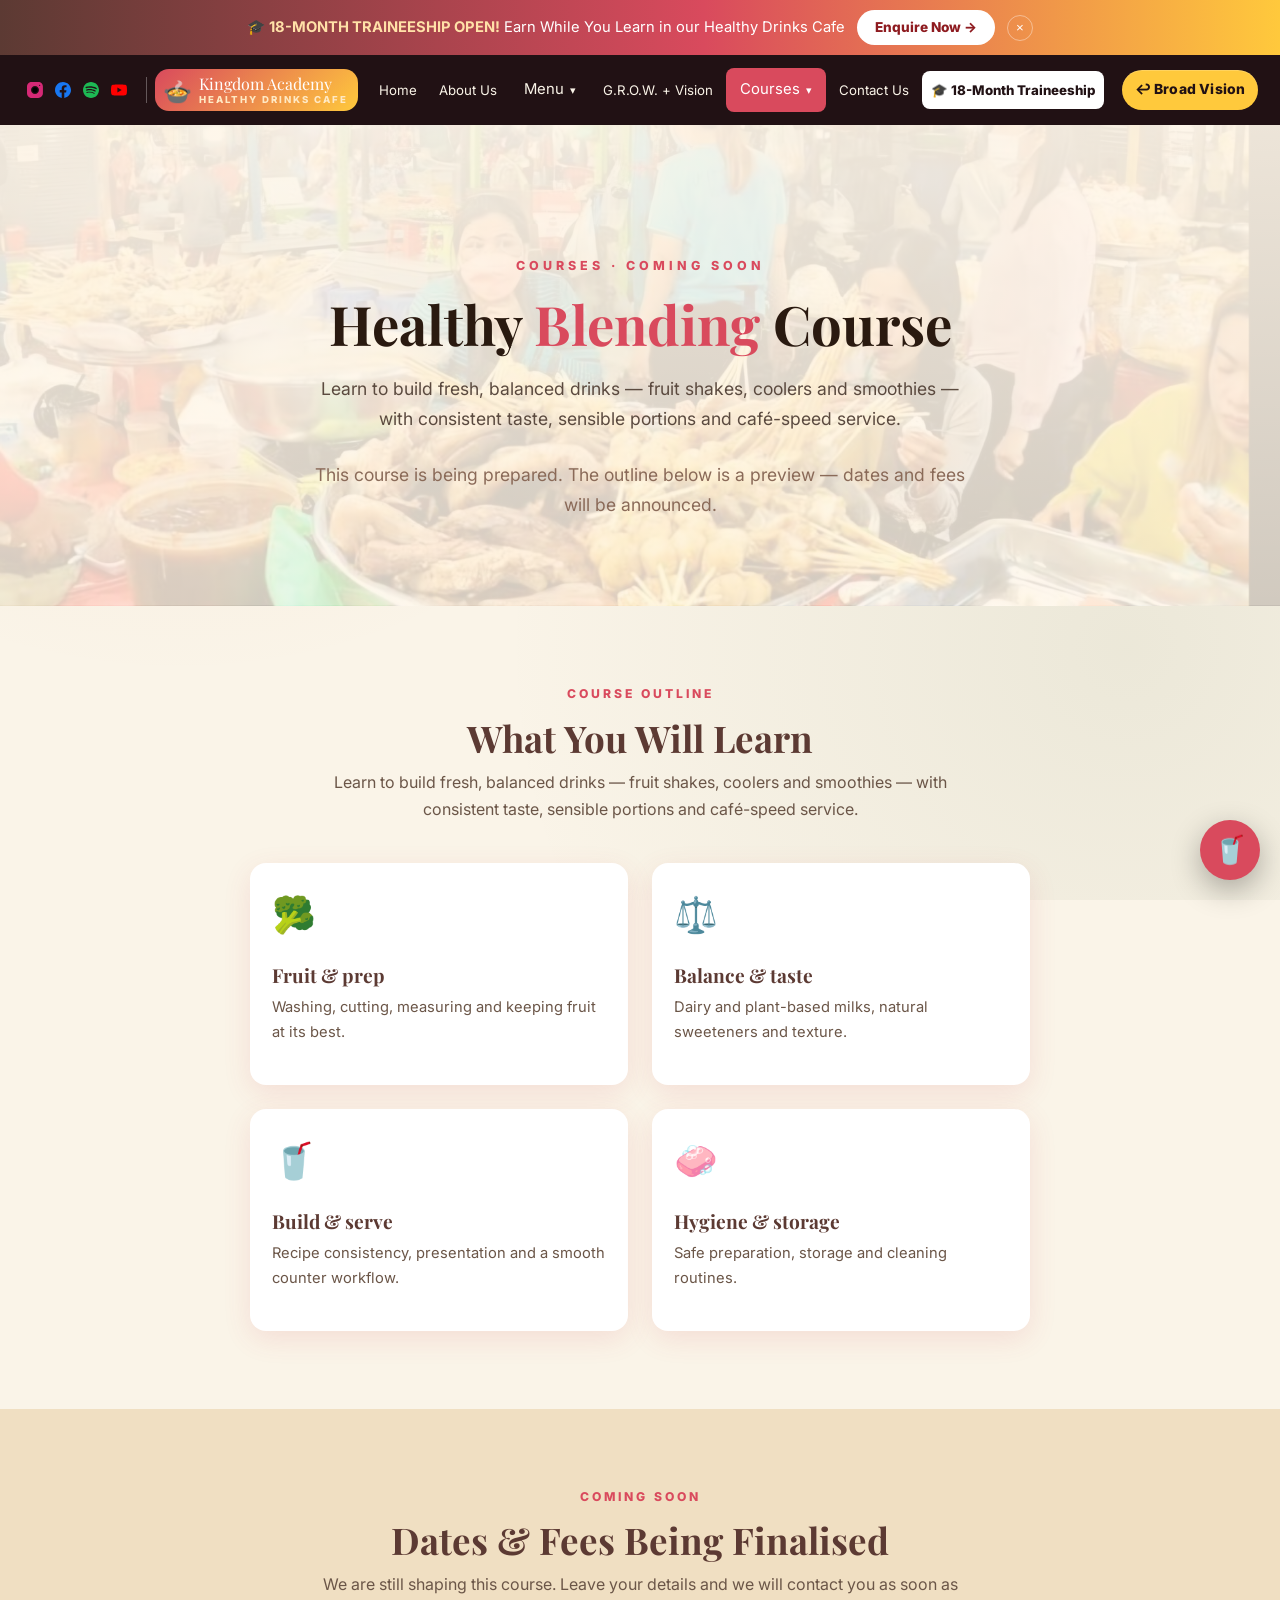
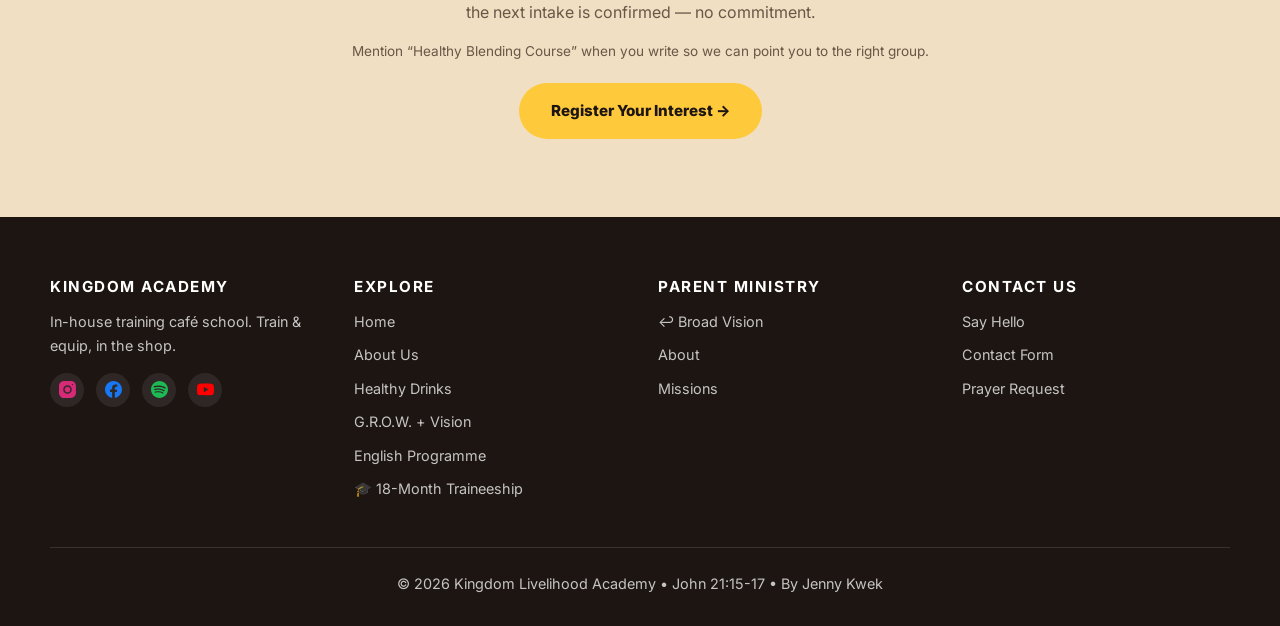
<file: course-blending.html>
﻿<!DOCTYPE html>
<html lang="en">
<head>
  <meta charset="UTF-8" />
  <meta name="viewport" content="width=device-width, initial-scale=1.0" />
  <title>Healthy Blending Course — Coming Soon | Kingdom Academy In-House Training Café School</title>
  <meta name="description" content="Learn to build fresh, balanced drinks — fruit shakes, coolers and smoothies — with consistent taste, sensible portions and café-speed service. A short practical course from Kingdom Academy. Full outline, dates and fees coming soon." />
  <link rel="preconnect" href="https://fonts.googleapis.com" />
  <link rel="preconnect" href="https://fonts.gstatic.com" crossorigin />
  <link href="https://fonts.googleapis.com/css2?family=Inter:wght@400;600;700;800&family=Playfair+Display:wght@600;700;800&display=swap" rel="stylesheet" />
  <link rel="stylesheet" href="style.css?v=72" />
  <link rel="icon" href="data:image/svg+xml,<svg xmlns='http://www.w3.org/2000/svg' viewBox='0 0 100 100'><text y='.9em' font-size='90'>🥤</text></svg>" />
</head>
<body>
  <div class="recruit-banner" id="recruitBanner">
    <span id="bannerMsg">🎓 <strong>18-MONTH TRAINEESHIP OPEN!</strong> Earn While You Learn in our Healthy Drinks Cafe</span>
    <a class="cta" id="bannerCta" href="interns.html">Enquire Now →</a>
    <button class="close-banner" onclick="document.getElementById('recruitBanner').classList.add('hide')">×</button>
  </div>

  <nav class="navbar">
    <div class="nav-inner">
      <div class="nav-socials">
        <a href="https://www.instagram.com/spiritualwalk333" target="_blank" rel="noopener" aria-label="Instagram"><svg viewBox="0 0 20 20" width="16" height="16" aria-hidden="true"><circle cx="10" cy="10" r="3.3"/><path fill="currentColor" d="M14.2,0H5.8C2.6,0,0,2.6,0,5.8v8.3C0,17.4,2.6,20,5.8,20h8.3c3.2,0,5.8-2.6,5.8-5.8V5.8C20,2.6,17.4,0,14.2,0zM10,15c-2.8,0-5-2.2-5-5s2.2-5,5-5s5,2.2,5,5S12.8,15,10,15z M15.8,5C15.4,5,15,4.6,15,4.2s0.4-0.8,0.8-0.8s0.8,0.4,0.8,0.8S16.3,5,15.8,5z"/></svg></a>
        <a href="https://www.facebook.com/share/17rr8SM1SV" target="_blank" rel="noopener" aria-label="Facebook"><svg viewBox="0 0 20 20" width="16" height="16" aria-hidden="true"><path fill="currentColor" d="M20,10.1c0-5.5-4.5-10-10-10S0,4.5,0,10.1c0,5,3.7,9.1,8.4,9.9v-7H5.9v-2.9h2.5V7.9C8.4,5.4,9.9,4,12.2,4c1.1,0,2.2,0.2,2.2,0.2v2.5h-1.3c-1.2,0-1.6,0.8-1.6,1.6v1.9h2.8L13.9,13h-2.3v7C16.3,19.2,20,15.1,20,10.1z"/></svg></a>
        <a href="https://open.spotify.com/show/0a6FLmbbuEbCT5A371Neod?si=fbc7a15857954547" target="_blank" rel="noopener" aria-label="Spotify"><svg viewBox="0 0 24 24" width="16" height="16" aria-hidden="true"><path fill="currentColor" d="M12 0C5.4 0 0 5.4 0 12s5.4 12 12 12 12-5.4 12-12S18.66 0 12 0zm5.521 17.34c-.24.359-.66.48-1.021.24-2.82-1.74-6.36-2.101-10.561-1.141-.418.122-.779-.179-.899-.539-.12-.421.18-.78.54-.9 4.56-1.021 8.52-.6 11.64 1.32.42.18.479.659.301 1.02zm1.44-3.3c-.301.42-.841.6-1.262.3-3.239-1.98-8.159-2.58-11.939-1.38-.479.12-1.02-.12-1.14-.6-.12-.48.12-1.021.6-1.141C9.6 9.9 15 10.561 18.72 12.84c.361.181.54.78.241 1.2zm.12-3.36C15.24 8.4 8.82 8.16 5.16 9.301c-.6.179-1.2-.181-1.38-.721-.18-.601.18-1.2.72-1.381 4.26-1.26 11.28-1.02 15.721 1.621.539.3.719 1.02.419 1.56-.299.421-1.02.599-1.559.3z"/></svg></a>
        <a href="https://www.youtube.com/@DailyDevotions-Chr1st" target="_blank" rel="noopener" aria-label="YouTube"><svg viewBox="0 0 20 20" width="16" height="16" aria-hidden="true"><path fill="currentColor" d="M19.6,5.2c-0.2-0.9-0.8-1.6-1.7-1.8C16.3,3,10,3,10,3S3.7,3,2.1,3.4C1.2,3.6,0.6,4.3,0.4,5.2C0,6.8,0,10,0,10s0,3.2,0.4,4.8c0.2,0.9,0.8,1.6,1.7,1.8C3.7,17,10,17,10,17s6.3,0,7.9-0.4c0.9-0.2,1.5-0.9,1.7-1.8C20,13.2,20,10,20,10S20,6.8,19.6,5.2z M8,13.2V6.8l5.4,3.2L8,13.2z"/></svg></a>
      </div>
      <a href="index.html" class="nav-logo"><span class="logo-box"><span class="logo-icon">🍲</span><span class="logo-words">Kingdom Academy<small>Healthy Drinks Cafe</small></span></span></a>
      <button class="hamburger" aria-label="Menu"><span></span><span></span><span></span></button>
      <ul class="nav-links">
        <li><a href="index.html">Home</a></li>
<li><a href="message.html">About Us</a></li>
                <li class="nav-drop">
          <button type="button" class="nav-drop-btn" aria-expanded="false" aria-haspopup="true">Menu <span class="caret" aria-hidden="true">▾</span></button>
          <ul class="nav-drop-menu">
            <li><a href="menu.html">Healthy Drinks</a></li>
          </ul>
        </li>
        <li><a href="about.html">G.R.O.W. + Vision</a></li>
                        <li class="nav-drop is-current">
          <button type="button" class="nav-drop-btn" aria-expanded="false" aria-haspopup="true">Courses <span class="caret" aria-hidden="true">▾</span></button>
          <ul class="nav-drop-menu">
            <li><a href="english.html">English Programme</a></li>
            <li><a href="course-blending.html" class="is-soon active">Healthy Blending Course <span class="soon-tag">Soon</span></a></li>
            <li><a href="course-soup-noodles.html" class="is-soon">Soup Noodle Course (short) <span class="soon-tag">Soon</span></a></li>
            <li><a href="course-computer.html" class="is-soon">Computer Course (short) <span class="soon-tag">Soon</span></a></li>
            <li><a href="course-business-writing.html" class="is-soon">Email Writing &amp; Other Business Writings <span class="soon-tag">Soon</span></a></li>
          </ul>
        </li>
                <li><a href="contact.html">Contact Us</a></li>
        <li><a href="interns.html" class="hire">🎓 18-Month Traineeship</a></li>
        <li><a target="_blank" rel="noopener" href="https://isaac3780.github.io/echofromabove/charity-site/index.html" class="back">↩ Broad Vision</a></li>
        <li class="nav-soc">
          <div class="nav-soc-icons">
            <a href="https://www.instagram.com/spiritualwalk333" target="_blank" rel="noopener" aria-label="Instagram"><svg viewBox="0 0 20 20" width="20" height="20" aria-hidden="true"><circle cx="10" cy="10" r="3.3"/><path fill="currentColor" d="M14.2,0H5.8C2.6,0,0,2.6,0,5.8v8.3C0,17.4,2.6,20,5.8,20h8.3c3.2,0,5.8-2.6,5.8-5.8V5.8C20,2.6,17.4,0,14.2,0zM10,15c-2.8,0-5-2.2-5-5s2.2-5,5-5s5,2.2,5,5S12.8,15,10,15z M15.8,5C15.4,5,15,4.6,15,4.2s0.4-0.8,0.8-0.8s0.8,0.4,0.8,0.8S16.3,5,15.8,5z"/></svg></a>
            <a href="https://www.facebook.com/share/17rr8SM1SV" target="_blank" rel="noopener" aria-label="Facebook"><svg viewBox="0 0 20 20" width="20" height="20" aria-hidden="true"><path fill="currentColor" d="M20,10.1c0-5.5-4.5-10-10-10S0,4.5,0,10.1c0,5,3.7,9.1,8.4,9.9v-7H5.9v-2.9h2.5V7.9C8.4,5.4,9.9,4,12.2,4c1.1,0,2.2,0.2,2.2,0.2v2.5h-1.3c-1.2,0-1.6,0.8-1.6,1.6v1.9h2.8L13.9,13h-2.3v7C16.3,19.2,20,15.1,20,10.1z"/></svg></a>
            <a href="https://open.spotify.com/show/0a6FLmbbuEbCT5A371Neod?si=fbc7a15857954547" target="_blank" rel="noopener" aria-label="Spotify"><svg viewBox="0 0 24 24" width="20" height="20" aria-hidden="true"><path fill="currentColor" d="M12 0C5.4 0 0 5.4 0 12s5.4 12 12 12 12-5.4 12-12S18.66 0 12 0zm5.521 17.34c-.24.359-.66.48-1.021.24-2.82-1.74-6.36-2.101-10.561-1.141-.418.122-.779-.179-.899-.539-.12-.421.18-.78.54-.9 4.56-1.021 8.52-.6 11.64 1.32.42.18.479.659.301 1.02zm1.44-3.3c-.301.42-.841.6-1.262.3-3.239-1.98-8.159-2.58-11.939-1.38-.479.12-1.02-.12-1.14-.6-.12-.48.12-1.021.6-1.141C9.6 9.9 15 10.561 18.72 12.84c.361.181.54.78.241 1.2zm.12-3.36C15.24 8.4 8.82 8.16 5.16 9.301c-.6.179-1.2-.181-1.38-.721-.18-.601.18-1.2.72-1.381 4.26-1.26 11.28-1.02 15.721 1.621.539.3.719 1.02.419 1.56-.299.421-1.02.599-1.559.3z"/></svg></a>
            <a href="https://www.youtube.com/@DailyDevotions-Chr1st" target="_blank" rel="noopener" aria-label="YouTube"><svg viewBox="0 0 20 20" width="20" height="20" aria-hidden="true"><path fill="currentColor" d="M19.6,5.2c-0.2-0.9-0.8-1.6-1.7-1.8C16.3,3,10,3,10,3S3.7,3,2.1,3.4C1.2,3.6,0.6,4.3,0.4,5.2C0,6.8,0,10,0,10s0,3.2,0.4,4.8c0.2,0.9,0.8,1.6,1.7,1.8C3.7,17,10,17,10,17s6.3,0,7.9-0.4c0.9-0.2,1.5-0.9,1.7-1.8C20,13.2,20,10,20,10S20,6.8,19.6,5.2z M8,13.2V6.8l5.4,3.2L8,13.2z"/></svg></a>
          </div>
        </li>
      </ul>
    </div>
  </nav>

  <header class="hero hero-small" style="--hero-photo:url('photos/hero-02.jpeg')">
    <div class="hero-content">
      <div class="hero-kicker">Courses · Coming Soon</div>
      <h1>Healthy <em>Blending</em> Course</h1>
      <p>Learn to build fresh, balanced drinks — fruit shakes, coolers and smoothies — with consistent taste, sensible portions and café-speed service.</p>
      <p class="note" style="color:#8a6a58;">This course is being prepared. The outline below is a preview — dates and fees will be announced.</p>
    </div>
  </header>

  <section class="section">
    <div class="wrap">
      <div class="section-title">
        <div class="kicker">Course Outline</div>
        <h2>What You Will Learn</h2>
        <p>Learn to build fresh, balanced drinks — fruit shakes, coolers and smoothies — with consistent taste, sensible portions and café-speed service.</p>
      </div>
      <div class="cards cards-2">
        <div class="card"><div class="icon">🥦</div><div class="card-body"><h3>Fruit &amp; prep</h3><p>Washing, cutting, measuring and keeping fruit at its best.</p></div></div>
        <div class="card"><div class="icon">⚖️</div><div class="card-body"><h3>Balance &amp; taste</h3><p>Dairy and plant-based milks, natural sweeteners and texture.</p></div></div>
        <div class="card"><div class="icon">🥤</div><div class="card-body"><h3>Build &amp; serve</h3><p>Recipe consistency, presentation and a smooth counter workflow.</p></div></div>
        <div class="card"><div class="icon">🧼</div><div class="card-body"><h3>Hygiene &amp; storage</h3><p>Safe preparation, storage and cleaning routines.</p></div></div>
      </div>
    </div>
  </section>

  <section class="section section-alt">
    <div class="wrap">
      <div class="section-title">
        <div class="kicker">Coming Soon</div>
        <h2>Dates &amp; Fees Being Finalised</h2>
        <p>We are still shaping this course. Leave your details and we will contact you as soon as the next intake is confirmed — no commitment.</p>
      </div>
      <p class="note" style="text-align:center;">Mention “Healthy Blending Course” when you write so we can point you to the right group.</p>
      <p style="text-align:center;margin-top:20px;"><a class="btn btn-broth" href="contact.html">Register Your Interest →</a></p>
    </div>
  </section>

<footer>
    <div class="footer-grid">
      <div><h4>Kingdom Academy</h4><p style="max-width:280px;">In-house training café school. Train &amp; equip, in the shop.</p><div class="footer-socials">
          <a href="https://www.instagram.com/spiritualwalk333" target="_blank" rel="noopener" aria-label="Instagram"><svg viewBox="0 0 20 20" width="17" height="17" aria-hidden="true"><circle cx="10" cy="10" r="3.3"/><path fill="currentColor" d="M14.2,0H5.8C2.6,0,0,2.6,0,5.8v8.3C0,17.4,2.6,20,5.8,20h8.3c3.2,0,5.8-2.6,5.8-5.8V5.8C20,2.6,17.4,0,14.2,0zM10,15c-2.8,0-5-2.2-5-5s2.2-5,5-5s5,2.2,5,5S12.8,15,10,15z M15.8,5C15.4,5,15,4.6,15,4.2s0.4-0.8,0.8-0.8s0.8,0.4,0.8,0.8S16.3,5,15.8,5z"/></svg></a>
          <a href="https://www.facebook.com/share/17rr8SM1SV" target="_blank" rel="noopener" aria-label="Facebook"><svg viewBox="0 0 20 20" width="17" height="17" aria-hidden="true"><path fill="currentColor" d="M20,10.1c0-5.5-4.5-10-10-10S0,4.5,0,10.1c0,5,3.7,9.1,8.4,9.9v-7H5.9v-2.9h2.5V7.9C8.4,5.4,9.9,4,12.2,4c1.1,0,2.2,0.2,2.2,0.2v2.5h-1.3c-1.2,0-1.6,0.8-1.6,1.6v1.9h2.8L13.9,13h-2.3v7C16.3,19.2,20,15.1,20,10.1z"/></svg></a>
          <a href="https://open.spotify.com/show/0a6FLmbbuEbCT5A371Neod?si=fbc7a15857954547" target="_blank" rel="noopener" aria-label="Spotify"><svg viewBox="0 0 24 24" width="17" height="17" aria-hidden="true"><path fill="currentColor" d="M12 0C5.4 0 0 5.4 0 12s5.4 12 12 12 12-5.4 12-12S18.66 0 12 0zm5.521 17.34c-.24.359-.66.48-1.021.24-2.82-1.74-6.36-2.101-10.561-1.141-.418.122-.779-.179-.899-.539-.12-.421.18-.78.54-.9 4.56-1.021 8.52-.6 11.64 1.32.42.18.479.659.301 1.02zm1.44-3.3c-.301.42-.841.6-1.262.3-3.239-1.98-8.159-2.58-11.939-1.38-.479.12-1.02-.12-1.14-.6-.12-.48.12-1.021.6-1.141C9.6 9.9 15 10.561 18.72 12.84c.361.181.54.78.241 1.2zm.12-3.36C15.24 8.4 8.82 8.16 5.16 9.301c-.6.179-1.2-.181-1.38-.721-.18-.601.18-1.2.72-1.381 4.26-1.26 11.28-1.02 15.721 1.621.539.3.719 1.02.419 1.56-.299.421-1.02.599-1.559.3z"/></svg></a>
          <a href="https://www.youtube.com/@DailyDevotions-Chr1st" target="_blank" rel="noopener" aria-label="YouTube"><svg viewBox="0 0 20 20" width="17" height="17" aria-hidden="true"><path fill="currentColor" d="M19.6,5.2c-0.2-0.9-0.8-1.6-1.7-1.8C16.3,3,10,3,10,3S3.7,3,2.1,3.4C1.2,3.6,0.6,4.3,0.4,5.2C0,6.8,0,10,0,10s0,3.2,0.4,4.8c0.2,0.9,0.8,1.6,1.7,1.8C3.7,17,10,17,10,17s6.3,0,7.9-0.4c0.9-0.2,1.5-0.9,1.7-1.8C20,13.2,20,10,20,10S20,6.8,19.6,5.2z M8,13.2V6.8l5.4,3.2L8,13.2z"/></svg></a>
        </div></div>
      <div><h4>Explore</h4><ul><li><a href="index.html">Home</a></li><li><a href="message.html">About Us</a></li><li><a href="menu.html">Healthy Drinks</a></li><li><a href="about.html">G.R.O.W. + Vision</a></li><li><a href="english.html">English Programme</a></li><li><a href="interns.html">🎓 18-Month Traineeship</a></li></ul></div>
      <div><h4>Parent Ministry</h4><ul><li><a target="_blank" rel="noopener" href="https://isaac3780.github.io/echofromabove/charity-site/index.html">↩ Broad Vision</a></li><li><a target="_blank" rel="noopener" href="https://isaac3780.github.io/echofromabove/charity-site/about.html">About</a></li><li><a target="_blank" rel="noopener" href="https://isaac3780.github.io/echofromabove/charity-site/mission.html">Missions</a></li></ul></div>
      <div><h4>Contact Us</h4><ul><li><a href="contact.html">Say Hello</a></li><li><a href="https://forms.gle/yKgfLnRqDMRPCcc16" target="_blank" rel="noopener">Contact Form</a></li><li><a href="https://forms.gle/M6q2qT2wRfyZ9fyo7" target="_blank" rel="noopener">Prayer Request</a></li></ul></div>
    </div>
    <div class="footer-bottom">© 2026 Kingdom Livelihood Academy • John 21:15-17 • By Jenny Kwek</div>
  </footer>

  <button class="chat-fab" id="chatFab" aria-label="Chat">🥤</button>
  <div class="chatbox" id="chatbox">
    <header style="background:var(--chili);color:#fff;padding:14px 16px;"><b>Slurpy — Academy Buddy 🤖</b><span style="font-size:.78rem;opacity:.8;">Tap a suggestion or type below</span></header>
    <div class="chatlog" id="chatlog"><div class="msg bot">Hi! I'm Slurpy 🥤 Tap below or ask me anything!</div></div>
    <div class="chatinput"><input id="chatText" placeholder="Type your question..." /><button id="chatSend">➤</button></div>
    <a class="chat-wa" href="https://wa.me/6591014472" target="_blank" rel="noopener" aria-label="Chat on WhatsApp"><svg viewBox="0 0 24 24" width="15" height="15" aria-hidden="true"><path fill="currentColor" d="M17.472 14.382c-.297-.149-1.758-.867-2.03-.967-.273-.099-.471-.148-.67.15-.197.297-.767.966-.94 1.164-.173.199-.347.223-.644.075-.297-.15-1.255-.463-2.39-1.475-.883-.788-1.48-1.761-1.653-2.059-.173-.297-.018-.458.13-.606.134-.133.297-.347.446-.52.149-.174.198-.298.297-.497.1-.198.05-.371-.025-.52-.074-.149-.668-1.612-.916-2.207-.242-.579-.487-.5-.669-.51-.173-.008-.371-.01-.57-.01-.198 0-.52.074-.792.372-.272.297-1.04 1.016-1.04 2.479 0 1.462 1.065 2.875 1.213 3.074.149.198 2.096 3.2 5.077 4.487.709.306 1.262.489 1.694.625.712.227 1.36.195 1.871.118.571-.085 1.758-.719 2.006-1.413.248-.694.248-1.289.173-1.413-.074-.124-.272-.198-.57-.347m-5.421 7.403h-.004a9.87 9.87 0 01-5.031-1.378l-.361-.214-3.741.982.998-3.648-.235-.374a9.86 9.86 0 01-1.51-5.26c.001-5.45 4.436-9.884 9.888-9.884 2.64 0 5.122 1.03 6.988 2.898a9.825 9.825 0 012.893 6.994c-.003 5.45-4.437 9.884-9.885 9.884m8.413-18.297A11.815 11.815 0 0012.05 0C5.495 0 .16 5.335.157 11.892c0 2.096.547 4.142 1.588 5.945L.057 24l6.305-1.654a11.882 11.882 0 005.683 1.448h.005c6.554 0 11.89-5.335 11.893-11.893a11.821 11.821 0 00-3.48-8.413z"/></svg><span>&nbsp;Message us on WhatsApp</span></a>
  </div>
  <div class="overlay" id="overlay"></div>
  <div class="toast" id="toast"></div>
  <script src="script.js"></script>
</body>
</html>
</file>
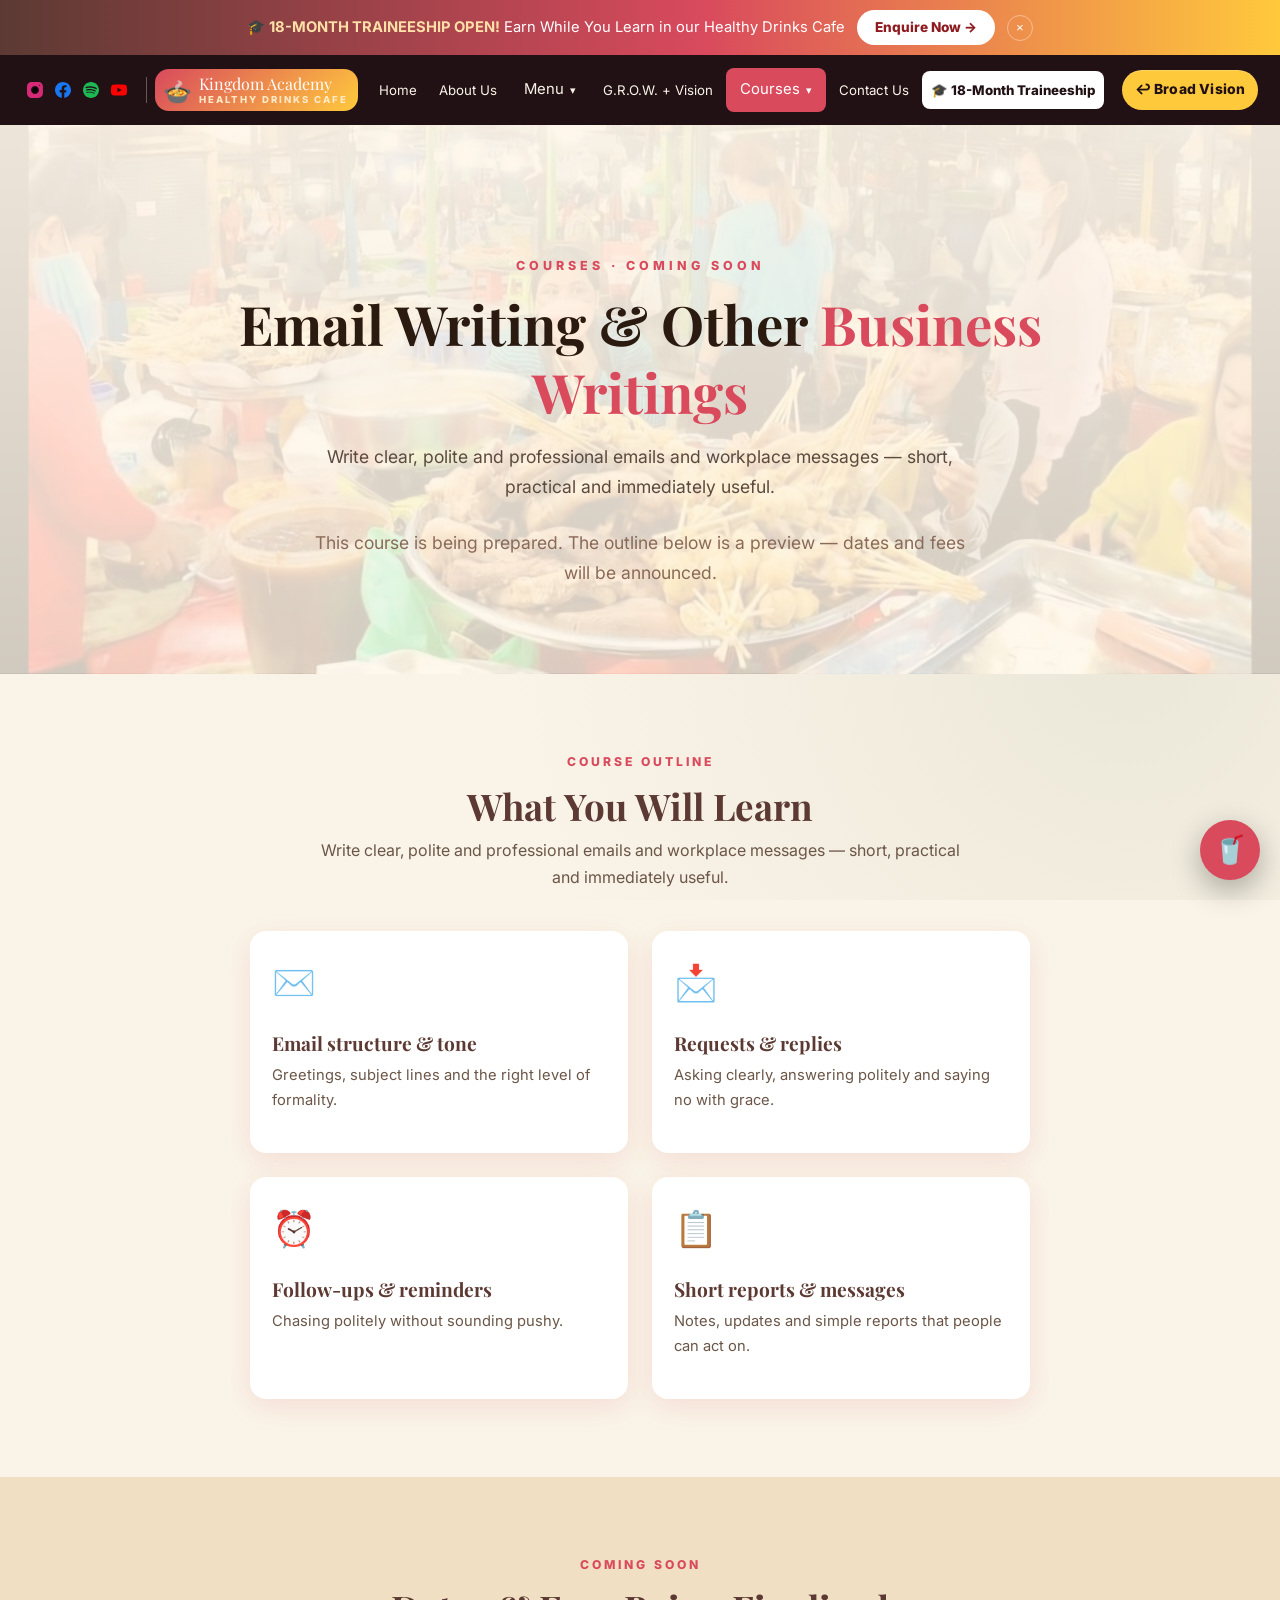
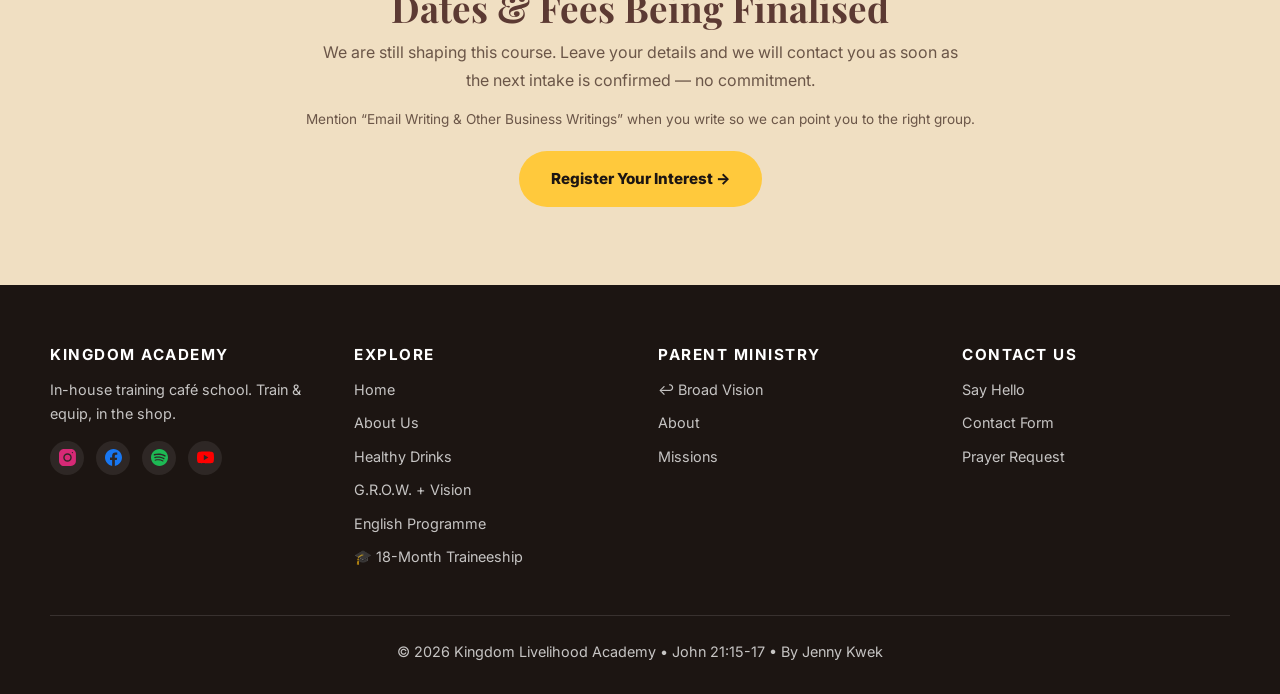
<file: course-business-writing.html>
﻿<!DOCTYPE html>
<html lang="en">
<head>
  <meta charset="UTF-8" />
  <meta name="viewport" content="width=device-width, initial-scale=1.0" />
  <title>Email Writing &amp; Other Business Writings — Coming Soon | Kingdom Academy In-House Training Café School</title>
  <meta name="description" content="Write clear, polite and professional emails and workplace messages — short, practical and immediately useful. A short practical course from Kingdom Academy. Full outline, dates and fees coming soon." />
  <link rel="preconnect" href="https://fonts.googleapis.com" />
  <link rel="preconnect" href="https://fonts.gstatic.com" crossorigin />
  <link href="https://fonts.googleapis.com/css2?family=Inter:wght@400;600;700;800&family=Playfair+Display:wght@600;700;800&display=swap" rel="stylesheet" />
  <link rel="stylesheet" href="style.css?v=72" />
  <link rel="icon" href="data:image/svg+xml,<svg xmlns='http://www.w3.org/2000/svg' viewBox='0 0 100 100'><text y='.9em' font-size='90'>🥤</text></svg>" />
</head>
<body>
  <div class="recruit-banner" id="recruitBanner">
    <span id="bannerMsg">🎓 <strong>18-MONTH TRAINEESHIP OPEN!</strong> Earn While You Learn in our Healthy Drinks Cafe</span>
    <a class="cta" id="bannerCta" href="interns.html">Enquire Now →</a>
    <button class="close-banner" onclick="document.getElementById('recruitBanner').classList.add('hide')">×</button>
  </div>

  <nav class="navbar">
    <div class="nav-inner">
      <div class="nav-socials">
        <a href="https://www.instagram.com/spiritualwalk333" target="_blank" rel="noopener" aria-label="Instagram"><svg viewBox="0 0 20 20" width="16" height="16" aria-hidden="true"><circle cx="10" cy="10" r="3.3"/><path fill="currentColor" d="M14.2,0H5.8C2.6,0,0,2.6,0,5.8v8.3C0,17.4,2.6,20,5.8,20h8.3c3.2,0,5.8-2.6,5.8-5.8V5.8C20,2.6,17.4,0,14.2,0zM10,15c-2.8,0-5-2.2-5-5s2.2-5,5-5s5,2.2,5,5S12.8,15,10,15z M15.8,5C15.4,5,15,4.6,15,4.2s0.4-0.8,0.8-0.8s0.8,0.4,0.8,0.8S16.3,5,15.8,5z"/></svg></a>
        <a href="https://www.facebook.com/share/17rr8SM1SV" target="_blank" rel="noopener" aria-label="Facebook"><svg viewBox="0 0 20 20" width="16" height="16" aria-hidden="true"><path fill="currentColor" d="M20,10.1c0-5.5-4.5-10-10-10S0,4.5,0,10.1c0,5,3.7,9.1,8.4,9.9v-7H5.9v-2.9h2.5V7.9C8.4,5.4,9.9,4,12.2,4c1.1,0,2.2,0.2,2.2,0.2v2.5h-1.3c-1.2,0-1.6,0.8-1.6,1.6v1.9h2.8L13.9,13h-2.3v7C16.3,19.2,20,15.1,20,10.1z"/></svg></a>
        <a href="https://open.spotify.com/show/0a6FLmbbuEbCT5A371Neod?si=fbc7a15857954547" target="_blank" rel="noopener" aria-label="Spotify"><svg viewBox="0 0 24 24" width="16" height="16" aria-hidden="true"><path fill="currentColor" d="M12 0C5.4 0 0 5.4 0 12s5.4 12 12 12 12-5.4 12-12S18.66 0 12 0zm5.521 17.34c-.24.359-.66.48-1.021.24-2.82-1.74-6.36-2.101-10.561-1.141-.418.122-.779-.179-.899-.539-.12-.421.18-.78.54-.9 4.56-1.021 8.52-.6 11.64 1.32.42.18.479.659.301 1.02zm1.44-3.3c-.301.42-.841.6-1.262.3-3.239-1.98-8.159-2.58-11.939-1.38-.479.12-1.02-.12-1.14-.6-.12-.48.12-1.021.6-1.141C9.6 9.9 15 10.561 18.72 12.84c.361.181.54.78.241 1.2zm.12-3.36C15.24 8.4 8.82 8.16 5.16 9.301c-.6.179-1.2-.181-1.38-.721-.18-.601.18-1.2.72-1.381 4.26-1.26 11.28-1.02 15.721 1.621.539.3.719 1.02.419 1.56-.299.421-1.02.599-1.559.3z"/></svg></a>
        <a href="https://www.youtube.com/@DailyDevotions-Chr1st" target="_blank" rel="noopener" aria-label="YouTube"><svg viewBox="0 0 20 20" width="16" height="16" aria-hidden="true"><path fill="currentColor" d="M19.6,5.2c-0.2-0.9-0.8-1.6-1.7-1.8C16.3,3,10,3,10,3S3.7,3,2.1,3.4C1.2,3.6,0.6,4.3,0.4,5.2C0,6.8,0,10,0,10s0,3.2,0.4,4.8c0.2,0.9,0.8,1.6,1.7,1.8C3.7,17,10,17,10,17s6.3,0,7.9-0.4c0.9-0.2,1.5-0.9,1.7-1.8C20,13.2,20,10,20,10S20,6.8,19.6,5.2z M8,13.2V6.8l5.4,3.2L8,13.2z"/></svg></a>
      </div>
      <a href="index.html" class="nav-logo"><span class="logo-box"><span class="logo-icon">🍲</span><span class="logo-words">Kingdom Academy<small>Healthy Drinks Cafe</small></span></span></a>
      <button class="hamburger" aria-label="Menu"><span></span><span></span><span></span></button>
      <ul class="nav-links">
        <li><a href="index.html">Home</a></li>
<li><a href="message.html">About Us</a></li>
                <li class="nav-drop">
          <button type="button" class="nav-drop-btn" aria-expanded="false" aria-haspopup="true">Menu <span class="caret" aria-hidden="true">▾</span></button>
          <ul class="nav-drop-menu">
            <li><a href="menu.html">Healthy Drinks</a></li>
          </ul>
        </li>
        <li><a href="about.html">G.R.O.W. + Vision</a></li>
                        <li class="nav-drop is-current">
          <button type="button" class="nav-drop-btn" aria-expanded="false" aria-haspopup="true">Courses <span class="caret" aria-hidden="true">▾</span></button>
          <ul class="nav-drop-menu">
            <li><a href="english.html">English Programme</a></li>
            <li><a href="course-blending.html" class="is-soon">Healthy Blending Course <span class="soon-tag">Soon</span></a></li>
            <li><a href="course-soup-noodles.html" class="is-soon">Soup Noodle Course (short) <span class="soon-tag">Soon</span></a></li>
            <li><a href="course-computer.html" class="is-soon">Computer Course (short) <span class="soon-tag">Soon</span></a></li>
            <li><a href="course-business-writing.html" class="is-soon active">Email Writing &amp; Other Business Writings <span class="soon-tag">Soon</span></a></li>
          </ul>
        </li>
                <li><a href="contact.html">Contact Us</a></li>
        <li><a href="interns.html" class="hire">🎓 18-Month Traineeship</a></li>
        <li><a target="_blank" rel="noopener" href="https://isaac3780.github.io/echofromabove/charity-site/index.html" class="back">↩ Broad Vision</a></li>
        <li class="nav-soc">
          <div class="nav-soc-icons">
            <a href="https://www.instagram.com/spiritualwalk333" target="_blank" rel="noopener" aria-label="Instagram"><svg viewBox="0 0 20 20" width="20" height="20" aria-hidden="true"><circle cx="10" cy="10" r="3.3"/><path fill="currentColor" d="M14.2,0H5.8C2.6,0,0,2.6,0,5.8v8.3C0,17.4,2.6,20,5.8,20h8.3c3.2,0,5.8-2.6,5.8-5.8V5.8C20,2.6,17.4,0,14.2,0zM10,15c-2.8,0-5-2.2-5-5s2.2-5,5-5s5,2.2,5,5S12.8,15,10,15z M15.8,5C15.4,5,15,4.6,15,4.2s0.4-0.8,0.8-0.8s0.8,0.4,0.8,0.8S16.3,5,15.8,5z"/></svg></a>
            <a href="https://www.facebook.com/share/17rr8SM1SV" target="_blank" rel="noopener" aria-label="Facebook"><svg viewBox="0 0 20 20" width="20" height="20" aria-hidden="true"><path fill="currentColor" d="M20,10.1c0-5.5-4.5-10-10-10S0,4.5,0,10.1c0,5,3.7,9.1,8.4,9.9v-7H5.9v-2.9h2.5V7.9C8.4,5.4,9.9,4,12.2,4c1.1,0,2.2,0.2,2.2,0.2v2.5h-1.3c-1.2,0-1.6,0.8-1.6,1.6v1.9h2.8L13.9,13h-2.3v7C16.3,19.2,20,15.1,20,10.1z"/></svg></a>
            <a href="https://open.spotify.com/show/0a6FLmbbuEbCT5A371Neod?si=fbc7a15857954547" target="_blank" rel="noopener" aria-label="Spotify"><svg viewBox="0 0 24 24" width="20" height="20" aria-hidden="true"><path fill="currentColor" d="M12 0C5.4 0 0 5.4 0 12s5.4 12 12 12 12-5.4 12-12S18.66 0 12 0zm5.521 17.34c-.24.359-.66.48-1.021.24-2.82-1.74-6.36-2.101-10.561-1.141-.418.122-.779-.179-.899-.539-.12-.421.18-.78.54-.9 4.56-1.021 8.52-.6 11.64 1.32.42.18.479.659.301 1.02zm1.44-3.3c-.301.42-.841.6-1.262.3-3.239-1.98-8.159-2.58-11.939-1.38-.479.12-1.02-.12-1.14-.6-.12-.48.12-1.021.6-1.141C9.6 9.9 15 10.561 18.72 12.84c.361.181.54.78.241 1.2zm.12-3.36C15.24 8.4 8.82 8.16 5.16 9.301c-.6.179-1.2-.181-1.38-.721-.18-.601.18-1.2.72-1.381 4.26-1.26 11.28-1.02 15.721 1.621.539.3.719 1.02.419 1.56-.299.421-1.02.599-1.559.3z"/></svg></a>
            <a href="https://www.youtube.com/@DailyDevotions-Chr1st" target="_blank" rel="noopener" aria-label="YouTube"><svg viewBox="0 0 20 20" width="20" height="20" aria-hidden="true"><path fill="currentColor" d="M19.6,5.2c-0.2-0.9-0.8-1.6-1.7-1.8C16.3,3,10,3,10,3S3.7,3,2.1,3.4C1.2,3.6,0.6,4.3,0.4,5.2C0,6.8,0,10,0,10s0,3.2,0.4,4.8c0.2,0.9,0.8,1.6,1.7,1.8C3.7,17,10,17,10,17s6.3,0,7.9-0.4c0.9-0.2,1.5-0.9,1.7-1.8C20,13.2,20,10,20,10S20,6.8,19.6,5.2z M8,13.2V6.8l5.4,3.2L8,13.2z"/></svg></a>
          </div>
        </li>
      </ul>
    </div>
  </nav>

  <header class="hero hero-small" style="--hero-photo:url('photos/hero-03.jpeg')">
    <div class="hero-content">
      <div class="hero-kicker">Courses · Coming Soon</div>
      <h1>Email Writing &amp; Other <em>Business Writings</em></h1>
      <p>Write clear, polite and professional emails and workplace messages — short, practical and immediately useful.</p>
      <p class="note" style="color:#8a6a58;">This course is being prepared. The outline below is a preview — dates and fees will be announced.</p>
    </div>
  </header>

  <section class="section">
    <div class="wrap">
      <div class="section-title">
        <div class="kicker">Course Outline</div>
        <h2>What You Will Learn</h2>
        <p>Write clear, polite and professional emails and workplace messages — short, practical and immediately useful.</p>
      </div>
      <div class="cards cards-2">
        <div class="card"><div class="icon">✉️</div><div class="card-body"><h3>Email structure &amp; tone</h3><p>Greetings, subject lines and the right level of formality.</p></div></div>
        <div class="card"><div class="icon">📩</div><div class="card-body"><h3>Requests &amp; replies</h3><p>Asking clearly, answering politely and saying no with grace.</p></div></div>
        <div class="card"><div class="icon">⏰</div><div class="card-body"><h3>Follow-ups &amp; reminders</h3><p>Chasing politely without sounding pushy.</p></div></div>
        <div class="card"><div class="icon">📋</div><div class="card-body"><h3>Short reports &amp; messages</h3><p>Notes, updates and simple reports that people can act on.</p></div></div>
      </div>
    </div>
  </section>

  <section class="section section-alt">
    <div class="wrap">
      <div class="section-title">
        <div class="kicker">Coming Soon</div>
        <h2>Dates &amp; Fees Being Finalised</h2>
        <p>We are still shaping this course. Leave your details and we will contact you as soon as the next intake is confirmed — no commitment.</p>
      </div>
      <p class="note" style="text-align:center;">Mention “Email Writing &amp; Other Business Writings” when you write so we can point you to the right group.</p>
      <p style="text-align:center;margin-top:20px;"><a class="btn btn-broth" href="contact.html">Register Your Interest →</a></p>
    </div>
  </section>

<footer>
    <div class="footer-grid">
      <div><h4>Kingdom Academy</h4><p style="max-width:280px;">In-house training café school. Train &amp; equip, in the shop.</p><div class="footer-socials">
          <a href="https://www.instagram.com/spiritualwalk333" target="_blank" rel="noopener" aria-label="Instagram"><svg viewBox="0 0 20 20" width="17" height="17" aria-hidden="true"><circle cx="10" cy="10" r="3.3"/><path fill="currentColor" d="M14.2,0H5.8C2.6,0,0,2.6,0,5.8v8.3C0,17.4,2.6,20,5.8,20h8.3c3.2,0,5.8-2.6,5.8-5.8V5.8C20,2.6,17.4,0,14.2,0zM10,15c-2.8,0-5-2.2-5-5s2.2-5,5-5s5,2.2,5,5S12.8,15,10,15z M15.8,5C15.4,5,15,4.6,15,4.2s0.4-0.8,0.8-0.8s0.8,0.4,0.8,0.8S16.3,5,15.8,5z"/></svg></a>
          <a href="https://www.facebook.com/share/17rr8SM1SV" target="_blank" rel="noopener" aria-label="Facebook"><svg viewBox="0 0 20 20" width="17" height="17" aria-hidden="true"><path fill="currentColor" d="M20,10.1c0-5.5-4.5-10-10-10S0,4.5,0,10.1c0,5,3.7,9.1,8.4,9.9v-7H5.9v-2.9h2.5V7.9C8.4,5.4,9.9,4,12.2,4c1.1,0,2.2,0.2,2.2,0.2v2.5h-1.3c-1.2,0-1.6,0.8-1.6,1.6v1.9h2.8L13.9,13h-2.3v7C16.3,19.2,20,15.1,20,10.1z"/></svg></a>
          <a href="https://open.spotify.com/show/0a6FLmbbuEbCT5A371Neod?si=fbc7a15857954547" target="_blank" rel="noopener" aria-label="Spotify"><svg viewBox="0 0 24 24" width="17" height="17" aria-hidden="true"><path fill="currentColor" d="M12 0C5.4 0 0 5.4 0 12s5.4 12 12 12 12-5.4 12-12S18.66 0 12 0zm5.521 17.34c-.24.359-.66.48-1.021.24-2.82-1.74-6.36-2.101-10.561-1.141-.418.122-.779-.179-.899-.539-.12-.421.18-.78.54-.9 4.56-1.021 8.52-.6 11.64 1.32.42.18.479.659.301 1.02zm1.44-3.3c-.301.42-.841.6-1.262.3-3.239-1.98-8.159-2.58-11.939-1.38-.479.12-1.02-.12-1.14-.6-.12-.48.12-1.021.6-1.141C9.6 9.9 15 10.561 18.72 12.84c.361.181.54.78.241 1.2zm.12-3.36C15.24 8.4 8.82 8.16 5.16 9.301c-.6.179-1.2-.181-1.38-.721-.18-.601.18-1.2.72-1.381 4.26-1.26 11.28-1.02 15.721 1.621.539.3.719 1.02.419 1.56-.299.421-1.02.599-1.559.3z"/></svg></a>
          <a href="https://www.youtube.com/@DailyDevotions-Chr1st" target="_blank" rel="noopener" aria-label="YouTube"><svg viewBox="0 0 20 20" width="17" height="17" aria-hidden="true"><path fill="currentColor" d="M19.6,5.2c-0.2-0.9-0.8-1.6-1.7-1.8C16.3,3,10,3,10,3S3.7,3,2.1,3.4C1.2,3.6,0.6,4.3,0.4,5.2C0,6.8,0,10,0,10s0,3.2,0.4,4.8c0.2,0.9,0.8,1.6,1.7,1.8C3.7,17,10,17,10,17s6.3,0,7.9-0.4c0.9-0.2,1.5-0.9,1.7-1.8C20,13.2,20,10,20,10S20,6.8,19.6,5.2z M8,13.2V6.8l5.4,3.2L8,13.2z"/></svg></a>
        </div></div>
      <div><h4>Explore</h4><ul><li><a href="index.html">Home</a></li><li><a href="message.html">About Us</a></li><li><a href="menu.html">Healthy Drinks</a></li><li><a href="about.html">G.R.O.W. + Vision</a></li><li><a href="english.html">English Programme</a></li><li><a href="interns.html">🎓 18-Month Traineeship</a></li></ul></div>
      <div><h4>Parent Ministry</h4><ul><li><a target="_blank" rel="noopener" href="https://isaac3780.github.io/echofromabove/charity-site/index.html">↩ Broad Vision</a></li><li><a target="_blank" rel="noopener" href="https://isaac3780.github.io/echofromabove/charity-site/about.html">About</a></li><li><a target="_blank" rel="noopener" href="https://isaac3780.github.io/echofromabove/charity-site/mission.html">Missions</a></li></ul></div>
      <div><h4>Contact Us</h4><ul><li><a href="contact.html">Say Hello</a></li><li><a href="https://forms.gle/yKgfLnRqDMRPCcc16" target="_blank" rel="noopener">Contact Form</a></li><li><a href="https://forms.gle/M6q2qT2wRfyZ9fyo7" target="_blank" rel="noopener">Prayer Request</a></li></ul></div>
    </div>
    <div class="footer-bottom">© 2026 Kingdom Livelihood Academy • John 21:15-17 • By Jenny Kwek</div>
  </footer>

  <button class="chat-fab" id="chatFab" aria-label="Chat">🥤</button>
  <div class="chatbox" id="chatbox">
    <header style="background:var(--chili);color:#fff;padding:14px 16px;"><b>Slurpy — Academy Buddy 🤖</b><span style="font-size:.78rem;opacity:.8;">Tap a suggestion or type below</span></header>
    <div class="chatlog" id="chatlog"><div class="msg bot">Hi! I'm Slurpy 🥤 Tap below or ask me anything!</div></div>
    <div class="chatinput"><input id="chatText" placeholder="Type your question..." /><button id="chatSend">➤</button></div>
    <a class="chat-wa" href="https://wa.me/6591014472" target="_blank" rel="noopener" aria-label="Chat on WhatsApp"><svg viewBox="0 0 24 24" width="15" height="15" aria-hidden="true"><path fill="currentColor" d="M17.472 14.382c-.297-.149-1.758-.867-2.03-.967-.273-.099-.471-.148-.67.15-.197.297-.767.966-.94 1.164-.173.199-.347.223-.644.075-.297-.15-1.255-.463-2.39-1.475-.883-.788-1.48-1.761-1.653-2.059-.173-.297-.018-.458.13-.606.134-.133.297-.347.446-.52.149-.174.198-.298.297-.497.1-.198.05-.371-.025-.52-.074-.149-.668-1.612-.916-2.207-.242-.579-.487-.5-.669-.51-.173-.008-.371-.01-.57-.01-.198 0-.52.074-.792.372-.272.297-1.04 1.016-1.04 2.479 0 1.462 1.065 2.875 1.213 3.074.149.198 2.096 3.2 5.077 4.487.709.306 1.262.489 1.694.625.712.227 1.36.195 1.871.118.571-.085 1.758-.719 2.006-1.413.248-.694.248-1.289.173-1.413-.074-.124-.272-.198-.57-.347m-5.421 7.403h-.004a9.87 9.87 0 01-5.031-1.378l-.361-.214-3.741.982.998-3.648-.235-.374a9.86 9.86 0 01-1.51-5.26c.001-5.45 4.436-9.884 9.888-9.884 2.64 0 5.122 1.03 6.988 2.898a9.825 9.825 0 012.893 6.994c-.003 5.45-4.437 9.884-9.885 9.884m8.413-18.297A11.815 11.815 0 0012.05 0C5.495 0 .16 5.335.157 11.892c0 2.096.547 4.142 1.588 5.945L.057 24l6.305-1.654a11.882 11.882 0 005.683 1.448h.005c6.554 0 11.89-5.335 11.893-11.893a11.821 11.821 0 00-3.48-8.413z"/></svg><span>&nbsp;Message us on WhatsApp</span></a>
  </div>
  <div class="overlay" id="overlay"></div>
  <div class="toast" id="toast"></div>
  <script src="script.js"></script>
</body>
</html>
</file>
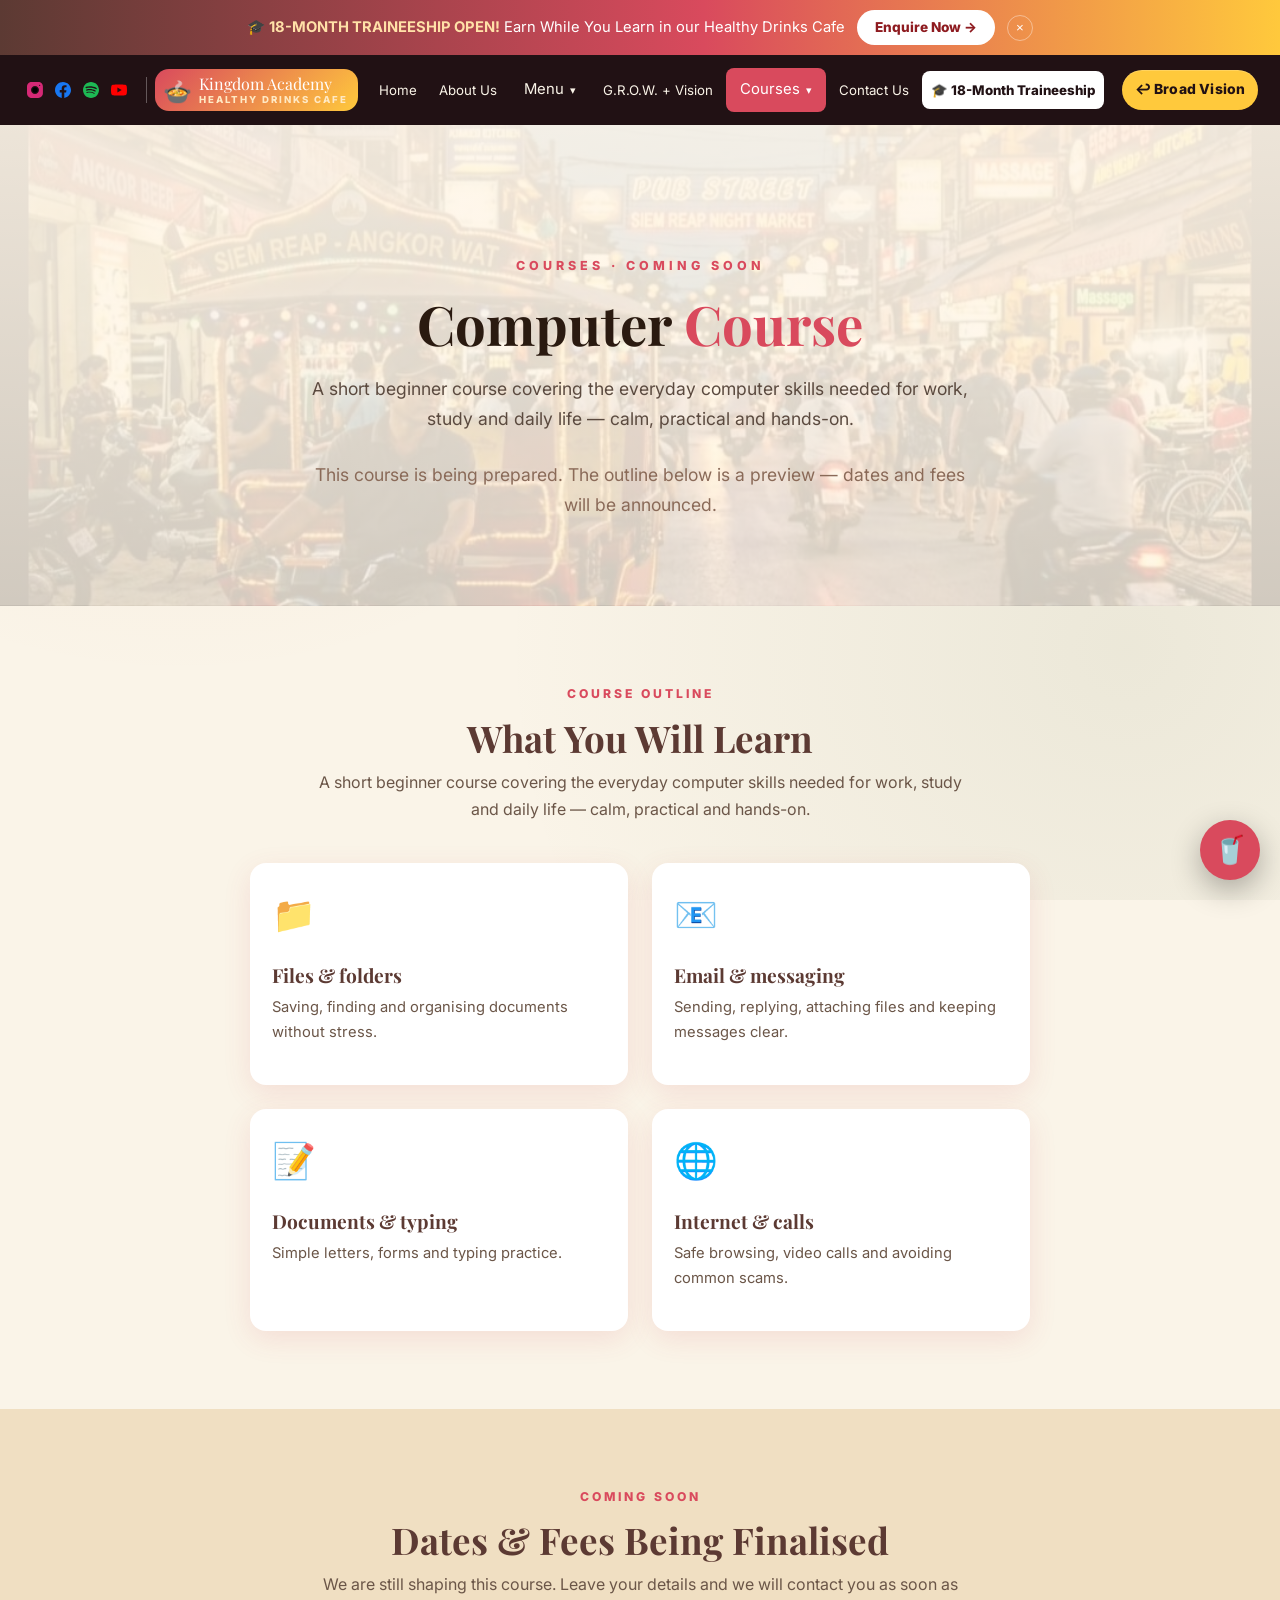
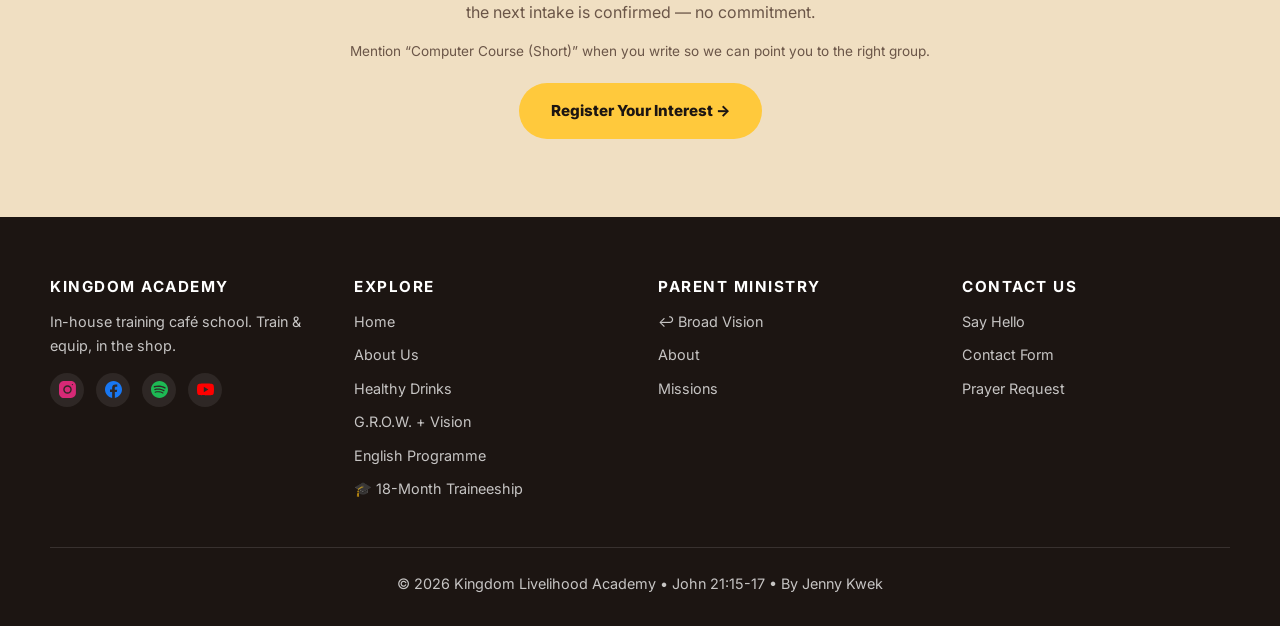
<file: course-computer.html>
﻿<!DOCTYPE html>
<html lang="en">
<head>
  <meta charset="UTF-8" />
  <meta name="viewport" content="width=device-width, initial-scale=1.0" />
  <title>Computer Course (Short) — Coming Soon | Kingdom Academy In-House Training Café School</title>
  <meta name="description" content="A short beginner course covering the everyday computer skills needed for work, study and daily life — calm, practical and hands-on. A short practical course from Kingdom Academy. Full outline, dates and fees coming soon." />
  <link rel="preconnect" href="https://fonts.googleapis.com" />
  <link rel="preconnect" href="https://fonts.gstatic.com" crossorigin />
  <link href="https://fonts.googleapis.com/css2?family=Inter:wght@400;600;700;800&family=Playfair+Display:wght@600;700;800&display=swap" rel="stylesheet" />
  <link rel="stylesheet" href="style.css?v=72" />
  <link rel="icon" href="data:image/svg+xml,<svg xmlns='http://www.w3.org/2000/svg' viewBox='0 0 100 100'><text y='.9em' font-size='90'>🥤</text></svg>" />
</head>
<body>
  <div class="recruit-banner" id="recruitBanner">
    <span id="bannerMsg">🎓 <strong>18-MONTH TRAINEESHIP OPEN!</strong> Earn While You Learn in our Healthy Drinks Cafe</span>
    <a class="cta" id="bannerCta" href="interns.html">Enquire Now →</a>
    <button class="close-banner" onclick="document.getElementById('recruitBanner').classList.add('hide')">×</button>
  </div>

  <nav class="navbar">
    <div class="nav-inner">
      <div class="nav-socials">
        <a href="https://www.instagram.com/spiritualwalk333" target="_blank" rel="noopener" aria-label="Instagram"><svg viewBox="0 0 20 20" width="16" height="16" aria-hidden="true"><circle cx="10" cy="10" r="3.3"/><path fill="currentColor" d="M14.2,0H5.8C2.6,0,0,2.6,0,5.8v8.3C0,17.4,2.6,20,5.8,20h8.3c3.2,0,5.8-2.6,5.8-5.8V5.8C20,2.6,17.4,0,14.2,0zM10,15c-2.8,0-5-2.2-5-5s2.2-5,5-5s5,2.2,5,5S12.8,15,10,15z M15.8,5C15.4,5,15,4.6,15,4.2s0.4-0.8,0.8-0.8s0.8,0.4,0.8,0.8S16.3,5,15.8,5z"/></svg></a>
        <a href="https://www.facebook.com/share/17rr8SM1SV" target="_blank" rel="noopener" aria-label="Facebook"><svg viewBox="0 0 20 20" width="16" height="16" aria-hidden="true"><path fill="currentColor" d="M20,10.1c0-5.5-4.5-10-10-10S0,4.5,0,10.1c0,5,3.7,9.1,8.4,9.9v-7H5.9v-2.9h2.5V7.9C8.4,5.4,9.9,4,12.2,4c1.1,0,2.2,0.2,2.2,0.2v2.5h-1.3c-1.2,0-1.6,0.8-1.6,1.6v1.9h2.8L13.9,13h-2.3v7C16.3,19.2,20,15.1,20,10.1z"/></svg></a>
        <a href="https://open.spotify.com/show/0a6FLmbbuEbCT5A371Neod?si=fbc7a15857954547" target="_blank" rel="noopener" aria-label="Spotify"><svg viewBox="0 0 24 24" width="16" height="16" aria-hidden="true"><path fill="currentColor" d="M12 0C5.4 0 0 5.4 0 12s5.4 12 12 12 12-5.4 12-12S18.66 0 12 0zm5.521 17.34c-.24.359-.66.48-1.021.24-2.82-1.74-6.36-2.101-10.561-1.141-.418.122-.779-.179-.899-.539-.12-.421.18-.78.54-.9 4.56-1.021 8.52-.6 11.64 1.32.42.18.479.659.301 1.02zm1.44-3.3c-.301.42-.841.6-1.262.3-3.239-1.98-8.159-2.58-11.939-1.38-.479.12-1.02-.12-1.14-.6-.12-.48.12-1.021.6-1.141C9.6 9.9 15 10.561 18.72 12.84c.361.181.54.78.241 1.2zm.12-3.36C15.24 8.4 8.82 8.16 5.16 9.301c-.6.179-1.2-.181-1.38-.721-.18-.601.18-1.2.72-1.381 4.26-1.26 11.28-1.02 15.721 1.621.539.3.719 1.02.419 1.56-.299.421-1.02.599-1.559.3z"/></svg></a>
        <a href="https://www.youtube.com/@DailyDevotions-Chr1st" target="_blank" rel="noopener" aria-label="YouTube"><svg viewBox="0 0 20 20" width="16" height="16" aria-hidden="true"><path fill="currentColor" d="M19.6,5.2c-0.2-0.9-0.8-1.6-1.7-1.8C16.3,3,10,3,10,3S3.7,3,2.1,3.4C1.2,3.6,0.6,4.3,0.4,5.2C0,6.8,0,10,0,10s0,3.2,0.4,4.8c0.2,0.9,0.8,1.6,1.7,1.8C3.7,17,10,17,10,17s6.3,0,7.9-0.4c0.9-0.2,1.5-0.9,1.7-1.8C20,13.2,20,10,20,10S20,6.8,19.6,5.2z M8,13.2V6.8l5.4,3.2L8,13.2z"/></svg></a>
      </div>
      <a href="index.html" class="nav-logo"><span class="logo-box"><span class="logo-icon">🍲</span><span class="logo-words">Kingdom Academy<small>Healthy Drinks Cafe</small></span></span></a>
      <button class="hamburger" aria-label="Menu"><span></span><span></span><span></span></button>
      <ul class="nav-links">
        <li><a href="index.html">Home</a></li>
<li><a href="message.html">About Us</a></li>
                <li class="nav-drop">
          <button type="button" class="nav-drop-btn" aria-expanded="false" aria-haspopup="true">Menu <span class="caret" aria-hidden="true">▾</span></button>
          <ul class="nav-drop-menu">
            <li><a href="menu.html">Healthy Drinks</a></li>
          </ul>
        </li>
        <li><a href="about.html">G.R.O.W. + Vision</a></li>
                        <li class="nav-drop is-current">
          <button type="button" class="nav-drop-btn" aria-expanded="false" aria-haspopup="true">Courses <span class="caret" aria-hidden="true">▾</span></button>
          <ul class="nav-drop-menu">
            <li><a href="english.html">English Programme</a></li>
            <li><a href="course-blending.html" class="is-soon">Healthy Blending Course <span class="soon-tag">Soon</span></a></li>
            <li><a href="course-soup-noodles.html" class="is-soon">Soup Noodle Course (short) <span class="soon-tag">Soon</span></a></li>
            <li><a href="course-computer.html" class="is-soon active">Computer Course (short) <span class="soon-tag">Soon</span></a></li>
            <li><a href="course-business-writing.html" class="is-soon">Email Writing &amp; Other Business Writings <span class="soon-tag">Soon</span></a></li>
          </ul>
        </li>
                <li><a href="contact.html">Contact Us</a></li>
        <li><a href="interns.html" class="hire">🎓 18-Month Traineeship</a></li>
        <li><a target="_blank" rel="noopener" href="https://isaac3780.github.io/echofromabove/charity-site/index.html" class="back">↩ Broad Vision</a></li>
        <li class="nav-soc">
          <div class="nav-soc-icons">
            <a href="https://www.instagram.com/spiritualwalk333" target="_blank" rel="noopener" aria-label="Instagram"><svg viewBox="0 0 20 20" width="20" height="20" aria-hidden="true"><circle cx="10" cy="10" r="3.3"/><path fill="currentColor" d="M14.2,0H5.8C2.6,0,0,2.6,0,5.8v8.3C0,17.4,2.6,20,5.8,20h8.3c3.2,0,5.8-2.6,5.8-5.8V5.8C20,2.6,17.4,0,14.2,0zM10,15c-2.8,0-5-2.2-5-5s2.2-5,5-5s5,2.2,5,5S12.8,15,10,15z M15.8,5C15.4,5,15,4.6,15,4.2s0.4-0.8,0.8-0.8s0.8,0.4,0.8,0.8S16.3,5,15.8,5z"/></svg></a>
            <a href="https://www.facebook.com/share/17rr8SM1SV" target="_blank" rel="noopener" aria-label="Facebook"><svg viewBox="0 0 20 20" width="20" height="20" aria-hidden="true"><path fill="currentColor" d="M20,10.1c0-5.5-4.5-10-10-10S0,4.5,0,10.1c0,5,3.7,9.1,8.4,9.9v-7H5.9v-2.9h2.5V7.9C8.4,5.4,9.9,4,12.2,4c1.1,0,2.2,0.2,2.2,0.2v2.5h-1.3c-1.2,0-1.6,0.8-1.6,1.6v1.9h2.8L13.9,13h-2.3v7C16.3,19.2,20,15.1,20,10.1z"/></svg></a>
            <a href="https://open.spotify.com/show/0a6FLmbbuEbCT5A371Neod?si=fbc7a15857954547" target="_blank" rel="noopener" aria-label="Spotify"><svg viewBox="0 0 24 24" width="20" height="20" aria-hidden="true"><path fill="currentColor" d="M12 0C5.4 0 0 5.4 0 12s5.4 12 12 12 12-5.4 12-12S18.66 0 12 0zm5.521 17.34c-.24.359-.66.48-1.021.24-2.82-1.74-6.36-2.101-10.561-1.141-.418.122-.779-.179-.899-.539-.12-.421.18-.78.54-.9 4.56-1.021 8.52-.6 11.64 1.32.42.18.479.659.301 1.02zm1.44-3.3c-.301.42-.841.6-1.262.3-3.239-1.98-8.159-2.58-11.939-1.38-.479.12-1.02-.12-1.14-.6-.12-.48.12-1.021.6-1.141C9.6 9.9 15 10.561 18.72 12.84c.361.181.54.78.241 1.2zm.12-3.36C15.24 8.4 8.82 8.16 5.16 9.301c-.6.179-1.2-.181-1.38-.721-.18-.601.18-1.2.72-1.381 4.26-1.26 11.28-1.02 15.721 1.621.539.3.719 1.02.419 1.56-.299.421-1.02.599-1.559.3z"/></svg></a>
            <a href="https://www.youtube.com/@DailyDevotions-Chr1st" target="_blank" rel="noopener" aria-label="YouTube"><svg viewBox="0 0 20 20" width="20" height="20" aria-hidden="true"><path fill="currentColor" d="M19.6,5.2c-0.2-0.9-0.8-1.6-1.7-1.8C16.3,3,10,3,10,3S3.7,3,2.1,3.4C1.2,3.6,0.6,4.3,0.4,5.2C0,6.8,0,10,0,10s0,3.2,0.4,4.8c0.2,0.9,0.8,1.6,1.7,1.8C3.7,17,10,17,10,17s6.3,0,7.9-0.4c0.9-0.2,1.5-0.9,1.7-1.8C20,13.2,20,10,20,10S20,6.8,19.6,5.2z M8,13.2V6.8l5.4,3.2L8,13.2z"/></svg></a>
          </div>
        </li>
      </ul>
    </div>
  </nav>

  <header class="hero hero-small" style="--hero-photo:url('photos/hero-01.jpeg')">
    <div class="hero-content">
      <div class="hero-kicker">Courses · Coming Soon</div>
      <h1>Computer <em>Course</em></h1>
      <p>A short beginner course covering the everyday computer skills needed for work, study and daily life — calm, practical and hands-on.</p>
      <p class="note" style="color:#8a6a58;">This course is being prepared. The outline below is a preview — dates and fees will be announced.</p>
    </div>
  </header>

  <section class="section">
    <div class="wrap">
      <div class="section-title">
        <div class="kicker">Course Outline</div>
        <h2>What You Will Learn</h2>
        <p>A short beginner course covering the everyday computer skills needed for work, study and daily life — calm, practical and hands-on.</p>
      </div>
      <div class="cards cards-2">
        <div class="card"><div class="icon">📁</div><div class="card-body"><h3>Files &amp; folders</h3><p>Saving, finding and organising documents without stress.</p></div></div>
        <div class="card"><div class="icon">📧</div><div class="card-body"><h3>Email &amp; messaging</h3><p>Sending, replying, attaching files and keeping messages clear.</p></div></div>
        <div class="card"><div class="icon">📝</div><div class="card-body"><h3>Documents &amp; typing</h3><p>Simple letters, forms and typing practice.</p></div></div>
        <div class="card"><div class="icon">🌐</div><div class="card-body"><h3>Internet &amp; calls</h3><p>Safe browsing, video calls and avoiding common scams.</p></div></div>
      </div>
    </div>
  </section>

  <section class="section section-alt">
    <div class="wrap">
      <div class="section-title">
        <div class="kicker">Coming Soon</div>
        <h2>Dates &amp; Fees Being Finalised</h2>
        <p>We are still shaping this course. Leave your details and we will contact you as soon as the next intake is confirmed — no commitment.</p>
      </div>
      <p class="note" style="text-align:center;">Mention “Computer Course (Short)” when you write so we can point you to the right group.</p>
      <p style="text-align:center;margin-top:20px;"><a class="btn btn-broth" href="contact.html">Register Your Interest →</a></p>
    </div>
  </section>

<footer>
    <div class="footer-grid">
      <div><h4>Kingdom Academy</h4><p style="max-width:280px;">In-house training café school. Train &amp; equip, in the shop.</p><div class="footer-socials">
          <a href="https://www.instagram.com/spiritualwalk333" target="_blank" rel="noopener" aria-label="Instagram"><svg viewBox="0 0 20 20" width="17" height="17" aria-hidden="true"><circle cx="10" cy="10" r="3.3"/><path fill="currentColor" d="M14.2,0H5.8C2.6,0,0,2.6,0,5.8v8.3C0,17.4,2.6,20,5.8,20h8.3c3.2,0,5.8-2.6,5.8-5.8V5.8C20,2.6,17.4,0,14.2,0zM10,15c-2.8,0-5-2.2-5-5s2.2-5,5-5s5,2.2,5,5S12.8,15,10,15z M15.8,5C15.4,5,15,4.6,15,4.2s0.4-0.8,0.8-0.8s0.8,0.4,0.8,0.8S16.3,5,15.8,5z"/></svg></a>
          <a href="https://www.facebook.com/share/17rr8SM1SV" target="_blank" rel="noopener" aria-label="Facebook"><svg viewBox="0 0 20 20" width="17" height="17" aria-hidden="true"><path fill="currentColor" d="M20,10.1c0-5.5-4.5-10-10-10S0,4.5,0,10.1c0,5,3.7,9.1,8.4,9.9v-7H5.9v-2.9h2.5V7.9C8.4,5.4,9.9,4,12.2,4c1.1,0,2.2,0.2,2.2,0.2v2.5h-1.3c-1.2,0-1.6,0.8-1.6,1.6v1.9h2.8L13.9,13h-2.3v7C16.3,19.2,20,15.1,20,10.1z"/></svg></a>
          <a href="https://open.spotify.com/show/0a6FLmbbuEbCT5A371Neod?si=fbc7a15857954547" target="_blank" rel="noopener" aria-label="Spotify"><svg viewBox="0 0 24 24" width="17" height="17" aria-hidden="true"><path fill="currentColor" d="M12 0C5.4 0 0 5.4 0 12s5.4 12 12 12 12-5.4 12-12S18.66 0 12 0zm5.521 17.34c-.24.359-.66.48-1.021.24-2.82-1.74-6.36-2.101-10.561-1.141-.418.122-.779-.179-.899-.539-.12-.421.18-.78.54-.9 4.56-1.021 8.52-.6 11.64 1.32.42.18.479.659.301 1.02zm1.44-3.3c-.301.42-.841.6-1.262.3-3.239-1.98-8.159-2.58-11.939-1.38-.479.12-1.02-.12-1.14-.6-.12-.48.12-1.021.6-1.141C9.6 9.9 15 10.561 18.72 12.84c.361.181.54.78.241 1.2zm.12-3.36C15.24 8.4 8.82 8.16 5.16 9.301c-.6.179-1.2-.181-1.38-.721-.18-.601.18-1.2.72-1.381 4.26-1.26 11.28-1.02 15.721 1.621.539.3.719 1.02.419 1.56-.299.421-1.02.599-1.559.3z"/></svg></a>
          <a href="https://www.youtube.com/@DailyDevotions-Chr1st" target="_blank" rel="noopener" aria-label="YouTube"><svg viewBox="0 0 20 20" width="17" height="17" aria-hidden="true"><path fill="currentColor" d="M19.6,5.2c-0.2-0.9-0.8-1.6-1.7-1.8C16.3,3,10,3,10,3S3.7,3,2.1,3.4C1.2,3.6,0.6,4.3,0.4,5.2C0,6.8,0,10,0,10s0,3.2,0.4,4.8c0.2,0.9,0.8,1.6,1.7,1.8C3.7,17,10,17,10,17s6.3,0,7.9-0.4c0.9-0.2,1.5-0.9,1.7-1.8C20,13.2,20,10,20,10S20,6.8,19.6,5.2z M8,13.2V6.8l5.4,3.2L8,13.2z"/></svg></a>
        </div></div>
      <div><h4>Explore</h4><ul><li><a href="index.html">Home</a></li><li><a href="message.html">About Us</a></li><li><a href="menu.html">Healthy Drinks</a></li><li><a href="about.html">G.R.O.W. + Vision</a></li><li><a href="english.html">English Programme</a></li><li><a href="interns.html">🎓 18-Month Traineeship</a></li></ul></div>
      <div><h4>Parent Ministry</h4><ul><li><a target="_blank" rel="noopener" href="https://isaac3780.github.io/echofromabove/charity-site/index.html">↩ Broad Vision</a></li><li><a target="_blank" rel="noopener" href="https://isaac3780.github.io/echofromabove/charity-site/about.html">About</a></li><li><a target="_blank" rel="noopener" href="https://isaac3780.github.io/echofromabove/charity-site/mission.html">Missions</a></li></ul></div>
      <div><h4>Contact Us</h4><ul><li><a href="contact.html">Say Hello</a></li><li><a href="https://forms.gle/yKgfLnRqDMRPCcc16" target="_blank" rel="noopener">Contact Form</a></li><li><a href="https://forms.gle/M6q2qT2wRfyZ9fyo7" target="_blank" rel="noopener">Prayer Request</a></li></ul></div>
    </div>
    <div class="footer-bottom">© 2026 Kingdom Livelihood Academy • John 21:15-17 • By Jenny Kwek</div>
  </footer>

  <button class="chat-fab" id="chatFab" aria-label="Chat">🥤</button>
  <div class="chatbox" id="chatbox">
    <header style="background:var(--chili);color:#fff;padding:14px 16px;"><b>Slurpy — Academy Buddy 🤖</b><span style="font-size:.78rem;opacity:.8;">Tap a suggestion or type below</span></header>
    <div class="chatlog" id="chatlog"><div class="msg bot">Hi! I'm Slurpy 🥤 Tap below or ask me anything!</div></div>
    <div class="chatinput"><input id="chatText" placeholder="Type your question..." /><button id="chatSend">➤</button></div>
    <a class="chat-wa" href="https://wa.me/6591014472" target="_blank" rel="noopener" aria-label="Chat on WhatsApp"><svg viewBox="0 0 24 24" width="15" height="15" aria-hidden="true"><path fill="currentColor" d="M17.472 14.382c-.297-.149-1.758-.867-2.03-.967-.273-.099-.471-.148-.67.15-.197.297-.767.966-.94 1.164-.173.199-.347.223-.644.075-.297-.15-1.255-.463-2.39-1.475-.883-.788-1.48-1.761-1.653-2.059-.173-.297-.018-.458.13-.606.134-.133.297-.347.446-.52.149-.174.198-.298.297-.497.1-.198.05-.371-.025-.52-.074-.149-.668-1.612-.916-2.207-.242-.579-.487-.5-.669-.51-.173-.008-.371-.01-.57-.01-.198 0-.52.074-.792.372-.272.297-1.04 1.016-1.04 2.479 0 1.462 1.065 2.875 1.213 3.074.149.198 2.096 3.2 5.077 4.487.709.306 1.262.489 1.694.625.712.227 1.36.195 1.871.118.571-.085 1.758-.719 2.006-1.413.248-.694.248-1.289.173-1.413-.074-.124-.272-.198-.57-.347m-5.421 7.403h-.004a9.87 9.87 0 01-5.031-1.378l-.361-.214-3.741.982.998-3.648-.235-.374a9.86 9.86 0 01-1.51-5.26c.001-5.45 4.436-9.884 9.888-9.884 2.64 0 5.122 1.03 6.988 2.898a9.825 9.825 0 012.893 6.994c-.003 5.45-4.437 9.884-9.885 9.884m8.413-18.297A11.815 11.815 0 0012.05 0C5.495 0 .16 5.335.157 11.892c0 2.096.547 4.142 1.588 5.945L.057 24l6.305-1.654a11.882 11.882 0 005.683 1.448h.005c6.554 0 11.89-5.335 11.893-11.893a11.821 11.821 0 00-3.48-8.413z"/></svg><span>&nbsp;Message us on WhatsApp</span></a>
  </div>
  <div class="overlay" id="overlay"></div>
  <div class="toast" id="toast"></div>
  <script src="script.js"></script>
</body>
</html>
</file>
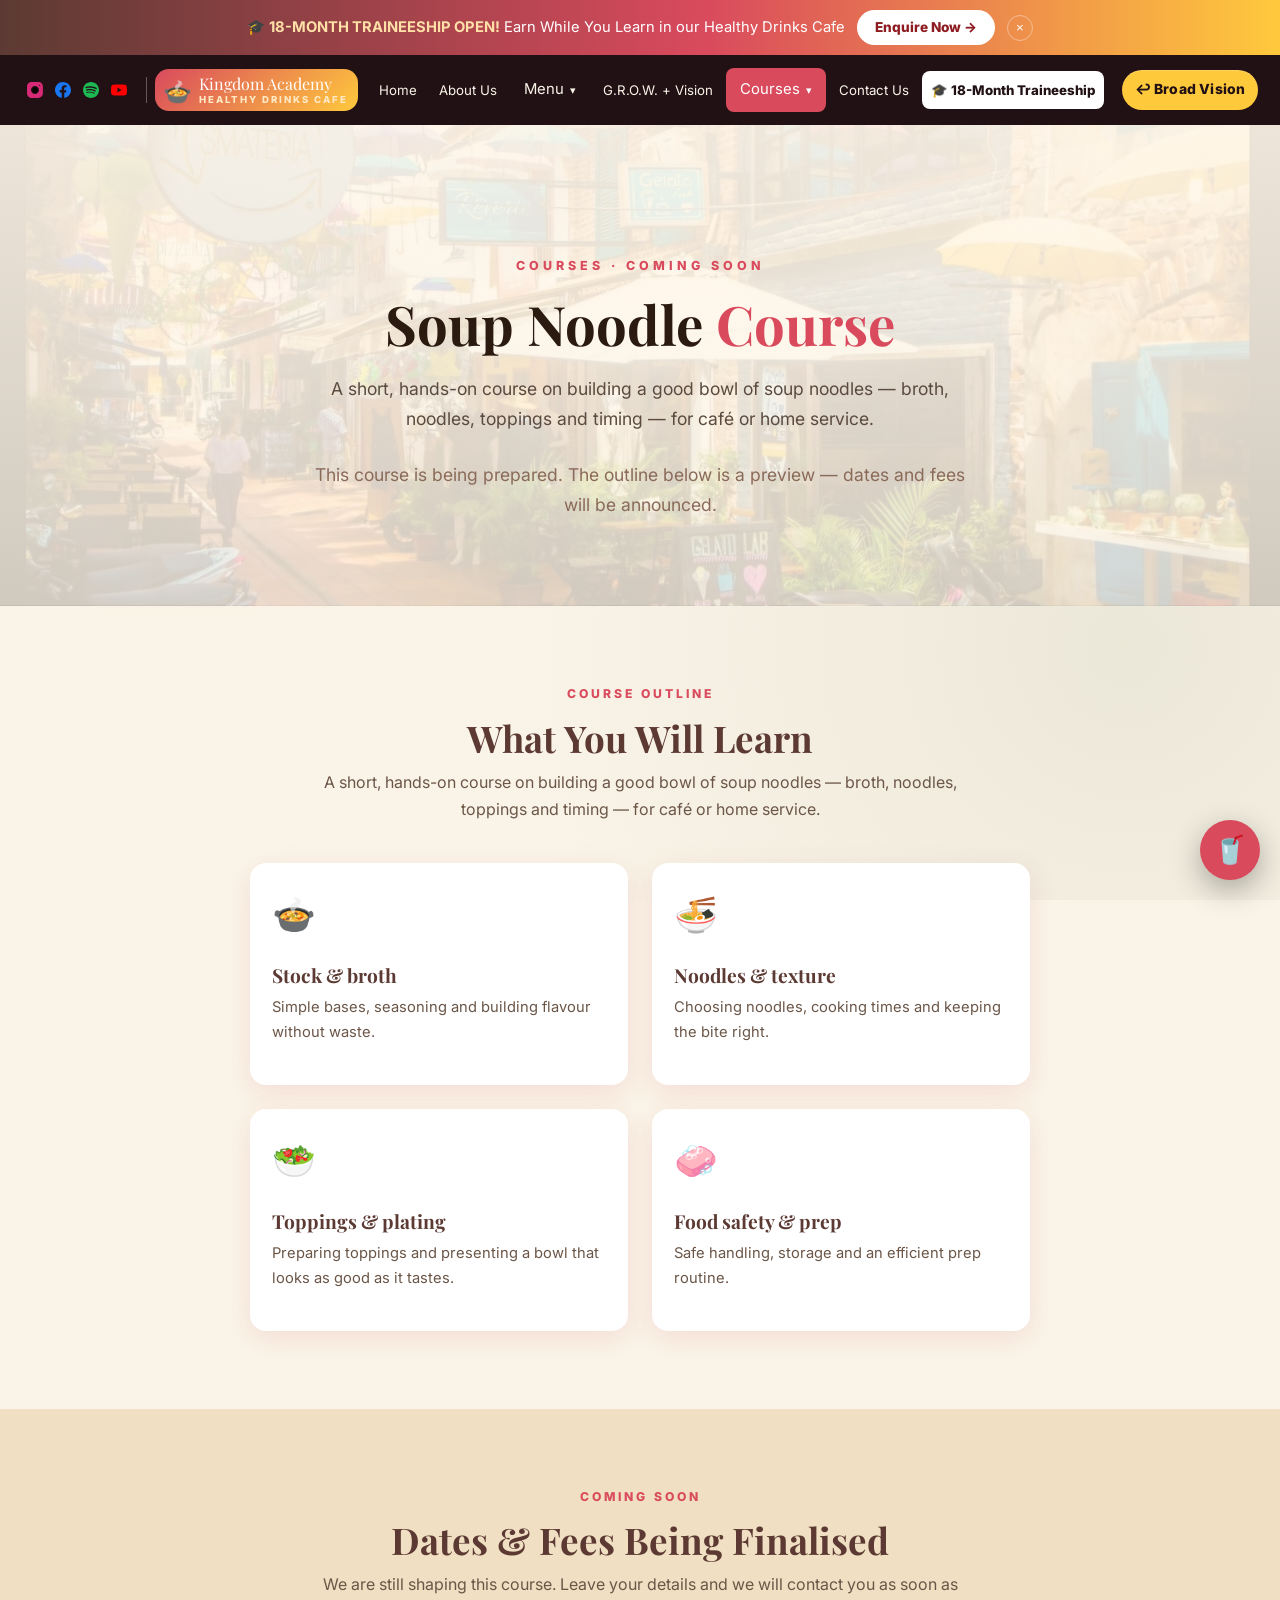
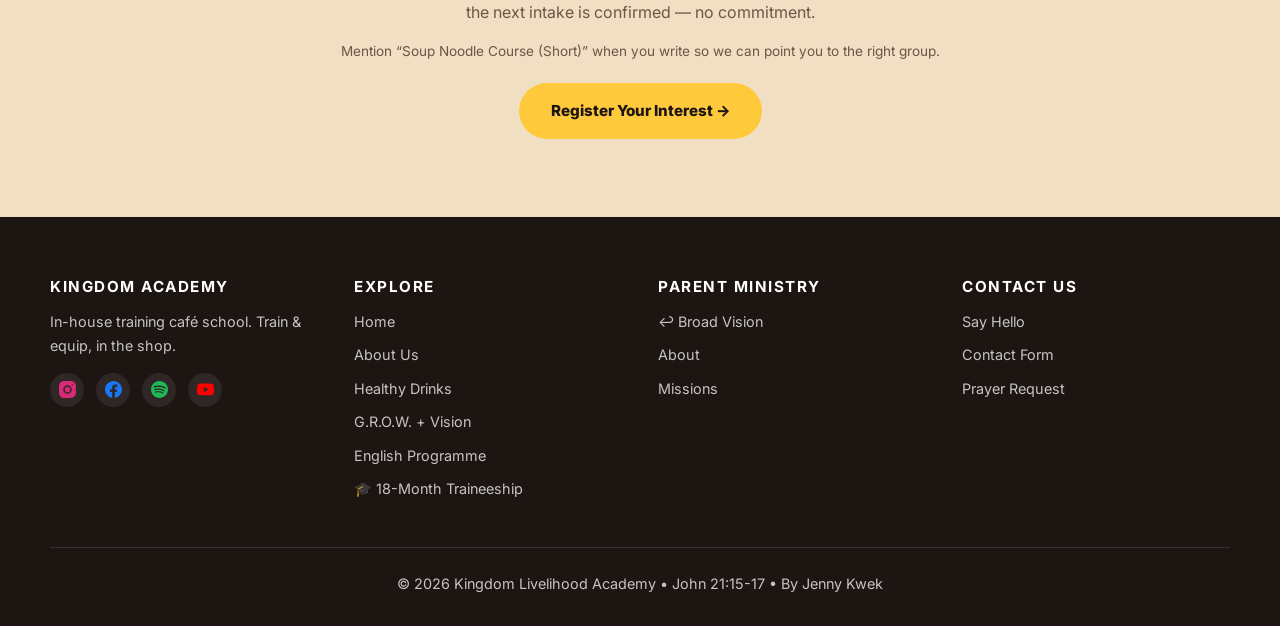
<file: course-soup-noodles.html>
﻿<!DOCTYPE html>
<html lang="en">
<head>
  <meta charset="UTF-8" />
  <meta name="viewport" content="width=device-width, initial-scale=1.0" />
  <title>Soup Noodle Course (Short) — Coming Soon | Kingdom Academy In-House Training Café School</title>
  <meta name="description" content="A short, hands-on course on building a good bowl of soup noodles — broth, noodles, toppings and timing — for café or home service. A short practical course from Kingdom Academy. Full outline, dates and fees coming soon." />
  <link rel="preconnect" href="https://fonts.googleapis.com" />
  <link rel="preconnect" href="https://fonts.gstatic.com" crossorigin />
  <link href="https://fonts.googleapis.com/css2?family=Inter:wght@400;600;700;800&family=Playfair+Display:wght@600;700;800&display=swap" rel="stylesheet" />
  <link rel="stylesheet" href="style.css?v=72" />
  <link rel="icon" href="data:image/svg+xml,<svg xmlns='http://www.w3.org/2000/svg' viewBox='0 0 100 100'><text y='.9em' font-size='90'>🥤</text></svg>" />
</head>
<body>
  <div class="recruit-banner" id="recruitBanner">
    <span id="bannerMsg">🎓 <strong>18-MONTH TRAINEESHIP OPEN!</strong> Earn While You Learn in our Healthy Drinks Cafe</span>
    <a class="cta" id="bannerCta" href="interns.html">Enquire Now →</a>
    <button class="close-banner" onclick="document.getElementById('recruitBanner').classList.add('hide')">×</button>
  </div>

  <nav class="navbar">
    <div class="nav-inner">
      <div class="nav-socials">
        <a href="https://www.instagram.com/spiritualwalk333" target="_blank" rel="noopener" aria-label="Instagram"><svg viewBox="0 0 20 20" width="16" height="16" aria-hidden="true"><circle cx="10" cy="10" r="3.3"/><path fill="currentColor" d="M14.2,0H5.8C2.6,0,0,2.6,0,5.8v8.3C0,17.4,2.6,20,5.8,20h8.3c3.2,0,5.8-2.6,5.8-5.8V5.8C20,2.6,17.4,0,14.2,0zM10,15c-2.8,0-5-2.2-5-5s2.2-5,5-5s5,2.2,5,5S12.8,15,10,15z M15.8,5C15.4,5,15,4.6,15,4.2s0.4-0.8,0.8-0.8s0.8,0.4,0.8,0.8S16.3,5,15.8,5z"/></svg></a>
        <a href="https://www.facebook.com/share/17rr8SM1SV" target="_blank" rel="noopener" aria-label="Facebook"><svg viewBox="0 0 20 20" width="16" height="16" aria-hidden="true"><path fill="currentColor" d="M20,10.1c0-5.5-4.5-10-10-10S0,4.5,0,10.1c0,5,3.7,9.1,8.4,9.9v-7H5.9v-2.9h2.5V7.9C8.4,5.4,9.9,4,12.2,4c1.1,0,2.2,0.2,2.2,0.2v2.5h-1.3c-1.2,0-1.6,0.8-1.6,1.6v1.9h2.8L13.9,13h-2.3v7C16.3,19.2,20,15.1,20,10.1z"/></svg></a>
        <a href="https://open.spotify.com/show/0a6FLmbbuEbCT5A371Neod?si=fbc7a15857954547" target="_blank" rel="noopener" aria-label="Spotify"><svg viewBox="0 0 24 24" width="16" height="16" aria-hidden="true"><path fill="currentColor" d="M12 0C5.4 0 0 5.4 0 12s5.4 12 12 12 12-5.4 12-12S18.66 0 12 0zm5.521 17.34c-.24.359-.66.48-1.021.24-2.82-1.74-6.36-2.101-10.561-1.141-.418.122-.779-.179-.899-.539-.12-.421.18-.78.54-.9 4.56-1.021 8.52-.6 11.64 1.32.42.18.479.659.301 1.02zm1.44-3.3c-.301.42-.841.6-1.262.3-3.239-1.98-8.159-2.58-11.939-1.38-.479.12-1.02-.12-1.14-.6-.12-.48.12-1.021.6-1.141C9.6 9.9 15 10.561 18.72 12.84c.361.181.54.78.241 1.2zm.12-3.36C15.24 8.4 8.82 8.16 5.16 9.301c-.6.179-1.2-.181-1.38-.721-.18-.601.18-1.2.72-1.381 4.26-1.26 11.28-1.02 15.721 1.621.539.3.719 1.02.419 1.56-.299.421-1.02.599-1.559.3z"/></svg></a>
        <a href="https://www.youtube.com/@DailyDevotions-Chr1st" target="_blank" rel="noopener" aria-label="YouTube"><svg viewBox="0 0 20 20" width="16" height="16" aria-hidden="true"><path fill="currentColor" d="M19.6,5.2c-0.2-0.9-0.8-1.6-1.7-1.8C16.3,3,10,3,10,3S3.7,3,2.1,3.4C1.2,3.6,0.6,4.3,0.4,5.2C0,6.8,0,10,0,10s0,3.2,0.4,4.8c0.2,0.9,0.8,1.6,1.7,1.8C3.7,17,10,17,10,17s6.3,0,7.9-0.4c0.9-0.2,1.5-0.9,1.7-1.8C20,13.2,20,10,20,10S20,6.8,19.6,5.2z M8,13.2V6.8l5.4,3.2L8,13.2z"/></svg></a>
      </div>
      <a href="index.html" class="nav-logo"><span class="logo-box"><span class="logo-icon">🍲</span><span class="logo-words">Kingdom Academy<small>Healthy Drinks Cafe</small></span></span></a>
      <button class="hamburger" aria-label="Menu"><span></span><span></span><span></span></button>
      <ul class="nav-links">
        <li><a href="index.html">Home</a></li>
<li><a href="message.html">About Us</a></li>
                <li class="nav-drop">
          <button type="button" class="nav-drop-btn" aria-expanded="false" aria-haspopup="true">Menu <span class="caret" aria-hidden="true">▾</span></button>
          <ul class="nav-drop-menu">
            <li><a href="menu.html">Healthy Drinks</a></li>
          </ul>
        </li>
        <li><a href="about.html">G.R.O.W. + Vision</a></li>
                        <li class="nav-drop is-current">
          <button type="button" class="nav-drop-btn" aria-expanded="false" aria-haspopup="true">Courses <span class="caret" aria-hidden="true">▾</span></button>
          <ul class="nav-drop-menu">
            <li><a href="english.html">English Programme</a></li>
            <li><a href="course-blending.html" class="is-soon">Healthy Blending Course <span class="soon-tag">Soon</span></a></li>
            <li><a href="course-soup-noodles.html" class="is-soon active">Soup Noodle Course (short) <span class="soon-tag">Soon</span></a></li>
            <li><a href="course-computer.html" class="is-soon">Computer Course (short) <span class="soon-tag">Soon</span></a></li>
            <li><a href="course-business-writing.html" class="is-soon">Email Writing &amp; Other Business Writings <span class="soon-tag">Soon</span></a></li>
          </ul>
        </li>
                <li><a href="contact.html">Contact Us</a></li>
        <li><a href="interns.html" class="hire">🎓 18-Month Traineeship</a></li>
        <li><a target="_blank" rel="noopener" href="https://isaac3780.github.io/echofromabove/charity-site/index.html" class="back">↩ Broad Vision</a></li>
        <li class="nav-soc">
          <div class="nav-soc-icons">
            <a href="https://www.instagram.com/spiritualwalk333" target="_blank" rel="noopener" aria-label="Instagram"><svg viewBox="0 0 20 20" width="20" height="20" aria-hidden="true"><circle cx="10" cy="10" r="3.3"/><path fill="currentColor" d="M14.2,0H5.8C2.6,0,0,2.6,0,5.8v8.3C0,17.4,2.6,20,5.8,20h8.3c3.2,0,5.8-2.6,5.8-5.8V5.8C20,2.6,17.4,0,14.2,0zM10,15c-2.8,0-5-2.2-5-5s2.2-5,5-5s5,2.2,5,5S12.8,15,10,15z M15.8,5C15.4,5,15,4.6,15,4.2s0.4-0.8,0.8-0.8s0.8,0.4,0.8,0.8S16.3,5,15.8,5z"/></svg></a>
            <a href="https://www.facebook.com/share/17rr8SM1SV" target="_blank" rel="noopener" aria-label="Facebook"><svg viewBox="0 0 20 20" width="20" height="20" aria-hidden="true"><path fill="currentColor" d="M20,10.1c0-5.5-4.5-10-10-10S0,4.5,0,10.1c0,5,3.7,9.1,8.4,9.9v-7H5.9v-2.9h2.5V7.9C8.4,5.4,9.9,4,12.2,4c1.1,0,2.2,0.2,2.2,0.2v2.5h-1.3c-1.2,0-1.6,0.8-1.6,1.6v1.9h2.8L13.9,13h-2.3v7C16.3,19.2,20,15.1,20,10.1z"/></svg></a>
            <a href="https://open.spotify.com/show/0a6FLmbbuEbCT5A371Neod?si=fbc7a15857954547" target="_blank" rel="noopener" aria-label="Spotify"><svg viewBox="0 0 24 24" width="20" height="20" aria-hidden="true"><path fill="currentColor" d="M12 0C5.4 0 0 5.4 0 12s5.4 12 12 12 12-5.4 12-12S18.66 0 12 0zm5.521 17.34c-.24.359-.66.48-1.021.24-2.82-1.74-6.36-2.101-10.561-1.141-.418.122-.779-.179-.899-.539-.12-.421.18-.78.54-.9 4.56-1.021 8.52-.6 11.64 1.32.42.18.479.659.301 1.02zm1.44-3.3c-.301.42-.841.6-1.262.3-3.239-1.98-8.159-2.58-11.939-1.38-.479.12-1.02-.12-1.14-.6-.12-.48.12-1.021.6-1.141C9.6 9.9 15 10.561 18.72 12.84c.361.181.54.78.241 1.2zm.12-3.36C15.24 8.4 8.82 8.16 5.16 9.301c-.6.179-1.2-.181-1.38-.721-.18-.601.18-1.2.72-1.381 4.26-1.26 11.28-1.02 15.721 1.621.539.3.719 1.02.419 1.56-.299.421-1.02.599-1.559.3z"/></svg></a>
            <a href="https://www.youtube.com/@DailyDevotions-Chr1st" target="_blank" rel="noopener" aria-label="YouTube"><svg viewBox="0 0 20 20" width="20" height="20" aria-hidden="true"><path fill="currentColor" d="M19.6,5.2c-0.2-0.9-0.8-1.6-1.7-1.8C16.3,3,10,3,10,3S3.7,3,2.1,3.4C1.2,3.6,0.6,4.3,0.4,5.2C0,6.8,0,10,0,10s0,3.2,0.4,4.8c0.2,0.9,0.8,1.6,1.7,1.8C3.7,17,10,17,10,17s6.3,0,7.9-0.4c0.9-0.2,1.5-0.9,1.7-1.8C20,13.2,20,10,20,10S20,6.8,19.6,5.2z M8,13.2V6.8l5.4,3.2L8,13.2z"/></svg></a>
          </div>
        </li>
      </ul>
    </div>
  </nav>

  <header class="hero hero-small" style="--hero-photo:url('photos/hero-04.jpeg')">
    <div class="hero-content">
      <div class="hero-kicker">Courses · Coming Soon</div>
      <h1>Soup Noodle <em>Course</em></h1>
      <p>A short, hands-on course on building a good bowl of soup noodles — broth, noodles, toppings and timing — for café or home service.</p>
      <p class="note" style="color:#8a6a58;">This course is being prepared. The outline below is a preview — dates and fees will be announced.</p>
    </div>
  </header>

  <section class="section">
    <div class="wrap">
      <div class="section-title">
        <div class="kicker">Course Outline</div>
        <h2>What You Will Learn</h2>
        <p>A short, hands-on course on building a good bowl of soup noodles — broth, noodles, toppings and timing — for café or home service.</p>
      </div>
      <div class="cards cards-2">
        <div class="card"><div class="icon">🍲</div><div class="card-body"><h3>Stock &amp; broth</h3><p>Simple bases, seasoning and building flavour without waste.</p></div></div>
        <div class="card"><div class="icon">🍜</div><div class="card-body"><h3>Noodles &amp; texture</h3><p>Choosing noodles, cooking times and keeping the bite right.</p></div></div>
        <div class="card"><div class="icon">🥗</div><div class="card-body"><h3>Toppings &amp; plating</h3><p>Preparing toppings and presenting a bowl that looks as good as it tastes.</p></div></div>
        <div class="card"><div class="icon">🧼</div><div class="card-body"><h3>Food safety &amp; prep</h3><p>Safe handling, storage and an efficient prep routine.</p></div></div>
      </div>
    </div>
  </section>

  <section class="section section-alt">
    <div class="wrap">
      <div class="section-title">
        <div class="kicker">Coming Soon</div>
        <h2>Dates &amp; Fees Being Finalised</h2>
        <p>We are still shaping this course. Leave your details and we will contact you as soon as the next intake is confirmed — no commitment.</p>
      </div>
      <p class="note" style="text-align:center;">Mention “Soup Noodle Course (Short)” when you write so we can point you to the right group.</p>
      <p style="text-align:center;margin-top:20px;"><a class="btn btn-broth" href="contact.html">Register Your Interest →</a></p>
    </div>
  </section>

<footer>
    <div class="footer-grid">
      <div><h4>Kingdom Academy</h4><p style="max-width:280px;">In-house training café school. Train &amp; equip, in the shop.</p><div class="footer-socials">
          <a href="https://www.instagram.com/spiritualwalk333" target="_blank" rel="noopener" aria-label="Instagram"><svg viewBox="0 0 20 20" width="17" height="17" aria-hidden="true"><circle cx="10" cy="10" r="3.3"/><path fill="currentColor" d="M14.2,0H5.8C2.6,0,0,2.6,0,5.8v8.3C0,17.4,2.6,20,5.8,20h8.3c3.2,0,5.8-2.6,5.8-5.8V5.8C20,2.6,17.4,0,14.2,0zM10,15c-2.8,0-5-2.2-5-5s2.2-5,5-5s5,2.2,5,5S12.8,15,10,15z M15.8,5C15.4,5,15,4.6,15,4.2s0.4-0.8,0.8-0.8s0.8,0.4,0.8,0.8S16.3,5,15.8,5z"/></svg></a>
          <a href="https://www.facebook.com/share/17rr8SM1SV" target="_blank" rel="noopener" aria-label="Facebook"><svg viewBox="0 0 20 20" width="17" height="17" aria-hidden="true"><path fill="currentColor" d="M20,10.1c0-5.5-4.5-10-10-10S0,4.5,0,10.1c0,5,3.7,9.1,8.4,9.9v-7H5.9v-2.9h2.5V7.9C8.4,5.4,9.9,4,12.2,4c1.1,0,2.2,0.2,2.2,0.2v2.5h-1.3c-1.2,0-1.6,0.8-1.6,1.6v1.9h2.8L13.9,13h-2.3v7C16.3,19.2,20,15.1,20,10.1z"/></svg></a>
          <a href="https://open.spotify.com/show/0a6FLmbbuEbCT5A371Neod?si=fbc7a15857954547" target="_blank" rel="noopener" aria-label="Spotify"><svg viewBox="0 0 24 24" width="17" height="17" aria-hidden="true"><path fill="currentColor" d="M12 0C5.4 0 0 5.4 0 12s5.4 12 12 12 12-5.4 12-12S18.66 0 12 0zm5.521 17.34c-.24.359-.66.48-1.021.24-2.82-1.74-6.36-2.101-10.561-1.141-.418.122-.779-.179-.899-.539-.12-.421.18-.78.54-.9 4.56-1.021 8.52-.6 11.64 1.32.42.18.479.659.301 1.02zm1.44-3.3c-.301.42-.841.6-1.262.3-3.239-1.98-8.159-2.58-11.939-1.38-.479.12-1.02-.12-1.14-.6-.12-.48.12-1.021.6-1.141C9.6 9.9 15 10.561 18.72 12.84c.361.181.54.78.241 1.2zm.12-3.36C15.24 8.4 8.82 8.16 5.16 9.301c-.6.179-1.2-.181-1.38-.721-.18-.601.18-1.2.72-1.381 4.26-1.26 11.28-1.02 15.721 1.621.539.3.719 1.02.419 1.56-.299.421-1.02.599-1.559.3z"/></svg></a>
          <a href="https://www.youtube.com/@DailyDevotions-Chr1st" target="_blank" rel="noopener" aria-label="YouTube"><svg viewBox="0 0 20 20" width="17" height="17" aria-hidden="true"><path fill="currentColor" d="M19.6,5.2c-0.2-0.9-0.8-1.6-1.7-1.8C16.3,3,10,3,10,3S3.7,3,2.1,3.4C1.2,3.6,0.6,4.3,0.4,5.2C0,6.8,0,10,0,10s0,3.2,0.4,4.8c0.2,0.9,0.8,1.6,1.7,1.8C3.7,17,10,17,10,17s6.3,0,7.9-0.4c0.9-0.2,1.5-0.9,1.7-1.8C20,13.2,20,10,20,10S20,6.8,19.6,5.2z M8,13.2V6.8l5.4,3.2L8,13.2z"/></svg></a>
        </div></div>
      <div><h4>Explore</h4><ul><li><a href="index.html">Home</a></li><li><a href="message.html">About Us</a></li><li><a href="menu.html">Healthy Drinks</a></li><li><a href="about.html">G.R.O.W. + Vision</a></li><li><a href="english.html">English Programme</a></li><li><a href="interns.html">🎓 18-Month Traineeship</a></li></ul></div>
      <div><h4>Parent Ministry</h4><ul><li><a target="_blank" rel="noopener" href="https://isaac3780.github.io/echofromabove/charity-site/index.html">↩ Broad Vision</a></li><li><a target="_blank" rel="noopener" href="https://isaac3780.github.io/echofromabove/charity-site/about.html">About</a></li><li><a target="_blank" rel="noopener" href="https://isaac3780.github.io/echofromabove/charity-site/mission.html">Missions</a></li></ul></div>
      <div><h4>Contact Us</h4><ul><li><a href="contact.html">Say Hello</a></li><li><a href="https://forms.gle/yKgfLnRqDMRPCcc16" target="_blank" rel="noopener">Contact Form</a></li><li><a href="https://forms.gle/M6q2qT2wRfyZ9fyo7" target="_blank" rel="noopener">Prayer Request</a></li></ul></div>
    </div>
    <div class="footer-bottom">© 2026 Kingdom Livelihood Academy • John 21:15-17 • By Jenny Kwek</div>
  </footer>

  <button class="chat-fab" id="chatFab" aria-label="Chat">🥤</button>
  <div class="chatbox" id="chatbox">
    <header style="background:var(--chili);color:#fff;padding:14px 16px;"><b>Slurpy — Academy Buddy 🤖</b><span style="font-size:.78rem;opacity:.8;">Tap a suggestion or type below</span></header>
    <div class="chatlog" id="chatlog"><div class="msg bot">Hi! I'm Slurpy 🥤 Tap below or ask me anything!</div></div>
    <div class="chatinput"><input id="chatText" placeholder="Type your question..." /><button id="chatSend">➤</button></div>
    <a class="chat-wa" href="https://wa.me/6591014472" target="_blank" rel="noopener" aria-label="Chat on WhatsApp"><svg viewBox="0 0 24 24" width="15" height="15" aria-hidden="true"><path fill="currentColor" d="M17.472 14.382c-.297-.149-1.758-.867-2.03-.967-.273-.099-.471-.148-.67.15-.197.297-.767.966-.94 1.164-.173.199-.347.223-.644.075-.297-.15-1.255-.463-2.39-1.475-.883-.788-1.48-1.761-1.653-2.059-.173-.297-.018-.458.13-.606.134-.133.297-.347.446-.52.149-.174.198-.298.297-.497.1-.198.05-.371-.025-.52-.074-.149-.668-1.612-.916-2.207-.242-.579-.487-.5-.669-.51-.173-.008-.371-.01-.57-.01-.198 0-.52.074-.792.372-.272.297-1.04 1.016-1.04 2.479 0 1.462 1.065 2.875 1.213 3.074.149.198 2.096 3.2 5.077 4.487.709.306 1.262.489 1.694.625.712.227 1.36.195 1.871.118.571-.085 1.758-.719 2.006-1.413.248-.694.248-1.289.173-1.413-.074-.124-.272-.198-.57-.347m-5.421 7.403h-.004a9.87 9.87 0 01-5.031-1.378l-.361-.214-3.741.982.998-3.648-.235-.374a9.86 9.86 0 01-1.51-5.26c.001-5.45 4.436-9.884 9.888-9.884 2.64 0 5.122 1.03 6.988 2.898a9.825 9.825 0 012.893 6.994c-.003 5.45-4.437 9.884-9.885 9.884m8.413-18.297A11.815 11.815 0 0012.05 0C5.495 0 .16 5.335.157 11.892c0 2.096.547 4.142 1.588 5.945L.057 24l6.305-1.654a11.882 11.882 0 005.683 1.448h.005c6.554 0 11.89-5.335 11.893-11.893a11.821 11.821 0 00-3.48-8.413z"/></svg><span>&nbsp;Message us on WhatsApp</span></a>
  </div>
  <div class="overlay" id="overlay"></div>
  <div class="toast" id="toast"></div>
  <script src="script.js"></script>
</body>
</html>
</file>
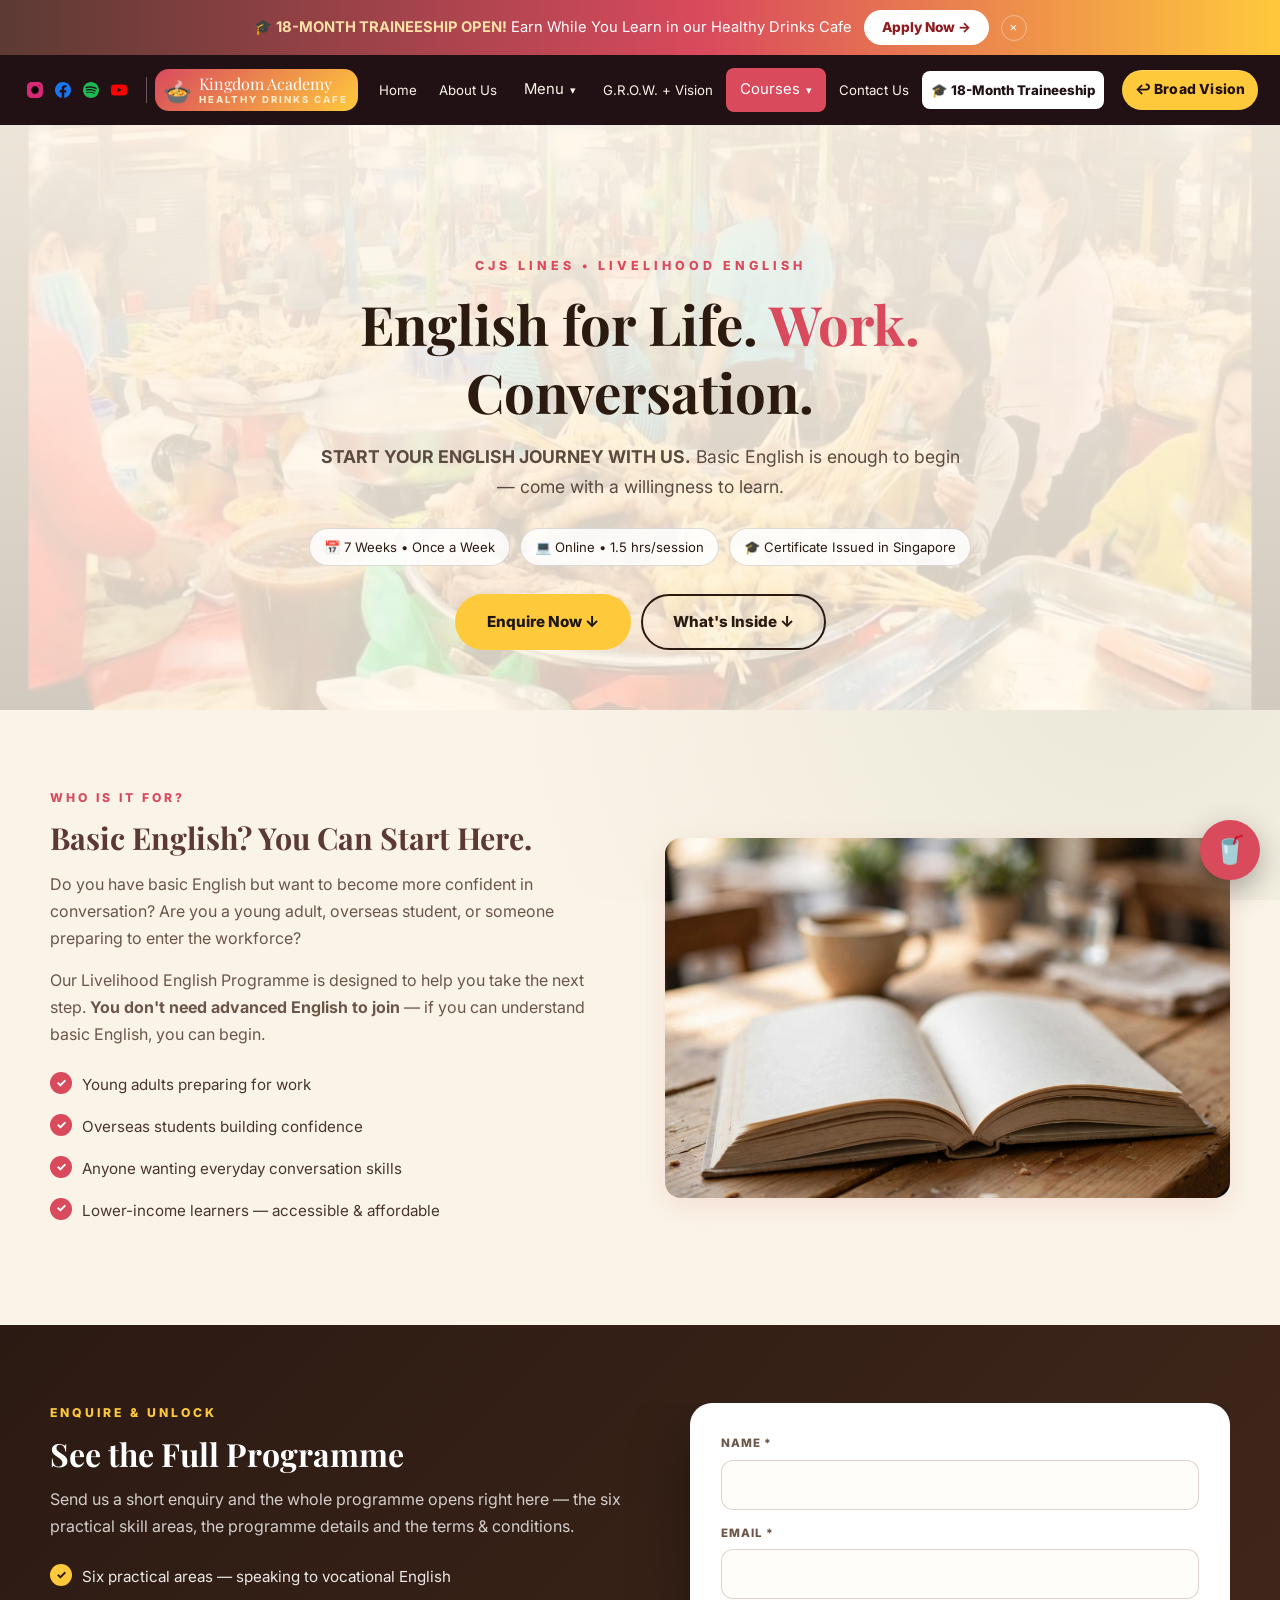
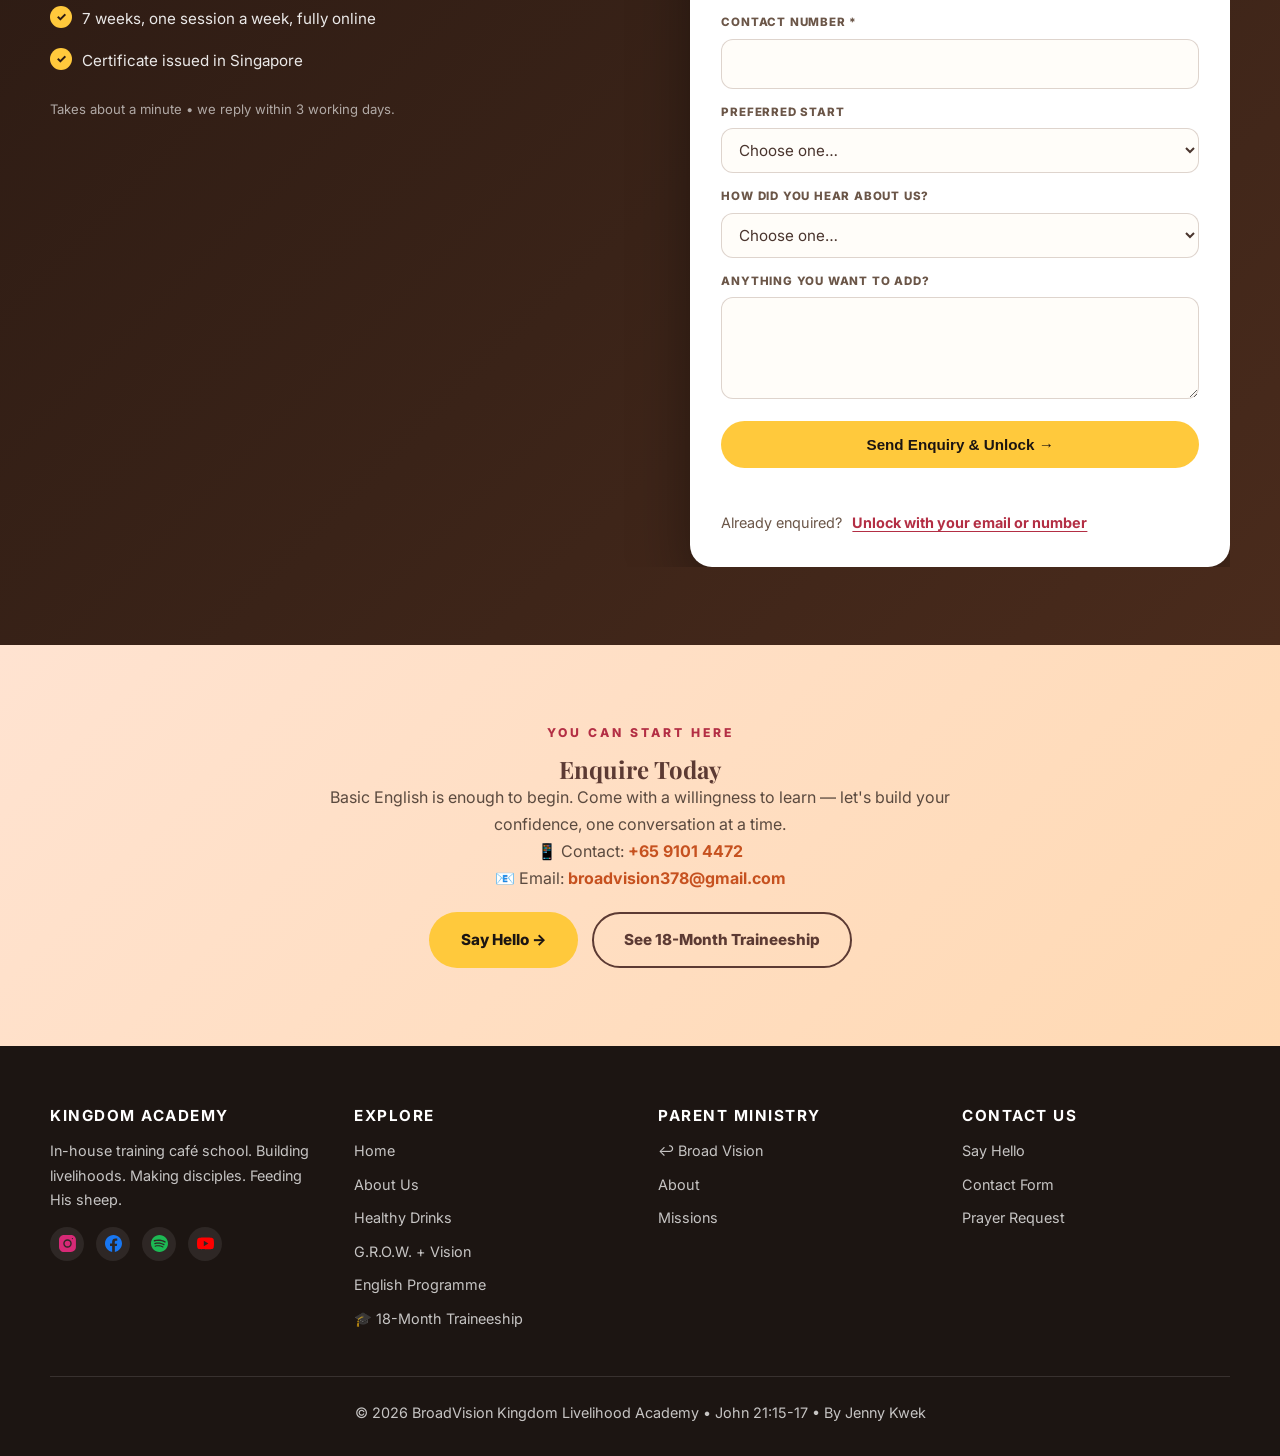
<file: english.html>
<!DOCTYPE html>
<html lang="en">
<head>
  <meta charset="UTF-8" />
  <meta name="viewport" content="width=device-width, initial-scale=1.0" />
  <title>Livelihood English Programme | CJS LINES × Kingdom Academy</title>
  <meta name="description" content="CJS LINES Livelihood English — 7 weeks online, once a week, 1.5 hours. Conversation, listening, reading, vocational English. Certificate issued in Singapore." />
  <link rel="preconnect" href="https://fonts.googleapis.com" />
  <link rel="preconnect" href="https://fonts.gstatic.com" crossorigin />
  <link href="https://fonts.googleapis.com/css2?family=Inter:wght@400;600;700;800&family=Playfair+Display:wght@600;700;800&display=swap" rel="stylesheet" />
  <link rel="stylesheet" href="style.css?v=72" />
  <link rel="icon" href="data:image/svg+xml,<svg xmlns='http://www.w3.org/2000/svg' viewBox='0 0 100 100'><text y='.9em' font-size='90'>📖</text></svg>" />
</head>
<body>
  <div class="recruit-banner" id="recruitBanner">
    <span>🎓 <strong>18-MONTH TRAINEESHIP OPEN!</strong> Earn While You Learn in our Healthy Drinks Cafe</span>
    <a class="cta" id="bannerCta" href="interns.html">Apply Now →</a>
    <button class="close-banner" onclick="document.getElementById('recruitBanner').classList.add('hide')" aria-label="Close">×</button>
  </div>

  <nav class="navbar">
    <div class="nav-inner">
      <div class="nav-socials">
        <a href="https://www.instagram.com/spiritualwalk333" target="_blank" rel="noopener" aria-label="Instagram"><svg viewBox="0 0 20 20" width="16" height="16" aria-hidden="true"><circle cx="10" cy="10" r="3.3"/><path fill="currentColor" d="M14.2,0H5.8C2.6,0,0,2.6,0,5.8v8.3C0,17.4,2.6,20,5.8,20h8.3c3.2,0,5.8-2.6,5.8-5.8V5.8C20,2.6,17.4,0,14.2,0zM10,15c-2.8,0-5-2.2-5-5s2.2-5,5-5s5,2.2,5,5S12.8,15,10,15z M15.8,5C15.4,5,15,4.6,15,4.2s0.4-0.8,0.8-0.8s0.8,0.4,0.8,0.8S16.3,5,15.8,5z"/></svg></a>
        <a href="https://www.facebook.com/share/17rr8SM1SV" target="_blank" rel="noopener" aria-label="Facebook"><svg viewBox="0 0 20 20" width="16" height="16" aria-hidden="true"><path fill="currentColor" d="M20,10.1c0-5.5-4.5-10-10-10S0,4.5,0,10.1c0,5,3.7,9.1,8.4,9.9v-7H5.9v-2.9h2.5V7.9C8.4,5.4,9.9,4,12.2,4c1.1,0,2.2,0.2,2.2,0.2v2.5h-1.3c-1.2,0-1.6,0.8-1.6,1.6v1.9h2.8L13.9,13h-2.3v7C16.3,19.2,20,15.1,20,10.1z"/></svg></a>
        <a href="https://open.spotify.com/show/0a6FLmbbuEbCT5A371Neod?si=fbc7a15857954547" target="_blank" rel="noopener" aria-label="Spotify"><svg viewBox="0 0 24 24" width="16" height="16" aria-hidden="true"><path fill="currentColor" d="M12 0C5.4 0 0 5.4 0 12s5.4 12 12 12 12-5.4 12-12S18.66 0 12 0zm5.521 17.34c-.24.359-.66.48-1.021.24-2.82-1.74-6.36-2.101-10.561-1.141-.418.122-.779-.179-.899-.539-.12-.421.18-.78.54-.9 4.56-1.021 8.52-.6 11.64 1.32.42.18.479.659.301 1.02zm1.44-3.3c-.301.42-.841.6-1.262.3-3.239-1.98-8.159-2.58-11.939-1.38-.479.12-1.02-.12-1.14-.6-.12-.48.12-1.021.6-1.141C9.6 9.9 15 10.561 18.72 12.84c.361.181.54.78.241 1.2zm.12-3.36C15.24 8.4 8.82 8.16 5.16 9.301c-.6.179-1.2-.181-1.38-.721-.18-.601.18-1.2.72-1.381 4.26-1.26 11.28-1.02 15.721 1.621.539.3.719 1.02.419 1.56-.299.421-1.02.599-1.559.3z"/></svg></a>
        <a href="https://www.youtube.com/@DailyDevotions-Chr1st" target="_blank" rel="noopener" aria-label="YouTube"><svg viewBox="0 0 20 20" width="16" height="16" aria-hidden="true"><path fill="currentColor" d="M19.6,5.2c-0.2-0.9-0.8-1.6-1.7-1.8C16.3,3,10,3,10,3S3.7,3,2.1,3.4C1.2,3.6,0.6,4.3,0.4,5.2C0,6.8,0,10,0,10s0,3.2,0.4,4.8c0.2,0.9,0.8,1.6,1.7,1.8C3.7,17,10,17,10,17s6.3,0,7.9-0.4c0.9-0.2,1.5-0.9,1.7-1.8C20,13.2,20,10,20,10S20,6.8,19.6,5.2z M8,13.2V6.8l5.4,3.2L8,13.2z"/></svg></a>
      </div>
      <a href="index.html" class="nav-logo"><span class="logo-box"><span class="logo-icon">🍲</span><span class="logo-words">Kingdom Academy<small>Healthy Drinks Cafe</small></span></span></a>
      <button class="hamburger" aria-label="Menu"><span></span><span></span><span></span></button>
      <ul class="nav-links">
        <li><a href="index.html">Home</a></li>
<li><a href="message.html">About Us</a></li>
                <li class="nav-drop">
          <button type="button" class="nav-drop-btn" aria-expanded="false" aria-haspopup="true">Menu <span class="caret" aria-hidden="true">▾</span></button>
          <ul class="nav-drop-menu">
            <li><a href="menu.html">Healthy Drinks</a></li>
          </ul>
        </li>
        <li><a href="about.html">G.R.O.W. + Vision</a></li>
                        <li class="nav-drop is-current">
          <button type="button" class="nav-drop-btn" aria-expanded="false" aria-haspopup="true">Courses <span class="caret" aria-hidden="true">▾</span></button>
          <ul class="nav-drop-menu">
            <li><a href="english.html" class="active">English Programme</a></li>
            <li><a href="course-blending.html" class="is-soon">Healthy Blending Course <span class="soon-tag">Soon</span></a></li>
            <li><a href="course-soup-noodles.html" class="is-soon">Soup Noodle Course (short) <span class="soon-tag">Soon</span></a></li>
            <li><a href="course-computer.html" class="is-soon">Computer Course (short) <span class="soon-tag">Soon</span></a></li>
            <li><a href="course-business-writing.html" class="is-soon">Email Writing &amp; Other Business Writings <span class="soon-tag">Soon</span></a></li>
          </ul>
        </li>
                <li><a href="contact.html">Contact Us</a></li>
        <li><a href="interns.html" class="hire">🎓 18-Month Traineeship</a></li>
        <li><a target="_blank" rel="noopener" href="https://isaac3780.github.io/echofromabove/charity-site/index.html" class="back">↩ Broad Vision</a></li>
        <li class="nav-soc">
          <div class="nav-soc-icons">
            <a href="https://www.instagram.com/spiritualwalk333" target="_blank" rel="noopener" aria-label="Instagram"><svg viewBox="0 0 20 20" width="20" height="20" aria-hidden="true"><circle cx="10" cy="10" r="3.3"/><path fill="currentColor" d="M14.2,0H5.8C2.6,0,0,2.6,0,5.8v8.3C0,17.4,2.6,20,5.8,20h8.3c3.2,0,5.8-2.6,5.8-5.8V5.8C20,2.6,17.4,0,14.2,0zM10,15c-2.8,0-5-2.2-5-5s2.2-5,5-5s5,2.2,5,5S12.8,15,10,15z M15.8,5C15.4,5,15,4.6,15,4.2s0.4-0.8,0.8-0.8s0.8,0.4,0.8,0.8S16.3,5,15.8,5z"/></svg></a>
            <a href="https://www.facebook.com/share/17rr8SM1SV" target="_blank" rel="noopener" aria-label="Facebook"><svg viewBox="0 0 20 20" width="20" height="20" aria-hidden="true"><path fill="currentColor" d="M20,10.1c0-5.5-4.5-10-10-10S0,4.5,0,10.1c0,5,3.7,9.1,8.4,9.9v-7H5.9v-2.9h2.5V7.9C8.4,5.4,9.9,4,12.2,4c1.1,0,2.2,0.2,2.2,0.2v2.5h-1.3c-1.2,0-1.6,0.8-1.6,1.6v1.9h2.8L13.9,13h-2.3v7C16.3,19.2,20,15.1,20,10.1z"/></svg></a>
            <a href="https://open.spotify.com/show/0a6FLmbbuEbCT5A371Neod?si=fbc7a15857954547" target="_blank" rel="noopener" aria-label="Spotify"><svg viewBox="0 0 24 24" width="20" height="20" aria-hidden="true"><path fill="currentColor" d="M12 0C5.4 0 0 5.4 0 12s5.4 12 12 12 12-5.4 12-12S18.66 0 12 0zm5.521 17.34c-.24.359-.66.48-1.021.24-2.82-1.74-6.36-2.101-10.561-1.141-.418.122-.779-.179-.899-.539-.12-.421.18-.78.54-.9 4.56-1.021 8.52-.6 11.64 1.32.42.18.479.659.301 1.02zm1.44-3.3c-.301.42-.841.6-1.262.3-3.239-1.98-8.159-2.58-11.939-1.38-.479.12-1.02-.12-1.14-.6-.12-.48.12-1.021.6-1.141C9.6 9.9 15 10.561 18.72 12.84c.361.181.54.78.241 1.2zm.12-3.36C15.24 8.4 8.82 8.16 5.16 9.301c-.6.179-1.2-.181-1.38-.721-.18-.601.18-1.2.72-1.381 4.26-1.26 11.28-1.02 15.721 1.621.539.3.719 1.02.419 1.56-.299.421-1.02.599-1.559.3z"/></svg></a>
            <a href="https://www.youtube.com/@DailyDevotions-Chr1st" target="_blank" rel="noopener" aria-label="YouTube"><svg viewBox="0 0 20 20" width="20" height="20" aria-hidden="true"><path fill="currentColor" d="M19.6,5.2c-0.2-0.9-0.8-1.6-1.7-1.8C16.3,3,10,3,10,3S3.7,3,2.1,3.4C1.2,3.6,0.6,4.3,0.4,5.2C0,6.8,0,10,0,10s0,3.2,0.4,4.8c0.2,0.9,0.8,1.6,1.7,1.8C3.7,17,10,17,10,17s6.3,0,7.9-0.4c0.9-0.2,1.5-0.9,1.7-1.8C20,13.2,20,10,20,10S20,6.8,19.6,5.2z M8,13.2V6.8l5.4,3.2L8,13.2z"/></svg></a>
          </div>
        </li>
      </ul>
    </div>
  </nav>

  <header class="hero hero-small" style="--hero-photo:url('photos/hero-03.jpeg')">
    <div class="hero-content">
      <div class="hero-kicker">CJS LINES • Livelihood English</div>
      <h1>English for Life. <em>Work.</em> Conversation.</h1>
      <p><strong>START YOUR ENGLISH JOURNEY WITH US.</strong> Basic English is enough to begin — come with a willingness to learn.</p>
      <div class="hero-badges badges-3">
        <span>📅 7 Weeks • Once a Week</span>
        <span>💻 Online • 1.5 hrs/session</span>
        <span>🎓 Certificate Issued in Singapore</span>
      </div>
      <div class="cta-pair"><a href="#enquireForm" class="btn btn-broth" style="margin-right:10px;" data-scroll>Enquire Now ↓</a><a href="#enquireForm" class="btn btn-outline" data-scroll>What's Inside ↓</a></div>
    </div>
  </header>

  <!-- WHO -->
  <section class="section">
    <div class="wrap feature">
      <div>
        <div class="kicker">Who Is It For?</div>
        <h3>Basic English? You Can Start Here.</h3>
        <p>Do you have basic English but want to become more confident in conversation? Are you a young adult, overseas student, or someone preparing to enter the workforce?</p>
        <p>Our Livelihood English Programme is designed to help you take the next step. <strong>You don't need advanced English to join</strong> — if you can understand basic English, you can begin.</p>
        <ul class="checklist">
          <li>Young adults preparing for work</li>
          <li>Overseas students building confidence</li>
          <li>Anyone wanting everyday conversation skills</li>
          <li>Lower-income learners — accessible &amp; affordable</li>
        </ul>
      </div>
      <div class="imgbox" role="img" aria-label="English programme" style="background-image:url('photos/english-6a.webp?v=62');"></div>
    </div>
  </section>

  <!-- ENQUIRY GATE -->
  <section class="section gate gate-dark" id="enquireForm">
    <div class="wrap">
      <div class="gate-grid">
        <div class="gate-copy">
          <div class="kicker">Enquire &amp; Unlock</div>
          <h2>See the Full Programme</h2>
          <p>Send us a short enquiry and the whole programme opens right here — the six practical skill areas, the programme details and the terms &amp; conditions.</p>
          <ul class="checklist">
            <li>Six practical areas — speaking to vocational English</li>
            <li>7 weeks, one session a week, fully online</li>
            <li>Certificate issued in Singapore</li>
          </ul>
          <p class="teaser-note">Takes about a minute • we reply within 3 working days.</p>
        </div>

        <div class="gate-card" id="gateFormCard" hidden>
          <form id="enquiryFormEl" class="enquiry-form" method="post" action="" data-endpoint="https://script.google.com/macros/s/AKfycbwmD8t0nEvosMEeOzakcJ2CxNFwhoZeaw6b9cd7pZ-pc5CQPmkwoomuJVL6o32vBEmT/exec" data-lookup="1">
            <input type="hidden" name="page" value="english" />
            <div class="field"><label for="ef-name">Name *</label><input id="ef-name" name="name" required autocomplete="name" /></div>
            <div class="field"><label for="ef-email">Email *</label><input id="ef-email" name="email" type="email" required autocomplete="email" /></div>
            <div class="field"><label for="ef-contact">Contact number *</label><input id="ef-contact" name="contact" type="tel" required autocomplete="tel" /></div>
            <div class="field"><label for="ef-start">Preferred start</label>
              <select id="ef-start" name="start">
                <option value="">Choose one…</option>
                <option>As soon as possible</option>
                <option>Within 1–3 months</option>
                <option>3–6 months</option>
                <option>Just exploring</option>
              </select>
            </div>
            <div class="field"><label for="ef-source">How did you hear about us?</label>
              <select id="ef-source" name="source">
                <option value="">Choose one…</option>
                <option>Church</option>
                <option>Friend or family</option>
                <option>Facebook / Instagram</option>
                <option>Walk-in at the café</option>
                <option>Other</option>
              </select>
            </div>
            <div class="field"><label for="ef-message">Anything you want to add?</label><textarea id="ef-message" name="message" rows="3"></textarea></div>
            <input type="text" name="_gotcha" class="hp" tabindex="-1" autocomplete="off" aria-hidden="true" />
            <button type="submit" class="btn btn-broth" id="ef-submit" style="width:100%;">Send Enquiry &amp; Unlock →</button>
            <p class="form-status" id="ef-status" role="status" aria-live="polite"></p>
          </form>

          <div class="gate-alt" id="gateAlt" hidden>
            <span>Already enquired?</span>
            <button type="button" class="linkbtn" id="showLookup">Unlock with your email or number</button>
          </div>

          <form id="lookupFormEl" class="lookup-form" hidden>
            <h4>Welcome back</h4>
            <p class="lookup-lead">Enter the email address or contact number you used in your enquiry and we'll open the programme.</p>
            <div class="field">
              <label for="lf-query">Email or contact number</label>
              <input id="lf-query" name="query" type="text" autocomplete="email" required />
            </div>
            <button type="submit" class="btn btn-broth" id="lf-submit" style="width:100%;">Unlock the Programme →</button>
            <p class="form-status" id="lf-status" role="status" aria-live="polite"></p>
            <p class="gate-alt"><button type="button" class="linkbtn" id="showEnquiry">← Send a new enquiry instead</button></p>
          </form>
        </div>

        <div class="gate-card" id="gateFallback">
          <div class="teaser-lock" aria-hidden="true">🔒</div>
          <h3>Enquire to Unlock</h3>
          <p>Fill in our enquiry form and the programme opens straight away.</p>
          <a class="btn btn-broth" href="https://forms.gle/TSKdKLLRFJAC5b4L7" target="_blank" rel="noopener">Open the Enquiry Form ↗</a>
        </div>
      </div>
    </div>
  </section>
  <iframe name="enquirySink" id="enquirySink" title="Enquiry submission" hidden></iframe>

  <div class="curtain" id="curtain">
    <div class="curtain-inner">

  <!-- SKILLS -->
  <section class="section section-alt">
    <div class="wrap">
      <div class="section-title"><div class="kicker">What You Build</div><h2>Practical Skills, Real Situations</h2><p>Each 1.5-hour session develops confidence through hands-on practice — not just textbooks.</p></div>
      <div class="perks">
        <div class="perk"><div class="e">🗣️</div><h3>Conversation & Speaking</h3><p>Speak up, find your voice, hold everyday conversations with confidence.</p></div>
        <div class="perk"><div class="e">👂</div><h3>Listening Skills</h3><p>Understand real spoken English — at work, in shops, in social settings.</p></div>
        <div class="perk"><div class="e">📖</div><h3>Reading Skills</h3><p>Read forms, messages, notices and simple texts with understanding.</p></div>
        <div class="perk"><div class="e">💡</div><h3>Critical & Creative Thinking</h3><p>Share opinions, solve problems, express ideas clearly.</p></div>
        <div class="perk"><div class="e">💼</div><h3>Vocational English</h3><p>Workplace language — interviews, customers, colleagues, instructions.</p></div>
        <div class="perk"><div class="e">👥</div><h3>Group Discussion</h3><p>Practice in real-life situations with fellow learners.</p></div>
      </div>
    </div>
  </section>

  <!-- DETAILS -->
  <section class="section" id="details">
    <div class="wrap">
      <div class="section-title"><div class="kicker">Programme Details</div><h2>Simple, Affordable, Online</h2><p>Led by lecturers from Singapore — the language arm of our in-house training café school.</p></div>
      <div class="role-grid role-grid-4">
        <div class="role"><h3>📅 Duration</h3><p style="font-size:.9rem;color:var(--muted)">7 weeks, once a week.<br/><strong>1.5 hours</strong> per session.</p></div>
        <div class="role"><h3>💻 Format</h3><p style="font-size:.9rem;color:var(--muted)">Fully <strong>online</strong> — join from anywhere.<br/>Full schedule on enquiry.</p></div>
        <div class="role"><h3>💰 Fee</h3><p style="font-size:.9rem;color:var(--muted)"><strong>SGD $150</strong> per student.<br/>Accessible by design.</p></div>
        <div class="role"><h3>🎓 Certificate</h3><p style="font-size:.9rem;color:var(--muted)">Certificate of Attendance <strong>issued in Singapore</strong> on meeting attendance.</p></div>
      </div>

      <h3 style="margin-top:36px; text-align:center;">Terms & Conditions</h3>
      <table class="schedule">
        <tr><th>#</th><th>Term</th></tr>
        <tr><td>1</td><td>Payment is non-refundable once enrolment and payment have been confirmed.</td></tr>
        <tr><td>2</td><td>Participants who miss 2 lessons will not be eligible for the Certificate of Attendance.</td></tr>
        <tr><td>3</td><td>Participants are encouraged to attend all 7 sessions and complete the required preparation before each lesson.</td></tr>
      </table>
    </div>
  </section>
    </div>
  </div>

  <!-- ENQUIRE -->
  <section class="section section-dark" id="enquire">
    <div class="wrap" style="text-align:center; max-width:640px;">
      <div class="kicker">You Can Start Here</div>
      <h2>Enquire Today</h2>
      <p style="color:#5b4a3f">Basic English is enough to begin. Come with a willingness to learn — let's build your confidence, one conversation at a time.</p>
      <p style="color:#5b4a3f">📱 Contact: <strong style="color:#C6511F"><a href="https://wa.me/6591014472" target="_blank" rel="noopener" style="color:#C6511F">+65 9101 4472</a></strong><br/>📧 Email: <strong style="color:#C6511F"><a href="mailto:broadvision378@gmail.com" style="color:#C6511F">broadvision378@gmail.com</a></strong></p>
      <div class="cta-pair" style="margin-top:20px;">
        <a href="contact.html" class="btn btn-broth" style="margin-right:10px;">Say Hello →</a>
        <a href="interns.html" class="btn btn-outline">See 18-Month Traineeship</a>
      </div>
    </div>
  </section>

  <footer>
    <div class="footer-grid">
      <div><h4>Kingdom Academy</h4><p style="max-width:280px;">In-house training café school. Building livelihoods. Making disciples. Feeding His sheep.</p><div class="footer-socials">
          <a href="https://www.instagram.com/spiritualwalk333" target="_blank" rel="noopener" aria-label="Instagram"><svg viewBox="0 0 20 20" width="17" height="17" aria-hidden="true"><circle cx="10" cy="10" r="3.3"/><path fill="currentColor" d="M14.2,0H5.8C2.6,0,0,2.6,0,5.8v8.3C0,17.4,2.6,20,5.8,20h8.3c3.2,0,5.8-2.6,5.8-5.8V5.8C20,2.6,17.4,0,14.2,0zM10,15c-2.8,0-5-2.2-5-5s2.2-5,5-5s5,2.2,5,5S12.8,15,10,15z M15.8,5C15.4,5,15,4.6,15,4.2s0.4-0.8,0.8-0.8s0.8,0.4,0.8,0.8S16.3,5,15.8,5z"/></svg></a>
          <a href="https://www.facebook.com/share/17rr8SM1SV" target="_blank" rel="noopener" aria-label="Facebook"><svg viewBox="0 0 20 20" width="17" height="17" aria-hidden="true"><path fill="currentColor" d="M20,10.1c0-5.5-4.5-10-10-10S0,4.5,0,10.1c0,5,3.7,9.1,8.4,9.9v-7H5.9v-2.9h2.5V7.9C8.4,5.4,9.9,4,12.2,4c1.1,0,2.2,0.2,2.2,0.2v2.5h-1.3c-1.2,0-1.6,0.8-1.6,1.6v1.9h2.8L13.9,13h-2.3v7C16.3,19.2,20,15.1,20,10.1z"/></svg></a>
          <a href="https://open.spotify.com/show/0a6FLmbbuEbCT5A371Neod?si=fbc7a15857954547" target="_blank" rel="noopener" aria-label="Spotify"><svg viewBox="0 0 24 24" width="17" height="17" aria-hidden="true"><path fill="currentColor" d="M12 0C5.4 0 0 5.4 0 12s5.4 12 12 12 12-5.4 12-12S18.66 0 12 0zm5.521 17.34c-.24.359-.66.48-1.021.24-2.82-1.74-6.36-2.101-10.561-1.141-.418.122-.779-.179-.899-.539-.12-.421.18-.78.54-.9 4.56-1.021 8.52-.6 11.64 1.32.42.18.479.659.301 1.02zm1.44-3.3c-.301.42-.841.6-1.262.3-3.239-1.98-8.159-2.58-11.939-1.38-.479.12-1.02-.12-1.14-.6-.12-.48.12-1.021.6-1.141C9.6 9.9 15 10.561 18.72 12.84c.361.181.54.78.241 1.2zm.12-3.36C15.24 8.4 8.82 8.16 5.16 9.301c-.6.179-1.2-.181-1.38-.721-.18-.601.18-1.2.72-1.381 4.26-1.26 11.28-1.02 15.721 1.621.539.3.719 1.02.419 1.56-.299.421-1.02.599-1.559.3z"/></svg></a>
          <a href="https://www.youtube.com/@DailyDevotions-Chr1st" target="_blank" rel="noopener" aria-label="YouTube"><svg viewBox="0 0 20 20" width="17" height="17" aria-hidden="true"><path fill="currentColor" d="M19.6,5.2c-0.2-0.9-0.8-1.6-1.7-1.8C16.3,3,10,3,10,3S3.7,3,2.1,3.4C1.2,3.6,0.6,4.3,0.4,5.2C0,6.8,0,10,0,10s0,3.2,0.4,4.8c0.2,0.9,0.8,1.6,1.7,1.8C3.7,17,10,17,10,17s6.3,0,7.9-0.4c0.9-0.2,1.5-0.9,1.7-1.8C20,13.2,20,10,20,10S20,6.8,19.6,5.2z M8,13.2V6.8l5.4,3.2L8,13.2z"/></svg></a>
        </div></div>
      <div><h4>Explore</h4><ul><li><a href="index.html">Home</a></li><li><a href="message.html">About Us</a></li><li><a href="menu.html">Healthy Drinks</a></li><li><a href="about.html">G.R.O.W. + Vision</a></li><li><a href="english.html">English Programme</a></li><li><a href="interns.html">🎓 18-Month Traineeship</a></li></ul></div>
      <div><h4>Parent Ministry</h4><ul><li><a target="_blank" rel="noopener" href="https://isaac3780.github.io/echofromabove/charity-site/index.html">↩ Broad Vision</a></li><li><a target="_blank" rel="noopener" href="https://isaac3780.github.io/echofromabove/charity-site/about.html">About</a></li><li><a target="_blank" rel="noopener" href="https://isaac3780.github.io/echofromabove/charity-site/mission.html">Missions</a></li></ul></div>
      <div><h4>Contact Us</h4><ul><li><a href="contact.html">Say Hello</a></li><li><a href="https://forms.gle/yKgfLnRqDMRPCcc16" target="_blank" rel="noopener">Contact Form</a></li><li><a href="https://forms.gle/M6q2qT2wRfyZ9fyo7" target="_blank" rel="noopener">Prayer Request</a></li></ul></div>
    </div>
    <div class="footer-bottom">© 2026 BroadVision Kingdom Livelihood Academy • John 21:15-17 • By Jenny Kwek</div>
  </footer>

  <button class="chat-fab" id="chatFab" aria-label="Chat">🥤</button>
  <div class="chatbox" id="chatbox">
    <header style="background:var(--chili);color:#fff;padding:14px 16px;"><b>Slurpy — Academy Buddy 🤖</b><span style="font-size:.78rem;opacity:.8;">Tap a suggestion or type below</span></header>
    <div class="chatlog" id="chatlog"><div class="msg bot">Hi! Ask about the English programme, 18-Month Traineeship, or healthy drinks! 📖</div></div>
    <div class="chatinput"><input id="chatText" placeholder="Type your question..." /><button id="chatSend">➤</button></div>
  </div>
  <div class="overlay" id="overlay"></div>
  <div class="toast" id="toast"></div>
  <script src="script.js"></script>
</body>
</html>
</file>
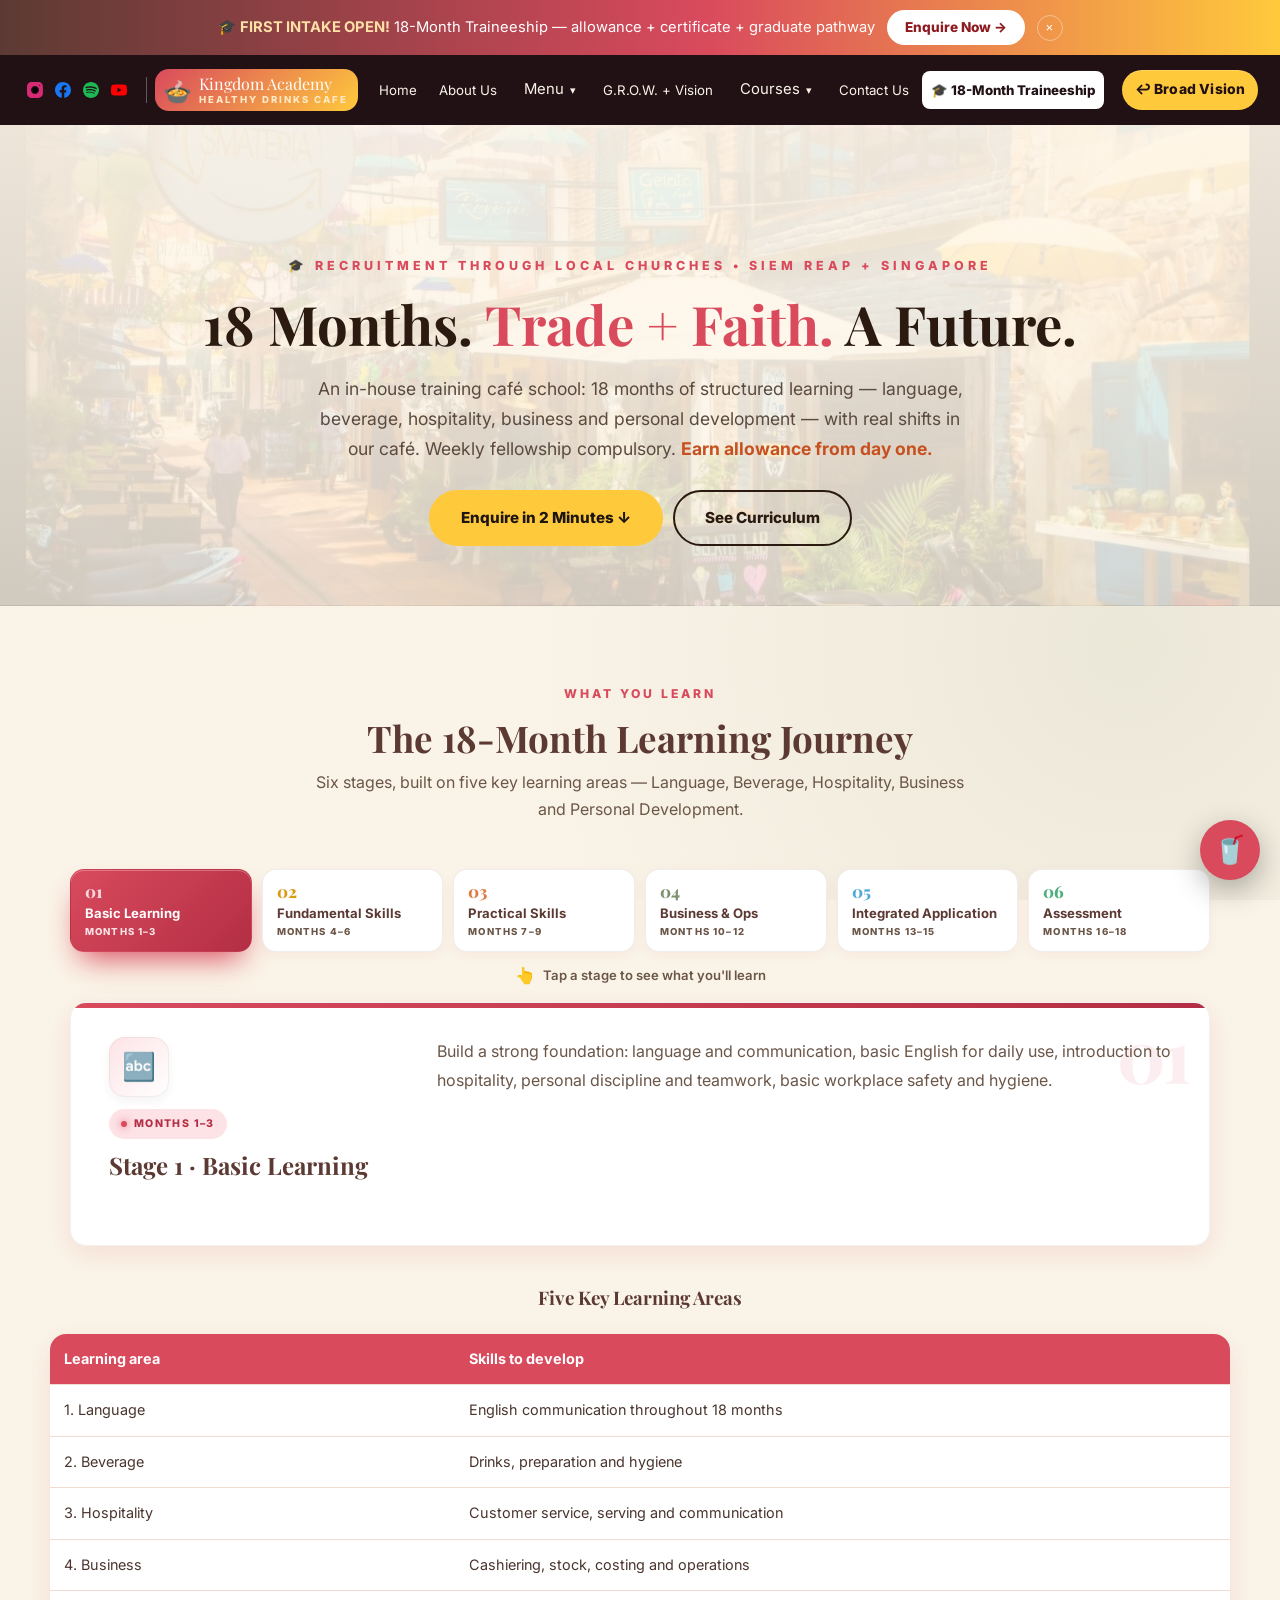
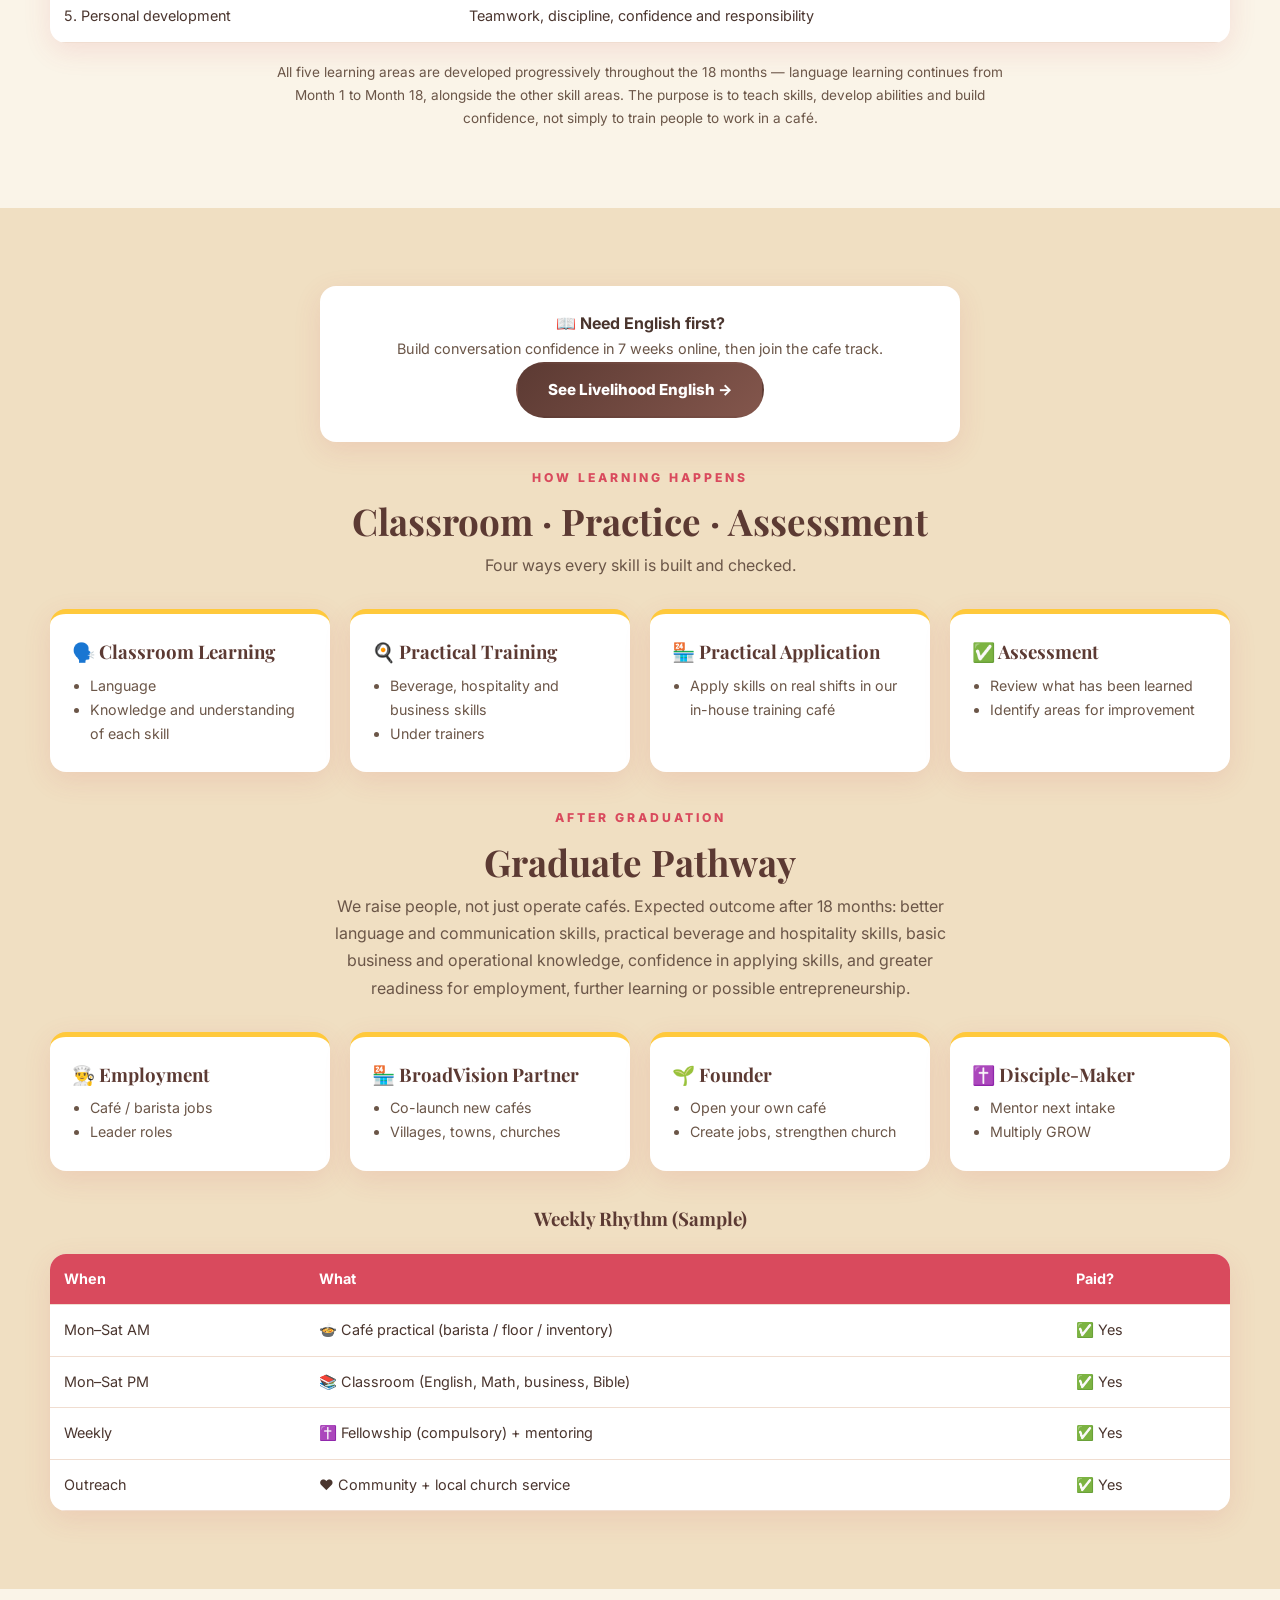
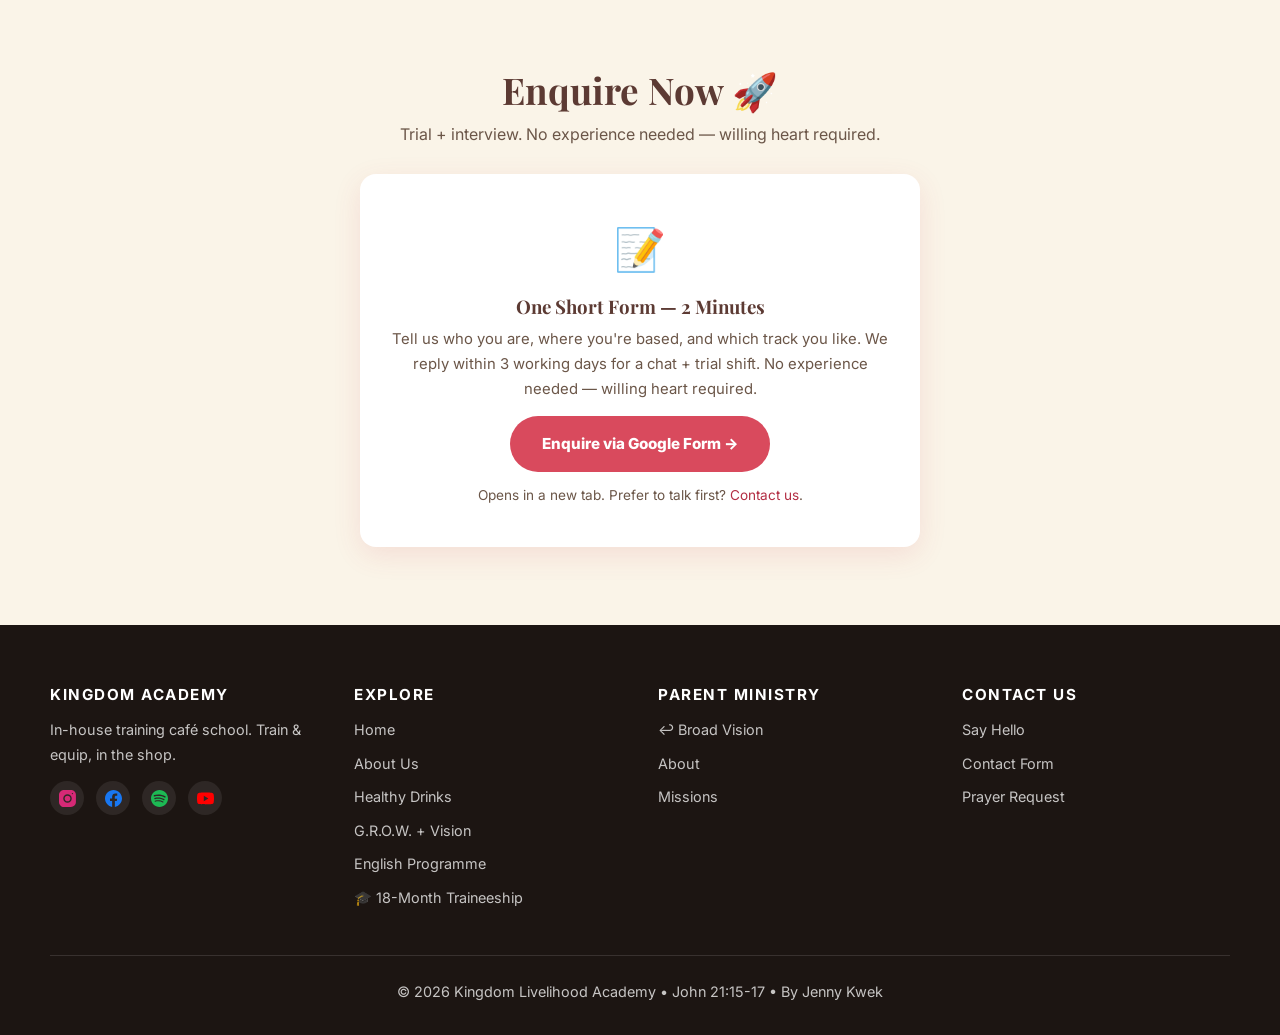
<file: interns.html>
﻿<!DOCTYPE html>
<html lang="en">
<head>
  <meta charset="UTF-8" />
  <meta name="viewport" content="width=device-width, initial-scale=1.0" />
  <title>18-Month Traineeship — Earn While You Learn | Kingdom Academy</title>
  <link href="https://fonts.googleapis.com/css2?family=Inter:wght@400;600;700;800&family=Playfair+Display:wght@600;700;800&display=swap" rel="stylesheet" />
  <link rel="stylesheet" href="style.css?v=72" />
  <link rel="icon" href="data:image/svg+xml,<svg xmlns='http://www.w3.org/2000/svg' viewBox='0 0 100 100'><text y='.9em' font-size='90'>🎓</text></svg>" />
</head>
<body>
  <div class="recruit-banner" id="recruitBanner">
    <span id="bannerMsg">🎓 <strong>FIRST INTAKE OPEN!</strong> 18-Month Traineeship — allowance + certificate + graduate pathway</span>
    <a class="cta" id="bannerCta" href="#apply">Enquire Now →</a>
    <button class="close-banner" onclick="document.getElementById('recruitBanner').classList.add('hide')">×</button>
  </div>
  <nav class="navbar">
    <div class="nav-inner">
      <div class="nav-socials">
        <a href="https://www.instagram.com/spiritualwalk333" target="_blank" rel="noopener" aria-label="Instagram"><svg viewBox="0 0 20 20" width="16" height="16" aria-hidden="true"><circle cx="10" cy="10" r="3.3"/><path fill="currentColor" d="M14.2,0H5.8C2.6,0,0,2.6,0,5.8v8.3C0,17.4,2.6,20,5.8,20h8.3c3.2,0,5.8-2.6,5.8-5.8V5.8C20,2.6,17.4,0,14.2,0zM10,15c-2.8,0-5-2.2-5-5s2.2-5,5-5s5,2.2,5,5S12.8,15,10,15z M15.8,5C15.4,5,15,4.6,15,4.2s0.4-0.8,0.8-0.8s0.8,0.4,0.8,0.8S16.3,5,15.8,5z"/></svg></a>
        <a href="https://www.facebook.com/share/17rr8SM1SV" target="_blank" rel="noopener" aria-label="Facebook"><svg viewBox="0 0 20 20" width="16" height="16" aria-hidden="true"><path fill="currentColor" d="M20,10.1c0-5.5-4.5-10-10-10S0,4.5,0,10.1c0,5,3.7,9.1,8.4,9.9v-7H5.9v-2.9h2.5V7.9C8.4,5.4,9.9,4,12.2,4c1.1,0,2.2,0.2,2.2,0.2v2.5h-1.3c-1.2,0-1.6,0.8-1.6,1.6v1.9h2.8L13.9,13h-2.3v7C16.3,19.2,20,15.1,20,10.1z"/></svg></a>
        <a href="https://open.spotify.com/show/0a6FLmbbuEbCT5A371Neod?si=fbc7a15857954547" target="_blank" rel="noopener" aria-label="Spotify"><svg viewBox="0 0 24 24" width="16" height="16" aria-hidden="true"><path fill="currentColor" d="M12 0C5.4 0 0 5.4 0 12s5.4 12 12 12 12-5.4 12-12S18.66 0 12 0zm5.521 17.34c-.24.359-.66.48-1.021.24-2.82-1.74-6.36-2.101-10.561-1.141-.418.122-.779-.179-.899-.539-.12-.421.18-.78.54-.9 4.56-1.021 8.52-.6 11.64 1.32.42.18.479.659.301 1.02zm1.44-3.3c-.301.42-.841.6-1.262.3-3.239-1.98-8.159-2.58-11.939-1.38-.479.12-1.02-.12-1.14-.6-.12-.48.12-1.021.6-1.141C9.6 9.9 15 10.561 18.72 12.84c.361.181.54.78.241 1.2zm.12-3.36C15.24 8.4 8.82 8.16 5.16 9.301c-.6.179-1.2-.181-1.38-.721-.18-.601.18-1.2.72-1.381 4.26-1.26 11.28-1.02 15.721 1.621.539.3.719 1.02.419 1.56-.299.421-1.02.599-1.559.3z"/></svg></a>
        <a href="https://www.youtube.com/@DailyDevotions-Chr1st" target="_blank" rel="noopener" aria-label="YouTube"><svg viewBox="0 0 20 20" width="16" height="16" aria-hidden="true"><path fill="currentColor" d="M19.6,5.2c-0.2-0.9-0.8-1.6-1.7-1.8C16.3,3,10,3,10,3S3.7,3,2.1,3.4C1.2,3.6,0.6,4.3,0.4,5.2C0,6.8,0,10,0,10s0,3.2,0.4,4.8c0.2,0.9,0.8,1.6,1.7,1.8C3.7,17,10,17,10,17s6.3,0,7.9-0.4c0.9-0.2,1.5-0.9,1.7-1.8C20,13.2,20,10,20,10S20,6.8,19.6,5.2z M8,13.2V6.8l5.4,3.2L8,13.2z"/></svg></a>
      </div>
      <a href="index.html" class="nav-logo"><span class="logo-box"><span class="logo-icon">🍲</span><span class="logo-words">Kingdom Academy<small>Healthy Drinks Cafe</small></span></span></a>
      <button class="hamburger" aria-label="Menu"><span></span><span></span><span></span></button>
      <ul class="nav-links">
        <li><a href="index.html">Home</a></li>
<li><a href="message.html">About Us</a></li>
                <li class="nav-drop">
          <button type="button" class="nav-drop-btn" aria-expanded="false" aria-haspopup="true">Menu <span class="caret" aria-hidden="true">▾</span></button>
          <ul class="nav-drop-menu">
            <li><a href="menu.html">Healthy Drinks</a></li>
          </ul>
        </li>
        <li><a href="about.html">G.R.O.W. + Vision</a></li>
                        <li class="nav-drop">
          <button type="button" class="nav-drop-btn" aria-expanded="false" aria-haspopup="true">Courses <span class="caret" aria-hidden="true">▾</span></button>
          <ul class="nav-drop-menu">
            <li><a href="english.html">English Programme</a></li>
            <li><a href="course-blending.html" class="is-soon">Healthy Blending Course <span class="soon-tag">Soon</span></a></li>
            <li><a href="course-soup-noodles.html" class="is-soon">Soup Noodle Course (short) <span class="soon-tag">Soon</span></a></li>
            <li><a href="course-computer.html" class="is-soon">Computer Course (short) <span class="soon-tag">Soon</span></a></li>
            <li><a href="course-business-writing.html" class="is-soon">Email Writing &amp; Other Business Writings <span class="soon-tag">Soon</span></a></li>
          </ul>
        </li>
                <li><a href="contact.html">Contact Us</a></li>
        <li><a href="interns.html" class="hire active">🎓 18-Month Traineeship</a></li>
        <li><a target="_blank" rel="noopener" href="https://isaac3780.github.io/echofromabove/charity-site/index.html" class="back">↩ Broad Vision</a></li>
        <li class="nav-soc">
          <div class="nav-soc-icons">
            <a href="https://www.instagram.com/spiritualwalk333" target="_blank" rel="noopener" aria-label="Instagram"><svg viewBox="0 0 20 20" width="20" height="20" aria-hidden="true"><circle cx="10" cy="10" r="3.3"/><path fill="currentColor" d="M14.2,0H5.8C2.6,0,0,2.6,0,5.8v8.3C0,17.4,2.6,20,5.8,20h8.3c3.2,0,5.8-2.6,5.8-5.8V5.8C20,2.6,17.4,0,14.2,0zM10,15c-2.8,0-5-2.2-5-5s2.2-5,5-5s5,2.2,5,5S12.8,15,10,15z M15.8,5C15.4,5,15,4.6,15,4.2s0.4-0.8,0.8-0.8s0.8,0.4,0.8,0.8S16.3,5,15.8,5z"/></svg></a>
            <a href="https://www.facebook.com/share/17rr8SM1SV" target="_blank" rel="noopener" aria-label="Facebook"><svg viewBox="0 0 20 20" width="20" height="20" aria-hidden="true"><path fill="currentColor" d="M20,10.1c0-5.5-4.5-10-10-10S0,4.5,0,10.1c0,5,3.7,9.1,8.4,9.9v-7H5.9v-2.9h2.5V7.9C8.4,5.4,9.9,4,12.2,4c1.1,0,2.2,0.2,2.2,0.2v2.5h-1.3c-1.2,0-1.6,0.8-1.6,1.6v1.9h2.8L13.9,13h-2.3v7C16.3,19.2,20,15.1,20,10.1z"/></svg></a>
            <a href="https://open.spotify.com/show/0a6FLmbbuEbCT5A371Neod?si=fbc7a15857954547" target="_blank" rel="noopener" aria-label="Spotify"><svg viewBox="0 0 24 24" width="20" height="20" aria-hidden="true"><path fill="currentColor" d="M12 0C5.4 0 0 5.4 0 12s5.4 12 12 12 12-5.4 12-12S18.66 0 12 0zm5.521 17.34c-.24.359-.66.48-1.021.24-2.82-1.74-6.36-2.101-10.561-1.141-.418.122-.779-.179-.899-.539-.12-.421.18-.78.54-.9 4.56-1.021 8.52-.6 11.64 1.32.42.18.479.659.301 1.02zm1.44-3.3c-.301.42-.841.6-1.262.3-3.239-1.98-8.159-2.58-11.939-1.38-.479.12-1.02-.12-1.14-.6-.12-.48.12-1.021.6-1.141C9.6 9.9 15 10.561 18.72 12.84c.361.181.54.78.241 1.2zm.12-3.36C15.24 8.4 8.82 8.16 5.16 9.301c-.6.179-1.2-.181-1.38-.721-.18-.601.18-1.2.72-1.381 4.26-1.26 11.28-1.02 15.721 1.621.539.3.719 1.02.419 1.56-.299.421-1.02.599-1.559.3z"/></svg></a>
            <a href="https://www.youtube.com/@DailyDevotions-Chr1st" target="_blank" rel="noopener" aria-label="YouTube"><svg viewBox="0 0 20 20" width="20" height="20" aria-hidden="true"><path fill="currentColor" d="M19.6,5.2c-0.2-0.9-0.8-1.6-1.7-1.8C16.3,3,10,3,10,3S3.7,3,2.1,3.4C1.2,3.6,0.6,4.3,0.4,5.2C0,6.8,0,10,0,10s0,3.2,0.4,4.8c0.2,0.9,0.8,1.6,1.7,1.8C3.7,17,10,17,10,17s6.3,0,7.9-0.4c0.9-0.2,1.5-0.9,1.7-1.8C20,13.2,20,10,20,10S20,6.8,19.6,5.2z M8,13.2V6.8l5.4,3.2L8,13.2z"/></svg></a>
          </div>
        </li>
      </ul>
    </div>
  </nav>

  <header class="hero hero-small" style="--hero-photo:url('photos/hero-04.jpeg')">
    <div class="hero-content">
      <div class="hero-kicker">🎓 Recruitment Through Local Churches • Siem Reap + Singapore</div>
      <h1>18 Months. <em>Trade + Faith.</em> A Future.</h1>
      <p>An in-house training café school: 18 months of structured learning — language, beverage, hospitality, business and personal development — with real shifts in our café. Weekly fellowship compulsory. <strong style="color:#C6511F">Earn allowance from day one.</strong></p>
      <div class="cta-pair" style="margin-top:6px;"><a href="#apply" class="btn btn-broth btn-stack" style="margin-right:10px;">Enquire in 2 Minutes <span class="arw">↓</span></a><a href="#curriculum" class="btn btn-outline">See Curriculum</a></div>
    </div>
  </header>

  <section class="section" id="curriculum">
    <div class="wrap">
      <div class="section-title"><div class="kicker">What You Learn</div><h2>The 18-Month Learning Journey</h2><p>Six stages, built on five key learning areas — Language, Beverage, Hospitality, Business and Personal Development.</p></div>
      <div class="stage-showcase">
        <div class="stage-tabs" role="tablist" aria-label="18-month programme stages">
          <button type="button" class="stage-tab is-active" id="stage-tab-1" role="tab" aria-selected="true" aria-controls="stage-panel-1" tabindex="0" aria-label="Stage 1: Basic Learning, Months 1 to 3">
            <span class="stage-tab-num">01</span>
            <span class="stage-tab-label">Basic Learning</span>
            <span class="stage-tab-months">Months 1–3</span>
          </button>
          <button type="button" class="stage-tab" id="stage-tab-2" role="tab" aria-selected="false" aria-controls="stage-panel-2" tabindex="-1" aria-label="Stage 2: Fundamental Skill Training, Months 4 to 6">
            <span class="stage-tab-num">02</span>
            <span class="stage-tab-label">Fundamental Skills</span>
            <span class="stage-tab-months">Months 4–6</span>
          </button>
          <button type="button" class="stage-tab" id="stage-tab-3" role="tab" aria-selected="false" aria-controls="stage-panel-3" tabindex="-1" aria-label="Stage 3: Practical Skill Development, Months 7 to 9">
            <span class="stage-tab-num">03</span>
            <span class="stage-tab-label">Practical Skills</span>
            <span class="stage-tab-months">Months 7–9</span>
          </button>
          <button type="button" class="stage-tab" id="stage-tab-4" role="tab" aria-selected="false" aria-controls="stage-panel-4" tabindex="-1" aria-label="Stage 4: Business and Operations, Months 10 to 12">
            <span class="stage-tab-num">04</span>
            <span class="stage-tab-label">Business &amp; Ops</span>
            <span class="stage-tab-months">Months 10–12</span>
          </button>
          <button type="button" class="stage-tab" id="stage-tab-5" role="tab" aria-selected="false" aria-controls="stage-panel-5" tabindex="-1" aria-label="Stage 5: Integrated Application, Months 13 to 15">
            <span class="stage-tab-num">05</span>
            <span class="stage-tab-label">Integrated Application</span>
            <span class="stage-tab-months">Months 13–15</span>
          </button>
          <button type="button" class="stage-tab" id="stage-tab-6" role="tab" aria-selected="false" aria-controls="stage-panel-6" tabindex="-1" aria-label="Stage 6: Assessment and Development, Months 16 to 18">
            <span class="stage-tab-num">06</span>
            <span class="stage-tab-label">Assessment</span>
            <span class="stage-tab-months">Months 16–18</span>
          </button>
        </div>
        <p class="stage-hint"><span class="stage-hint-icon" aria-hidden="true"><span class="hint-ico-up">👆</span><span class="hint-ico-down">👇</span></span> Tap a stage to see what you'll learn</p>

        <div class="stage-panels">
          <article class="stage-panel is-active" id="stage-panel-1" role="tabpanel" aria-labelledby="stage-tab-1">
            <span class="stage-num" aria-hidden="true">01</span>
            <div class="stage-panel-inner">
              <div class="stage-panel-id">
                <span class="stage-icon" aria-hidden="true">🔤</span>
                <span class="stage-months">Months 1–3</span>
                <h3>Stage 1 · Basic Learning</h3>
              </div>
              <div class="stage-panel-body">
                <p>Build a strong foundation: language and communication, basic English for daily use, introduction to hospitality, personal discipline and teamwork, basic workplace safety and hygiene.</p>
              </div>
            </div>
          </article>
          <article class="stage-panel" id="stage-panel-2" role="tabpanel" aria-labelledby="stage-tab-2" hidden>
            <span class="stage-num" aria-hidden="true">02</span>
            <div class="stage-panel-inner">
              <div class="stage-panel-id">
                <span class="stage-icon" aria-hidden="true">🍲</span>
                <span class="stage-months">Months 4–6</span>
                <h3>Stage 2 · Fundamental Skill Training</h3>
              </div>
              <div class="stage-panel-body">
                <p>Learn the essential skills, hands-on and theory: beverage and drink preparation, food handling and hygiene, customer service, basic computer and cashier skills, communication with customers.</p>
              </div>
            </div>
          </article>
          <article class="stage-panel" id="stage-panel-3" role="tabpanel" aria-labelledby="stage-tab-3" hidden>
            <span class="stage-num" aria-hidden="true">03</span>
            <div class="stage-panel-inner">
              <div class="stage-panel-id">
                <span class="stage-icon" aria-hidden="true">📈</span>
                <span class="stage-months">Months 7–9</span>
                <h3>Stage 3 · Practical Skill Development</h3>
              </div>
              <div class="stage-panel-body">
                <p>Strengthen skills through practice: drink preparation and presentation, menu and recipe control, hospitality and serving, stock and ingredient management, basic purchasing and costing.</p>
              </div>
            </div>
          </article>
          <article class="stage-panel" id="stage-panel-4" role="tabpanel" aria-labelledby="stage-tab-4" hidden>
            <span class="stage-num" aria-hidden="true">04</span>
            <div class="stage-panel-inner">
              <div class="stage-panel-id">
                <span class="stage-icon" aria-hidden="true">💼</span>
                <span class="stage-months">Months 10–12</span>
                <h3>Stage 4 · Business &amp; Operations</h3>
              </div>
              <div class="stage-panel-body">
                <p>Understand how a business operates: café daily operations, cashiering and sales recording, customer relations, inventory and stock control, basic business administration.</p>
              </div>
            </div>
          </article>
          <article class="stage-panel" id="stage-panel-5" role="tabpanel" aria-labelledby="stage-tab-5" hidden>
            <span class="stage-num" aria-hidden="true">05</span>
            <div class="stage-panel-inner">
              <div class="stage-panel-id">
                <span class="stage-icon" aria-hidden="true">🌱</span>
                <span class="stage-months">Months 13–15</span>
                <h3>Stage 5 · Integrated Application</h3>
              </div>
              <div class="stage-panel-body">
                <p>Bring all the skills together: practical beverage training, hospitality and customer service practice, teamwork and operational responsibility, problem-solving, basic entrepreneurship and business planning.</p>
              </div>
            </div>
          </article>
          <article class="stage-panel" id="stage-panel-6" role="tabpanel" aria-labelledby="stage-tab-6" hidden>
            <span class="stage-num" aria-hidden="true">06</span>
            <div class="stage-panel-inner">
              <div class="stage-panel-id">
                <span class="stage-icon" aria-hidden="true">🎓</span>
                <span class="stage-months">Months 16–18</span>
                <h3>Stage 6 · Assessment &amp; Development</h3>
              </div>
              <div class="stage-panel-body">
                <p>Prepare for the next step: final practical skill assessments, language and communication assessment, workplace readiness, business knowledge review, individual development and career planning.</p>
              </div>
            </div>
          </article>
        </div>
      </div>

      <h3 style="margin-top:40px;text-align:center;">Five Key Learning Areas</h3>
      <table class="schedule">
        <tr><th>Learning area</th><th>Skills to develop</th></tr>
        <tr><td>1. Language</td><td>English communication throughout 18 months</td></tr>
        <tr><td>2. Beverage</td><td>Drinks, preparation and hygiene</td></tr>
        <tr><td>3. Hospitality</td><td>Customer service, serving and communication</td></tr>
        <tr><td>4. Business</td><td>Cashiering, stock, costing and operations</td></tr>
        <tr><td>5. Personal development</td><td>Teamwork, discipline, confidence and responsibility</td></tr>
      </table>
      <p class="note" style="max-width:760px;margin:18px auto 0;">All five learning areas are developed progressively throughout the 18 months — language learning continues from Month 1 to Month 18, alongside the other skill areas. The purpose is to teach skills, develop abilities and build confidence, not simply to train people to work in a café.</p>
    </div>
  </section>

  <section class="section section-alt">
    <div class="wrap">
      <div style="text-align:center; max-width:640px; margin:0 auto 26px; background:#fff; border-radius:var(--radius); box-shadow:var(--shadow); padding:24px 26px;">
        <strong>📖 Need English first?</strong>
        <p style="font-size:.9rem; color:var(--muted);">Build conversation confidence in 7 weeks online, then join the cafe track.</p>
        <a href="english.html" class="btn btn-dark">See Livelihood English →</a>
      </div>
      <div class="section-title"><div class="kicker">How Learning Happens</div><h2>Classroom · Practice · Assessment</h2><p>Four ways every skill is built and checked.</p></div>
      <div class="role-grid role-grid-4">
        <div class="role"><h3>🗣️ Classroom Learning</h3><ul><li>Language</li><li>Knowledge and understanding of each skill</li></ul></div>
        <div class="role"><h3>🍳 Practical Training</h3><ul><li>Beverage, hospitality and business skills</li><li>Under trainers</li></ul></div>
        <div class="role"><h3>🏪 Practical Application</h3><ul><li>Apply skills on real shifts in our in-house training café</li></ul></div>
        <div class="role"><h3>✅ Assessment</h3><ul><li>Review what has been learned</li><li>Identify areas for improvement</li></ul></div>
      </div>

      <div class="section-title" style="margin-top:36px;"><div class="kicker">After Graduation</div><h2>Graduate Pathway</h2><p>We raise people, not just operate cafés. Expected outcome after 18 months: better language and communication skills, practical beverage and hospitality skills, basic business and operational knowledge, confidence in applying skills, and greater readiness for employment, further learning or possible entrepreneurship.</p></div>
      <div class="role-grid role-grid-4">
        <div class="role"><h3>👨‍🍳 Employment</h3><ul><li>Café / barista jobs</li><li>Leader roles</li></ul></div>
        <div class="role"><h3>🏪 BroadVision Partner</h3><ul><li>Co-launch new cafés</li><li>Villages, towns, churches</li></ul></div>
        <div class="role"><h3>🌱 Founder</h3><ul><li>Open your own café</li><li>Create jobs, strengthen church</li></ul></div>
        <div class="role"><h3>✝️ Disciple-Maker</h3><ul><li>Mentor next intake</li><li>Multiply GROW</li></ul></div>
      </div>
      <h3 style="margin-top:36px;text-align:center;">Weekly Rhythm (Sample)</h3>
      <table class="schedule">
        <tr><th>When</th><th>What</th><th>Paid?</th></tr>
        <tr><td>Mon–Sat AM</td><td>🍲 Café practical (barista / floor / inventory)</td><td>✅ Yes</td></tr>
        <tr><td>Mon–Sat PM</td><td>📚 Classroom (English, Math, business, Bible)</td><td>✅ Yes</td></tr>
        <tr><td>Weekly</td><td>✝️ Fellowship (compulsory) + mentoring</td><td>✅ Yes</td></tr>
        <tr><td>Outreach</td><td>❤️ Community + local church service</td><td>✅ Yes</td></tr>
      </table>
    </div>
  </section>

  <section class="section" id="apply">
    <div class="wrap">
      <div class="section-title"><h2>Enquire Now 🚀</h2><p>Trial + interview. No experience needed — willing heart required.</p></div>
      <div style="text-align:center; max-width:560px; margin:26px auto 0; background:#fff; border-radius:var(--radius); box-shadow:var(--shadow); padding:40px 32px;">
        <div style="font-size:2.6rem;">📝</div>
        <h3 style="margin:10px 0 8px;">One Short Form — 2 Minutes</h3>
        <p style="color:var(--muted); font-size:.93rem;">Tell us who you are, where you're based, and which track you like. We reply within 3 working days for a chat + trial shift. No experience needed — willing heart required.</p>
        <a class="btn btn-chili" href="https://forms.gle/EUyktkMxPUoMsmdq7" target="_blank" rel="noopener" style="margin-top:14px;">Enquire via Google Form →</a>
        <p class="note">Opens in a new tab. Prefer to talk first? <a href="contact.html">Contact us</a>.</p>
      </div>
    </div>
  </section>

  <footer>
    <div class="footer-grid">
      <div><h4>Kingdom Academy</h4><p style="max-width:280px;">In-house training café school. Train & equip, in the shop.</p><div class="footer-socials">
          <a href="https://www.instagram.com/spiritualwalk333" target="_blank" rel="noopener" aria-label="Instagram"><svg viewBox="0 0 20 20" width="17" height="17" aria-hidden="true"><circle cx="10" cy="10" r="3.3"/><path fill="currentColor" d="M14.2,0H5.8C2.6,0,0,2.6,0,5.8v8.3C0,17.4,2.6,20,5.8,20h8.3c3.2,0,5.8-2.6,5.8-5.8V5.8C20,2.6,17.4,0,14.2,0zM10,15c-2.8,0-5-2.2-5-5s2.2-5,5-5s5,2.2,5,5S12.8,15,10,15z M15.8,5C15.4,5,15,4.6,15,4.2s0.4-0.8,0.8-0.8s0.8,0.4,0.8,0.8S16.3,5,15.8,5z"/></svg></a>
          <a href="https://www.facebook.com/share/17rr8SM1SV" target="_blank" rel="noopener" aria-label="Facebook"><svg viewBox="0 0 20 20" width="17" height="17" aria-hidden="true"><path fill="currentColor" d="M20,10.1c0-5.5-4.5-10-10-10S0,4.5,0,10.1c0,5,3.7,9.1,8.4,9.9v-7H5.9v-2.9h2.5V7.9C8.4,5.4,9.9,4,12.2,4c1.1,0,2.2,0.2,2.2,0.2v2.5h-1.3c-1.2,0-1.6,0.8-1.6,1.6v1.9h2.8L13.9,13h-2.3v7C16.3,19.2,20,15.1,20,10.1z"/></svg></a>
          <a href="https://open.spotify.com/show/0a6FLmbbuEbCT5A371Neod?si=fbc7a15857954547" target="_blank" rel="noopener" aria-label="Spotify"><svg viewBox="0 0 24 24" width="17" height="17" aria-hidden="true"><path fill="currentColor" d="M12 0C5.4 0 0 5.4 0 12s5.4 12 12 12 12-5.4 12-12S18.66 0 12 0zm5.521 17.34c-.24.359-.66.48-1.021.24-2.82-1.74-6.36-2.101-10.561-1.141-.418.122-.779-.179-.899-.539-.12-.421.18-.78.54-.9 4.56-1.021 8.52-.6 11.64 1.32.42.18.479.659.301 1.02zm1.44-3.3c-.301.42-.841.6-1.262.3-3.239-1.98-8.159-2.58-11.939-1.38-.479.12-1.02-.12-1.14-.6-.12-.48.12-1.021.6-1.141C9.6 9.9 15 10.561 18.72 12.84c.361.181.54.78.241 1.2zm.12-3.36C15.24 8.4 8.82 8.16 5.16 9.301c-.6.179-1.2-.181-1.38-.721-.18-.601.18-1.2.72-1.381 4.26-1.26 11.28-1.02 15.721 1.621.539.3.719 1.02.419 1.56-.299.421-1.02.599-1.559.3z"/></svg></a>
          <a href="https://www.youtube.com/@DailyDevotions-Chr1st" target="_blank" rel="noopener" aria-label="YouTube"><svg viewBox="0 0 20 20" width="17" height="17" aria-hidden="true"><path fill="currentColor" d="M19.6,5.2c-0.2-0.9-0.8-1.6-1.7-1.8C16.3,3,10,3,10,3S3.7,3,2.1,3.4C1.2,3.6,0.6,4.3,0.4,5.2C0,6.8,0,10,0,10s0,3.2,0.4,4.8c0.2,0.9,0.8,1.6,1.7,1.8C3.7,17,10,17,10,17s6.3,0,7.9-0.4c0.9-0.2,1.5-0.9,1.7-1.8C20,13.2,20,10,20,10S20,6.8,19.6,5.2z M8,13.2V6.8l5.4,3.2L8,13.2z"/></svg></a>
        </div></div>
      <div><h4>Explore</h4><ul><li><a href="index.html">Home</a></li><li><a href="message.html">About Us</a></li><li><a href="menu.html">Healthy Drinks</a></li><li><a href="about.html">G.R.O.W. + Vision</a></li><li><a href="english.html">English Programme</a></li><li><a href="interns.html">🎓 18-Month Traineeship</a></li></ul></div>
      <div><h4>Parent Ministry</h4><ul><li><a target="_blank" rel="noopener" href="https://isaac3780.github.io/echofromabove/charity-site/index.html">↩ Broad Vision</a></li><li><a target="_blank" rel="noopener" href="https://isaac3780.github.io/echofromabove/charity-site/about.html">About</a></li><li><a target="_blank" rel="noopener" href="https://isaac3780.github.io/echofromabove/charity-site/mission.html">Missions</a></li></ul></div>
      <div><h4>Contact Us</h4><ul><li><a href="contact.html">Say Hello</a></li><li><a href="https://forms.gle/yKgfLnRqDMRPCcc16" target="_blank" rel="noopener">Contact Form</a></li><li><a href="https://forms.gle/M6q2qT2wRfyZ9fyo7" target="_blank" rel="noopener">Prayer Request</a></li></ul></div>
    </div>
    <div class="footer-bottom">© 2026 Kingdom Livelihood Academy • John 21:15-17 • By Jenny Kwek</div>
  </footer>

  <button class="chat-fab" id="chatFab">🥤</button>
  <div class="chatbox" id="chatbox">
    <header style="background:var(--chili);color:#fff;padding:14px 16px;"><b>Slurpy 🤖</b></header>
    <div class="chatlog" id="chatlog"><div class="msg bot">Ask about the 18-Month training, allowance, GROW, or graduate pathway! 🎓</div></div>
    <div class="chatinput"><input id="chatText" placeholder="e.g. how long?" /><button id="chatSend">➤</button></div>
    <a class="chat-wa" href="https://wa.me/6591014472" target="_blank" rel="noopener" aria-label="Chat on WhatsApp"><svg viewBox="0 0 24 24" width="15" height="15" aria-hidden="true"><path fill="currentColor" d="M17.472 14.382c-.297-.149-1.758-.867-2.03-.967-.273-.099-.471-.148-.67.15-.197.297-.767.966-.94 1.164-.173.199-.347.223-.644.075-.297-.15-1.255-.463-2.39-1.475-.883-.788-1.48-1.761-1.653-2.059-.173-.297-.018-.458.13-.606.134-.133.297-.347.446-.52.149-.174.198-.298.297-.497.1-.198.05-.371-.025-.52-.074-.149-.668-1.612-.916-2.207-.242-.579-.487-.5-.669-.51-.173-.008-.371-.01-.57-.01-.198 0-.52.074-.792.372-.272.297-1.04 1.016-1.04 2.479 0 1.462 1.065 2.875 1.213 3.074.149.198 2.096 3.2 5.077 4.487.709.306 1.262.489 1.694.625.712.227 1.36.195 1.871.118.571-.085 1.758-.719 2.006-1.413.248-.694.248-1.289.173-1.413-.074-.124-.272-.198-.57-.347m-5.421 7.403h-.004a9.87 9.87 0 01-5.031-1.378l-.361-.214-3.741.982.998-3.648-.235-.374a9.86 9.86 0 01-1.51-5.26c.001-5.45 4.436-9.884 9.888-9.884 2.64 0 5.122 1.03 6.988 2.898a9.825 9.825 0 012.893 6.994c-.003 5.45-4.437 9.884-9.885 9.884m8.413-18.297A11.815 11.815 0 0012.05 0C5.495 0 .16 5.335.157 11.892c0 2.096.547 4.142 1.588 5.945L.057 24l6.305-1.654a11.882 11.882 0 005.683 1.448h.005c6.554 0 11.89-5.335 11.893-11.893a11.821 11.821 0 00-3.48-8.413z"/></svg><span>&nbsp;Message us on WhatsApp</span></a>
  </div>
  <div class="toast" id="toast"></div>
  <script src="script.js"></script>
  <script>
  (function(){
    var tabs = [].slice.call(document.querySelectorAll('.stage-tab'));
    var panels = [].slice.call(document.querySelectorAll('.stage-panel'));

    function select(index, focusTab){
      tabs.forEach(function(tab, i){
        var on = i === index;
        tab.classList.toggle('is-active', on);
        tab.setAttribute('aria-selected', on ? 'true' : 'false');
        tab.setAttribute('tabindex', on ? '0' : '-1');
        if(on && focusTab) tab.focus();
      });
      panels.forEach(function(panel, i){
        var on = i === index;
        panel.classList.toggle('is-active', on);
        if(on){ panel.removeAttribute('hidden'); }
        else { panel.setAttribute('hidden', ''); }
      });
    }

    tabs.forEach(function(tab, i){
      tab.addEventListener('click', function(){ select(i, false); dismissHint(); });
      tab.addEventListener('keydown', function(e){
        var last = tabs.length - 1, next = null;
        if(e.key === 'ArrowRight' || e.key === 'ArrowDown') next = i === last ? 0 : i + 1;
        else if(e.key === 'ArrowLeft' || e.key === 'ArrowUp') next = i === 0 ? last : i - 1;
        else if(e.key === 'Home') next = 0;
        else if(e.key === 'End') next = last;
        if(next !== null){ e.preventDefault(); select(next, true); dismissHint(); }
      });
    });

    var hint = document.querySelector('.stage-hint');
    function dismissHint(){
      if(!hint || hint.classList.contains('is-dismissed')) return;
      hint.classList.add('is-dismissed');
      setTimeout(function(){ hint.style.display = 'none'; }, 320);
    }

    if(tabs.length && panels.length) select(0, false);

    var showcase = document.querySelector('.stage-showcase');
    if(!showcase) return;
    var reduce = window.matchMedia && window.matchMedia('(prefers-reduced-motion: reduce)').matches;
    if(!('IntersectionObserver' in window) || reduce){
      showcase.classList.add('is-in');
      return;
    }
    document.documentElement.className += ' stages-anim';
    var io = new IntersectionObserver(function(entries){
      entries.forEach(function(e){
        if(e.isIntersecting){ e.target.classList.add('is-in'); io.unobserve(e.target); }
      });
    }, { threshold: .12, rootMargin: '0px 0px -40px 0px' });
    io.observe(showcase);
  })();
  </script>
</body>
</html>
</file>
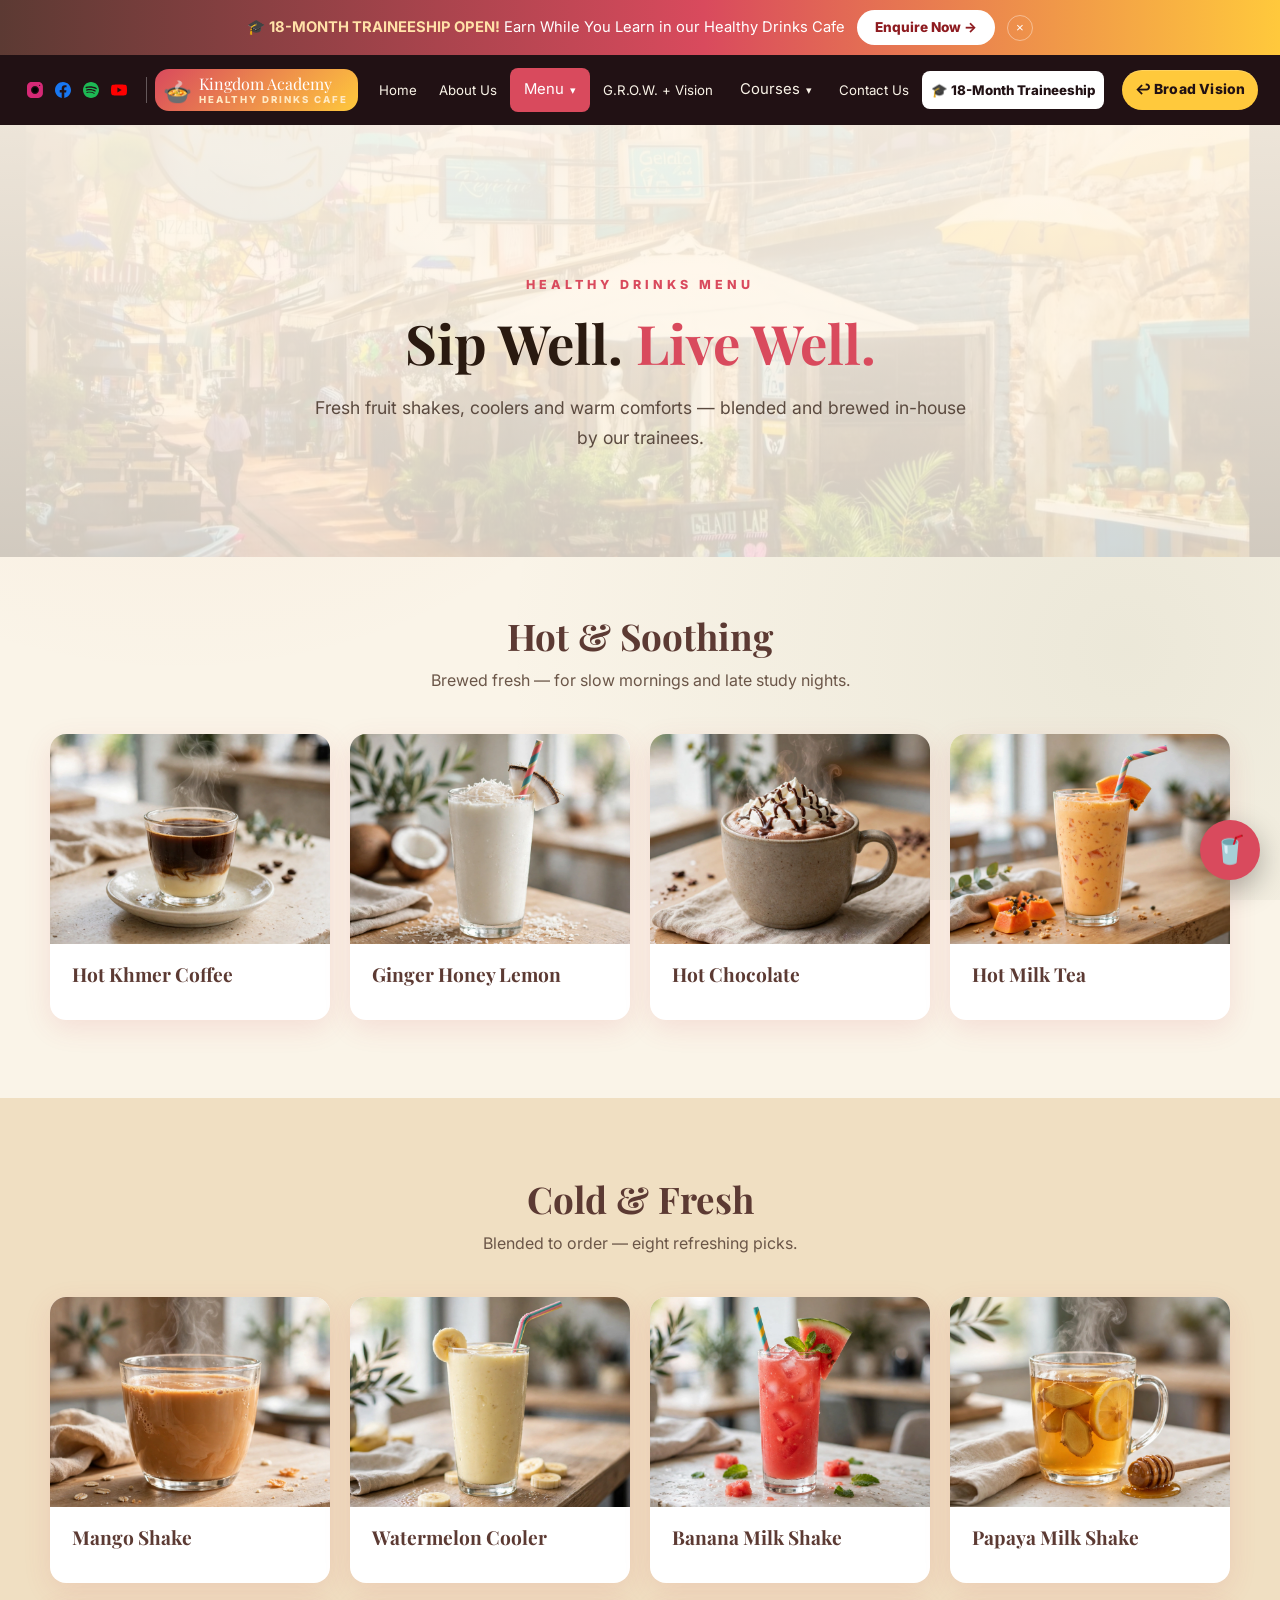
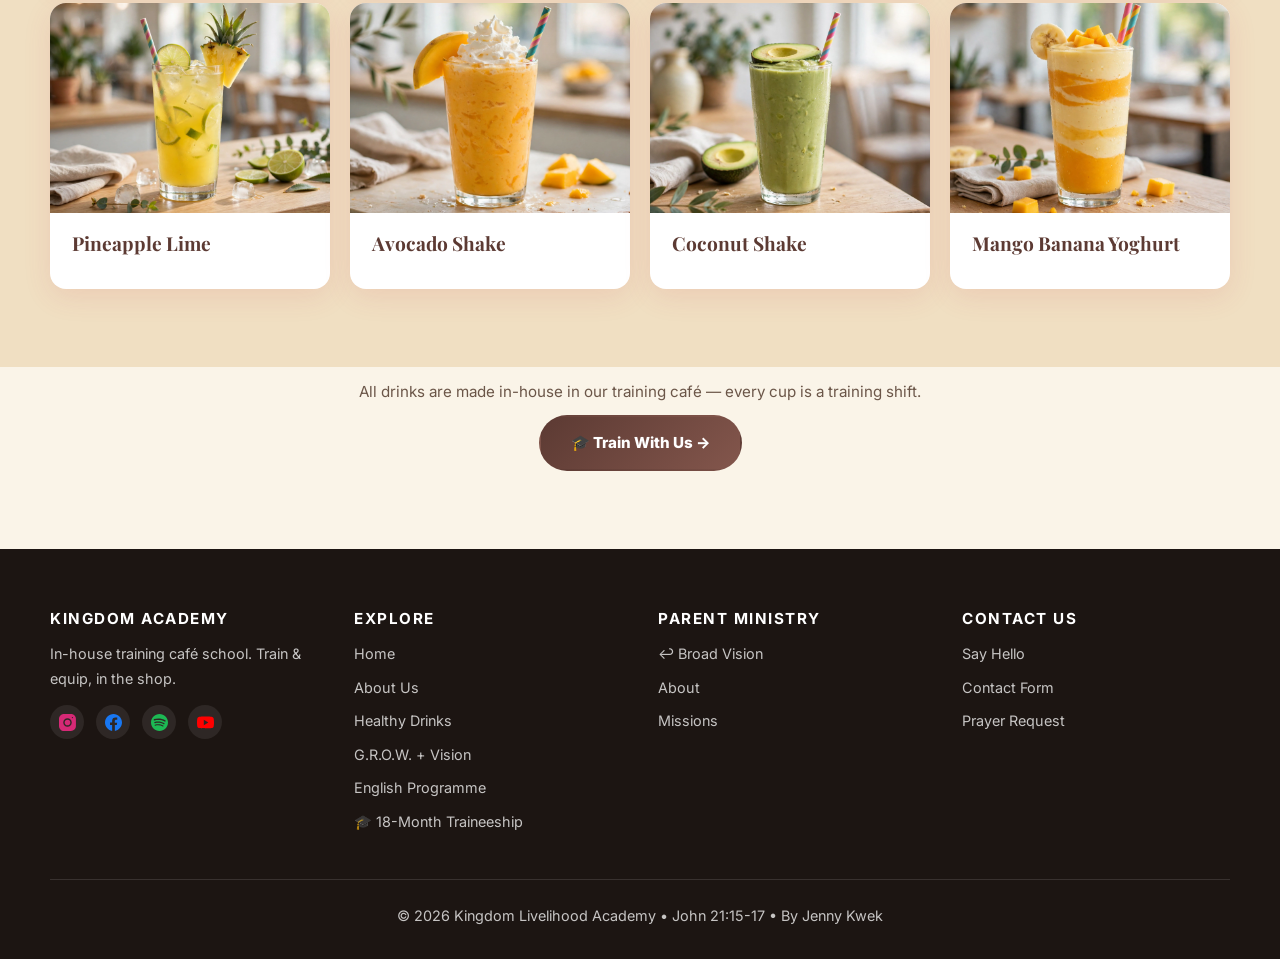
<file: menu.html>
﻿<!DOCTYPE html>
<html lang="en">
<head>
  <meta charset="UTF-8" />
  <meta name="viewport" content="width=device-width, initial-scale=1.0" />
  <title>Healthy Drinks Menu 🥤 | Kingdom Academy In-House Training Café School</title>
  <link href="https://fonts.googleapis.com/css2?family=Inter:wght@400;600;700;800&family=Playfair+Display:wght@600;700;800&display=swap" rel="stylesheet" />
  <link rel="stylesheet" href="style.css?v=72" />
  <link rel="icon" href="data:image/svg+xml,<svg xmlns='http://www.w3.org/2000/svg' viewBox='0 0 100 100'><text y='.9em' font-size='90'>🥤</text></svg>" />
</head>
<body>
  <div class="recruit-banner" id="recruitBanner">
    <span id="bannerMsg">🎓 <strong>18-MONTH TRAINEESHIP OPEN!</strong> Earn While You Learn in our Healthy Drinks Cafe</span>
    <a class="cta" id="bannerCta" href="interns.html">Enquire Now →</a>
    <button class="close-banner" onclick="document.getElementById('recruitBanner').classList.add('hide')">×</button>
  </div>

  <nav class="navbar">
    <div class="nav-inner">
      <div class="nav-socials">
        <a href="https://www.instagram.com/spiritualwalk333" target="_blank" rel="noopener" aria-label="Instagram"><svg viewBox="0 0 20 20" width="16" height="16" aria-hidden="true"><circle cx="10" cy="10" r="3.3"/><path fill="currentColor" d="M14.2,0H5.8C2.6,0,0,2.6,0,5.8v8.3C0,17.4,2.6,20,5.8,20h8.3c3.2,0,5.8-2.6,5.8-5.8V5.8C20,2.6,17.4,0,14.2,0zM10,15c-2.8,0-5-2.2-5-5s2.2-5,5-5s5,2.2,5,5S12.8,15,10,15z M15.8,5C15.4,5,15,4.6,15,4.2s0.4-0.8,0.8-0.8s0.8,0.4,0.8,0.8S16.3,5,15.8,5z"/></svg></a>
        <a href="https://www.facebook.com/share/17rr8SM1SV" target="_blank" rel="noopener" aria-label="Facebook"><svg viewBox="0 0 20 20" width="16" height="16" aria-hidden="true"><path fill="currentColor" d="M20,10.1c0-5.5-4.5-10-10-10S0,4.5,0,10.1c0,5,3.7,9.1,8.4,9.9v-7H5.9v-2.9h2.5V7.9C8.4,5.4,9.9,4,12.2,4c1.1,0,2.2,0.2,2.2,0.2v2.5h-1.3c-1.2,0-1.6,0.8-1.6,1.6v1.9h2.8L13.9,13h-2.3v7C16.3,19.2,20,15.1,20,10.1z"/></svg></a>
        <a href="https://open.spotify.com/show/0a6FLmbbuEbCT5A371Neod?si=fbc7a15857954547" target="_blank" rel="noopener" aria-label="Spotify"><svg viewBox="0 0 24 24" width="16" height="16" aria-hidden="true"><path fill="currentColor" d="M12 0C5.4 0 0 5.4 0 12s5.4 12 12 12 12-5.4 12-12S18.66 0 12 0zm5.521 17.34c-.24.359-.66.48-1.021.24-2.82-1.74-6.36-2.101-10.561-1.141-.418.122-.779-.179-.899-.539-.12-.421.18-.78.54-.9 4.56-1.021 8.52-.6 11.64 1.32.42.18.479.659.301 1.02zm1.44-3.3c-.301.42-.841.6-1.262.3-3.239-1.98-8.159-2.58-11.939-1.38-.479.12-1.02-.12-1.14-.6-.12-.48.12-1.021.6-1.141C9.6 9.9 15 10.561 18.72 12.84c.361.181.54.78.241 1.2zm.12-3.36C15.24 8.4 8.82 8.16 5.16 9.301c-.6.179-1.2-.181-1.38-.721-.18-.601.18-1.2.72-1.381 4.26-1.26 11.28-1.02 15.721 1.621.539.3.719 1.02.419 1.56-.299.421-1.02.599-1.559.3z"/></svg></a>
        <a href="https://www.youtube.com/@DailyDevotions-Chr1st" target="_blank" rel="noopener" aria-label="YouTube"><svg viewBox="0 0 20 20" width="16" height="16" aria-hidden="true"><path fill="currentColor" d="M19.6,5.2c-0.2-0.9-0.8-1.6-1.7-1.8C16.3,3,10,3,10,3S3.7,3,2.1,3.4C1.2,3.6,0.6,4.3,0.4,5.2C0,6.8,0,10,0,10s0,3.2,0.4,4.8c0.2,0.9,0.8,1.6,1.7,1.8C3.7,17,10,17,10,17s6.3,0,7.9-0.4c0.9-0.2,1.5-0.9,1.7-1.8C20,13.2,20,10,20,10S20,6.8,19.6,5.2z M8,13.2V6.8l5.4,3.2L8,13.2z"/></svg></a>
      </div>
      <a href="index.html" class="nav-logo"><span class="logo-box"><span class="logo-icon">🍲</span><span class="logo-words">Kingdom Academy<small>Healthy Drinks Cafe</small></span></span></a>
      <button class="hamburger" aria-label="Menu"><span></span><span></span><span></span></button>
      <ul class="nav-links">
        <li><a href="index.html">Home</a></li>
<li><a href="message.html">About Us</a></li>
                <li class="nav-drop is-current">
          <button type="button" class="nav-drop-btn" aria-expanded="false" aria-haspopup="true">Menu <span class="caret" aria-hidden="true">▾</span></button>
          <ul class="nav-drop-menu">
            <li><a href="menu.html" class="active">Healthy Drinks</a></li>
          </ul>
        </li>
        <li><a href="about.html">G.R.O.W. + Vision</a></li>
                        <li class="nav-drop">
          <button type="button" class="nav-drop-btn" aria-expanded="false" aria-haspopup="true">Courses <span class="caret" aria-hidden="true">▾</span></button>
          <ul class="nav-drop-menu">
            <li><a href="english.html">English Programme</a></li>
            <li><a href="course-blending.html" class="is-soon">Healthy Blending Course <span class="soon-tag">Soon</span></a></li>
            <li><a href="course-soup-noodles.html" class="is-soon">Soup Noodle Course (short) <span class="soon-tag">Soon</span></a></li>
            <li><a href="course-computer.html" class="is-soon">Computer Course (short) <span class="soon-tag">Soon</span></a></li>
            <li><a href="course-business-writing.html" class="is-soon">Email Writing &amp; Other Business Writings <span class="soon-tag">Soon</span></a></li>
          </ul>
        </li>
                <li><a href="contact.html">Contact Us</a></li>
        <li><a href="interns.html" class="hire">🎓 18-Month Traineeship</a></li>
        <li><a target="_blank" rel="noopener" href="https://isaac3780.github.io/echofromabove/charity-site/index.html" class="back">↩ Broad Vision</a></li>
        <li class="nav-soc">
          <div class="nav-soc-icons">
            <a href="https://www.instagram.com/spiritualwalk333" target="_blank" rel="noopener" aria-label="Instagram"><svg viewBox="0 0 20 20" width="20" height="20" aria-hidden="true"><circle cx="10" cy="10" r="3.3"/><path fill="currentColor" d="M14.2,0H5.8C2.6,0,0,2.6,0,5.8v8.3C0,17.4,2.6,20,5.8,20h8.3c3.2,0,5.8-2.6,5.8-5.8V5.8C20,2.6,17.4,0,14.2,0zM10,15c-2.8,0-5-2.2-5-5s2.2-5,5-5s5,2.2,5,5S12.8,15,10,15z M15.8,5C15.4,5,15,4.6,15,4.2s0.4-0.8,0.8-0.8s0.8,0.4,0.8,0.8S16.3,5,15.8,5z"/></svg></a>
            <a href="https://www.facebook.com/share/17rr8SM1SV" target="_blank" rel="noopener" aria-label="Facebook"><svg viewBox="0 0 20 20" width="20" height="20" aria-hidden="true"><path fill="currentColor" d="M20,10.1c0-5.5-4.5-10-10-10S0,4.5,0,10.1c0,5,3.7,9.1,8.4,9.9v-7H5.9v-2.9h2.5V7.9C8.4,5.4,9.9,4,12.2,4c1.1,0,2.2,0.2,2.2,0.2v2.5h-1.3c-1.2,0-1.6,0.8-1.6,1.6v1.9h2.8L13.9,13h-2.3v7C16.3,19.2,20,15.1,20,10.1z"/></svg></a>
            <a href="https://open.spotify.com/show/0a6FLmbbuEbCT5A371Neod?si=fbc7a15857954547" target="_blank" rel="noopener" aria-label="Spotify"><svg viewBox="0 0 24 24" width="20" height="20" aria-hidden="true"><path fill="currentColor" d="M12 0C5.4 0 0 5.4 0 12s5.4 12 12 12 12-5.4 12-12S18.66 0 12 0zm5.521 17.34c-.24.359-.66.48-1.021.24-2.82-1.74-6.36-2.101-10.561-1.141-.418.122-.779-.179-.899-.539-.12-.421.18-.78.54-.9 4.56-1.021 8.52-.6 11.64 1.32.42.18.479.659.301 1.02zm1.44-3.3c-.301.42-.841.6-1.262.3-3.239-1.98-8.159-2.58-11.939-1.38-.479.12-1.02-.12-1.14-.6-.12-.48.12-1.021.6-1.141C9.6 9.9 15 10.561 18.72 12.84c.361.181.54.78.241 1.2zm.12-3.36C15.24 8.4 8.82 8.16 5.16 9.301c-.6.179-1.2-.181-1.38-.721-.18-.601.18-1.2.72-1.381 4.26-1.26 11.28-1.02 15.721 1.621.539.3.719 1.02.419 1.56-.299.421-1.02.599-1.559.3z"/></svg></a>
            <a href="https://www.youtube.com/@DailyDevotions-Chr1st" target="_blank" rel="noopener" aria-label="YouTube"><svg viewBox="0 0 20 20" width="20" height="20" aria-hidden="true"><path fill="currentColor" d="M19.6,5.2c-0.2-0.9-0.8-1.6-1.7-1.8C16.3,3,10,3,10,3S3.7,3,2.1,3.4C1.2,3.6,0.6,4.3,0.4,5.2C0,6.8,0,10,0,10s0,3.2,0.4,4.8c0.2,0.9,0.8,1.6,1.7,1.8C3.7,17,10,17,10,17s6.3,0,7.9-0.4c0.9-0.2,1.5-0.9,1.7-1.8C20,13.2,20,10,20,10S20,6.8,19.6,5.2z M8,13.2V6.8l5.4,3.2L8,13.2z"/></svg></a>
          </div>
        </li>
      </ul>
    </div>
  </nav>

  <header class="hero hero-small" style="--hero-photo:url('photos/hero-04.jpeg')">
    <div class="hero-content">
      <div class="hero-kicker">Healthy Drinks Menu</div>
      <h1>Sip Well. <em>Live Well.</em></h1>
      <p>Fresh fruit shakes, coolers and warm comforts — blended and brewed in-house by our trainees.</p>
    </div>
  </header>

  <!-- HOT DRINKS -->
  <section class="section" style="padding-top:56px;">
    <div class="wrap">
      <div class="section-title"><h2>Hot &amp; Soothing</h2><p>Brewed fresh — for slow mornings and late study nights.</p></div>
      <div class="cards drinks">
        <div class="card"><img class="food" src="photos/drinks-09.webp?v=62" alt="Hot Khmer Coffee" /><div class="card-body"><h3>Hot Khmer Coffee</h3></div></div>
        <div class="card"><img class="food" src="photos/drinks-10.webp?v=62" alt="Ginger Honey Lemon" /><div class="card-body"><h3>Ginger Honey Lemon</h3></div></div>
        <div class="card"><img class="food" src="photos/drinks-11.webp?v=62" alt="Hot Chocolate" /><div class="card-body"><h3>Hot Chocolate</h3></div></div>
        <div class="card"><img class="food" src="photos/drinks-12.webp?v=62" alt="Hot Milk Tea" /><div class="card-body"><h3>Hot Milk Tea</h3></div></div>
      </div>
    </div>
  </section>

  <!-- COLD DRINKS -->
  <section class="section section-alt">
    <div class="wrap">
      <div class="section-title"><h2>Cold &amp; Fresh</h2><p>Blended to order — eight refreshing picks.</p></div>
      <div class="cards drinks">
        <div class="card"><img class="food" src="photos/drinks-01.webp?v=62" alt="Mango Shake" /><div class="card-body"><h3>Mango Shake</h3></div></div>
        <div class="card"><img class="food" src="photos/drinks-02.webp?v=62" alt="Watermelon Cooler" /><div class="card-body"><h3>Watermelon Cooler</h3></div></div>
        <div class="card"><img class="food" src="photos/drinks-03.webp?v=62" alt="Banana Milk Shake" /><div class="card-body"><h3>Banana Milk Shake</h3></div></div>
        <div class="card"><img class="food" src="photos/drinks-04.webp?v=62" alt="Papaya Milk Shake" /><div class="card-body"><h3>Papaya Milk Shake</h3></div></div>
        <div class="card"><img class="food" src="photos/drinks-05.webp?v=62" alt="Pineapple Lime" /><div class="card-body"><h3>Pineapple Lime</h3></div></div>
        <div class="card"><img class="food" src="photos/drinks-06.webp?v=62" alt="Avocado Shake" /><div class="card-body"><h3>Avocado Shake</h3></div></div>
        <div class="card"><img class="food" src="photos/drinks-07.webp?v=62" alt="Coconut Shake" /><div class="card-body"><h3>Coconut Shake</h3></div></div>
        <div class="card"><img class="food" src="photos/drinks-08.webp?v=62" alt="Mango Banana Yoghurt" /><div class="card-body"><h3>Mango Banana Yoghurt</h3></div></div>
      </div>
    </div>
  </section>

  <section class="section" style="padding-top:0;text-align:center;">
    <div class="wrap">
      <p class="note" style="font-size:.95rem;">All drinks are made in-house in our training café — every cup is a training shift.</p>
      <a href="interns.html" class="btn btn-dark" style="margin-top:10px;">🎓 Train With Us →</a>
    </div>
  </section>

  <footer>
    <div class="footer-grid">
      <div><h4>Kingdom Academy</h4><p style="max-width:280px;">In-house training café school. Train & equip, in the shop.</p><div class="footer-socials">
          <a href="https://www.instagram.com/spiritualwalk333" target="_blank" rel="noopener" aria-label="Instagram"><svg viewBox="0 0 20 20" width="17" height="17" aria-hidden="true"><circle cx="10" cy="10" r="3.3"/><path fill="currentColor" d="M14.2,0H5.8C2.6,0,0,2.6,0,5.8v8.3C0,17.4,2.6,20,5.8,20h8.3c3.2,0,5.8-2.6,5.8-5.8V5.8C20,2.6,17.4,0,14.2,0zM10,15c-2.8,0-5-2.2-5-5s2.2-5,5-5s5,2.2,5,5S12.8,15,10,15z M15.8,5C15.4,5,15,4.6,15,4.2s0.4-0.8,0.8-0.8s0.8,0.4,0.8,0.8S16.3,5,15.8,5z"/></svg></a>
          <a href="https://www.facebook.com/share/17rr8SM1SV" target="_blank" rel="noopener" aria-label="Facebook"><svg viewBox="0 0 20 20" width="17" height="17" aria-hidden="true"><path fill="currentColor" d="M20,10.1c0-5.5-4.5-10-10-10S0,4.5,0,10.1c0,5,3.7,9.1,8.4,9.9v-7H5.9v-2.9h2.5V7.9C8.4,5.4,9.9,4,12.2,4c1.1,0,2.2,0.2,2.2,0.2v2.5h-1.3c-1.2,0-1.6,0.8-1.6,1.6v1.9h2.8L13.9,13h-2.3v7C16.3,19.2,20,15.1,20,10.1z"/></svg></a>
          <a href="https://open.spotify.com/show/0a6FLmbbuEbCT5A371Neod?si=fbc7a15857954547" target="_blank" rel="noopener" aria-label="Spotify"><svg viewBox="0 0 24 24" width="17" height="17" aria-hidden="true"><path fill="currentColor" d="M12 0C5.4 0 0 5.4 0 12s5.4 12 12 12 12-5.4 12-12S18.66 0 12 0zm5.521 17.34c-.24.359-.66.48-1.021.24-2.82-1.74-6.36-2.101-10.561-1.141-.418.122-.779-.179-.899-.539-.12-.421.18-.78.54-.9 4.56-1.021 8.52-.6 11.64 1.32.42.18.479.659.301 1.02zm1.44-3.3c-.301.42-.841.6-1.262.3-3.239-1.98-8.159-2.58-11.939-1.38-.479.12-1.02-.12-1.14-.6-.12-.48.12-1.021.6-1.141C9.6 9.9 15 10.561 18.72 12.84c.361.181.54.78.241 1.2zm.12-3.36C15.24 8.4 8.82 8.16 5.16 9.301c-.6.179-1.2-.181-1.38-.721-.18-.601.18-1.2.72-1.381 4.26-1.26 11.28-1.02 15.721 1.621.539.3.719 1.02.419 1.56-.299.421-1.02.599-1.559.3z"/></svg></a>
          <a href="https://www.youtube.com/@DailyDevotions-Chr1st" target="_blank" rel="noopener" aria-label="YouTube"><svg viewBox="0 0 20 20" width="17" height="17" aria-hidden="true"><path fill="currentColor" d="M19.6,5.2c-0.2-0.9-0.8-1.6-1.7-1.8C16.3,3,10,3,10,3S3.7,3,2.1,3.4C1.2,3.6,0.6,4.3,0.4,5.2C0,6.8,0,10,0,10s0,3.2,0.4,4.8c0.2,0.9,0.8,1.6,1.7,1.8C3.7,17,10,17,10,17s6.3,0,7.9-0.4c0.9-0.2,1.5-0.9,1.7-1.8C20,13.2,20,10,20,10S20,6.8,19.6,5.2z M8,13.2V6.8l5.4,3.2L8,13.2z"/></svg></a>
        </div></div>
      <div><h4>Explore</h4><ul><li><a href="index.html">Home</a></li><li><a href="message.html">About Us</a></li><li><a href="menu.html">Healthy Drinks</a></li><li><a href="about.html">G.R.O.W. + Vision</a></li><li><a href="english.html">English Programme</a></li><li><a href="interns.html">🎓 18-Month Traineeship</a></li></ul></div>
      <div><h4>Parent Ministry</h4><ul><li><a target="_blank" rel="noopener" href="https://isaac3780.github.io/echofromabove/charity-site/index.html">↩ Broad Vision</a></li><li><a target="_blank" rel="noopener" href="https://isaac3780.github.io/echofromabove/charity-site/about.html">About</a></li><li><a target="_blank" rel="noopener" href="https://isaac3780.github.io/echofromabove/charity-site/mission.html">Missions</a></li></ul></div>
      <div><h4>Contact Us</h4><ul><li><a href="contact.html">Say Hello</a></li><li><a href="https://forms.gle/yKgfLnRqDMRPCcc16" target="_blank" rel="noopener">Contact Form</a></li><li><a href="https://forms.gle/M6q2qT2wRfyZ9fyo7" target="_blank" rel="noopener">Prayer Request</a></li></ul></div>
    </div>
    <div class="footer-bottom">© 2026 Kingdom Livelihood Academy • John 21:15-17 • By Jenny Kwek</div>
  </footer>

  <button class="chat-fab" id="chatFab">🥤</button>
  <div class="chatbox" id="chatbox">
    <header style="background:var(--chili);color:#fff;padding:14px 16px;"><b>Slurpy — Café Buddy 🤖</b></header>
    <div class="chatlog" id="chatlog"><div class="msg bot">Thirsty? Ask me about our shakes, coolers and hot drinks 🥤</div></div>
    <div class="chatinput"><input id="chatText" placeholder="e.g. mango shake" /><button id="chatSend">➤</button></div>
    <a class="chat-wa" href="https://wa.me/6591014472" target="_blank" rel="noopener" aria-label="Chat on WhatsApp"><svg viewBox="0 0 24 24" width="15" height="15" aria-hidden="true"><path fill="currentColor" d="M17.472 14.382c-.297-.149-1.758-.867-2.03-.967-.273-.099-.471-.148-.67.15-.197.297-.767.966-.94 1.164-.173.199-.347.223-.644.075-.297-.15-1.255-.463-2.39-1.475-.883-.788-1.48-1.761-1.653-2.059-.173-.297-.018-.458.13-.606.134-.133.297-.347.446-.52.149-.174.198-.298.297-.497.1-.198.05-.371-.025-.52-.074-.149-.668-1.612-.916-2.207-.242-.579-.487-.5-.669-.51-.173-.008-.371-.01-.57-.01-.198 0-.52.074-.792.372-.272.297-1.04 1.016-1.04 2.479 0 1.462 1.065 2.875 1.213 3.074.149.198 2.096 3.2 5.077 4.487.709.306 1.262.489 1.694.625.712.227 1.36.195 1.871.118.571-.085 1.758-.719 2.006-1.413.248-.694.248-1.289.173-1.413-.074-.124-.272-.198-.57-.347m-5.421 7.403h-.004a9.87 9.87 0 01-5.031-1.378l-.361-.214-3.741.982.998-3.648-.235-.374a9.86 9.86 0 01-1.51-5.26c.001-5.45 4.436-9.884 9.888-9.884 2.64 0 5.122 1.03 6.988 2.898a9.825 9.825 0 012.893 6.994c-.003 5.45-4.437 9.884-9.885 9.884m8.413-18.297A11.815 11.815 0 0012.05 0C5.495 0 .16 5.335.157 11.892c0 2.096.547 4.142 1.588 5.945L.057 24l6.305-1.654a11.882 11.882 0 005.683 1.448h.005c6.554 0 11.89-5.335 11.893-11.893a11.821 11.821 0 00-3.48-8.413z"/></svg><span>&nbsp;Message us on WhatsApp</span></a>
  </div>
  <div class="toast" id="toast"></div>
  <script src="script.js"></script>
</body>
</html>
</file>
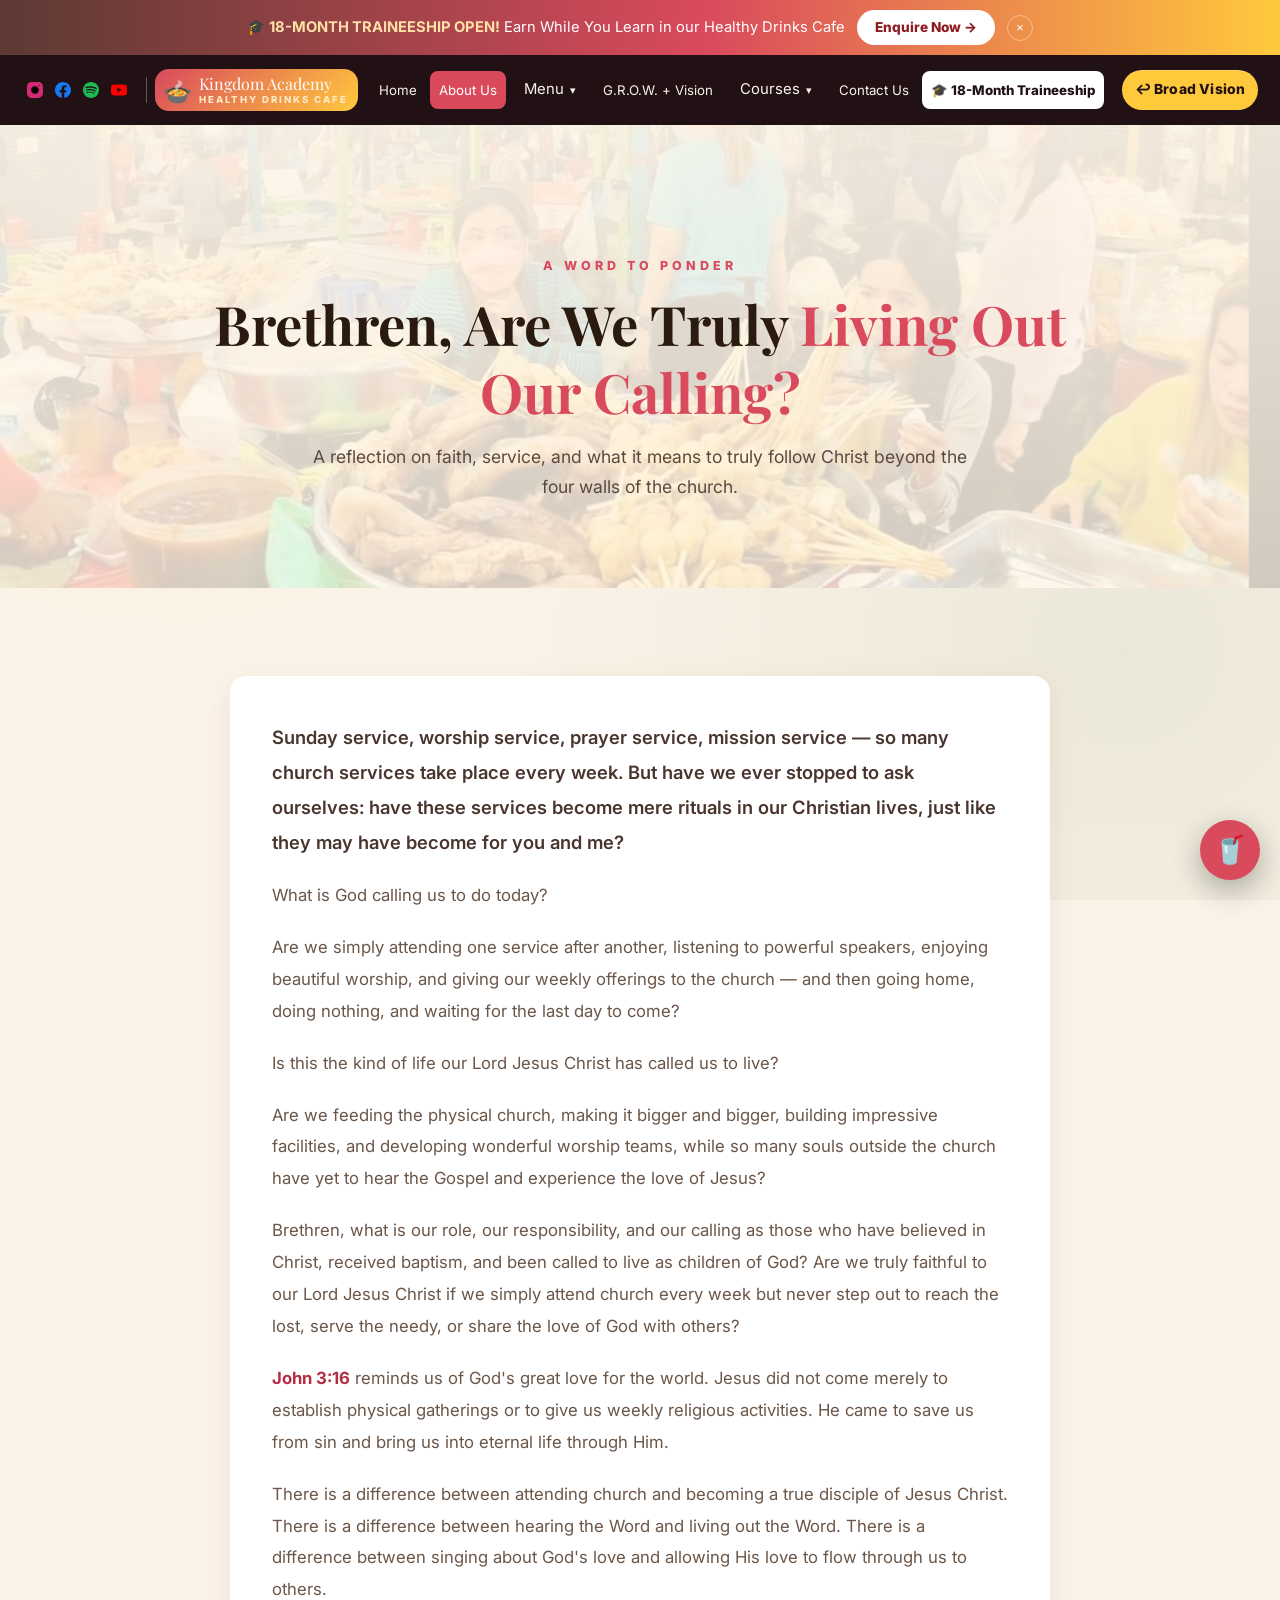
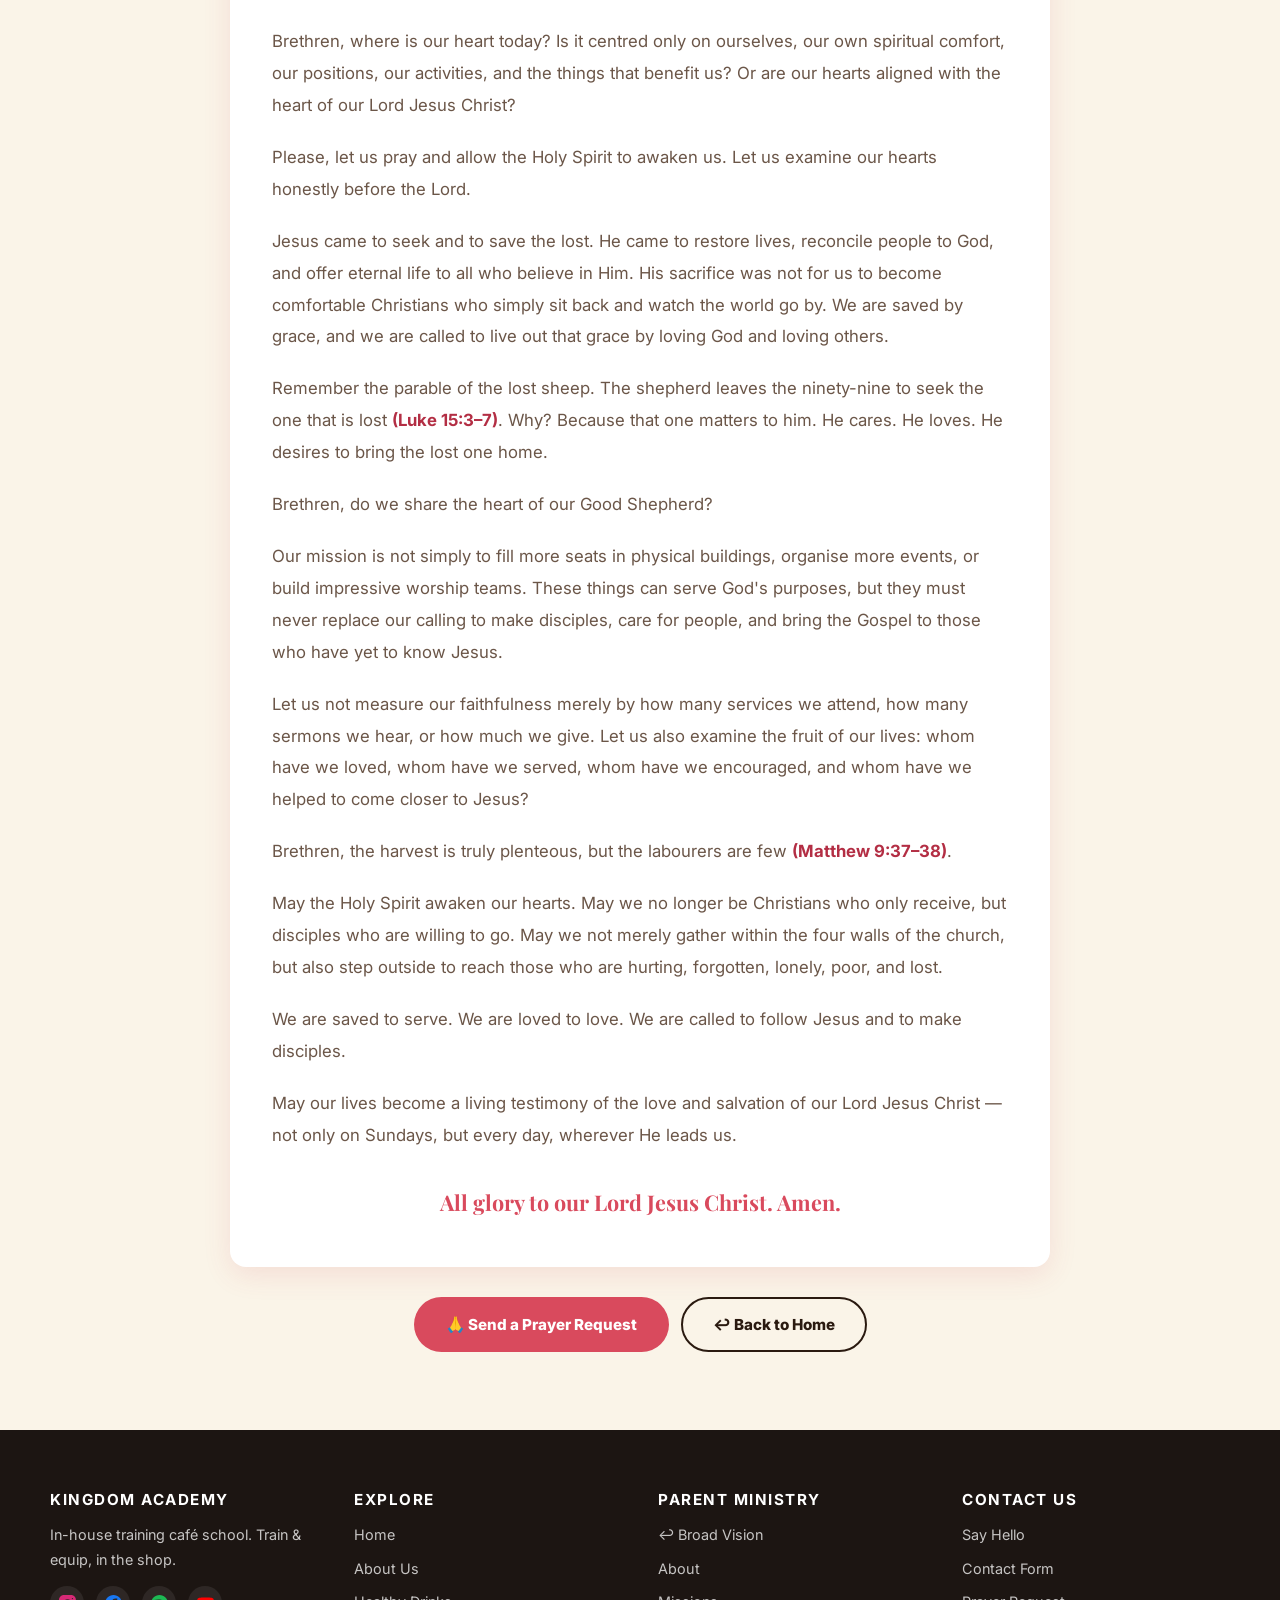
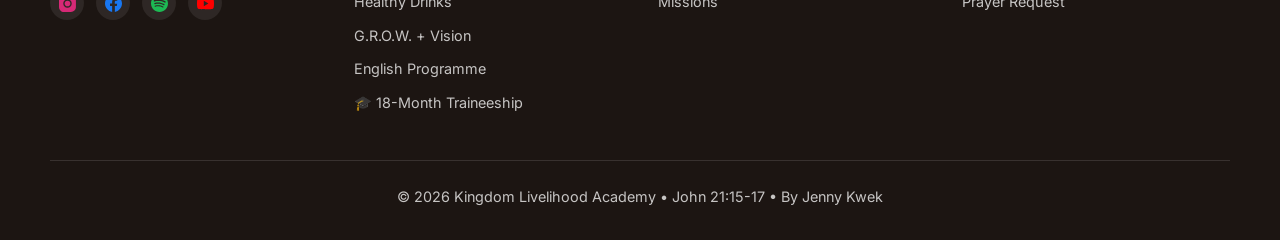
<file: message.html>
<!DOCTYPE html>
<html lang="en">
<head>
  <meta charset="UTF-8" />
  <meta name="viewport" content="width=device-width, initial-scale=1.0" />
  <title>A Word To Ponder — Brethren, Are We Truly Living Out Our Calling? | Kingdom Academy</title>
  <meta name="description" content="A reflection on faith, service and what it means to truly follow Christ beyond the four walls of the church." />
  <link href="https://fonts.googleapis.com/css2?family=Inter:wght@400;600;700;800&family=Playfair+Display:wght@600;700;800&display=swap" rel="stylesheet" />
  <link href="https://fonts.googleapis.com/css2?family=Baloo+2:wght@500;600;700;800&family=Nunito:ital,wght@0,400;0,600;0,700;0,900;1,400&family=Caveat:wght@600;700&display=swap" rel="stylesheet" />
  <link rel="stylesheet" href="style.css?v=72" />
  <link rel="icon" href="data:image/svg+xml,<svg xmlns='http://www.w3.org/2000/svg' viewBox='0 0 100 100'><text y='.9em' font-size='90'>🥤</text></svg>" />
  <style>
    .word-wrap { max-width:820px; margin:0 auto; }
    .word-article { background:#fff; border-radius:var(--radius); box-shadow:var(--shadow); padding:44px 42px; margin-top:10px; }
    .word-article p { font-size:1.05rem; line-height:1.9; color:var(--muted); margin-bottom:20px; }
    .word-article p:last-child { margin-bottom:0; }
    .word-article .lead { font-size:1.15rem; color:var(--text); font-weight:600; }
    .word-article .scripture { color:var(--chili-dark); font-weight:700; }
    .word-article .closing { text-align:center; font-family:var(--font-head); font-size:1.35rem; font-weight:700; color:var(--chili); margin-top:30px; }
    .word-cta { display:flex; gap:12px; justify-content:center; flex-wrap:wrap; margin-top:30px; }
    @media (max-width:600px) {
      .word-article { padding:26px 20px; }
      .word-article p { font-size:1rem; line-height:1.8; }
      .word-cta .btn { width:100%; text-align:center; }
    }
  </style>
</head>
<body>
  <div class="recruit-banner" id="recruitBanner">
    <span id="bannerMsg">🎓 <strong>18-MONTH TRAINEESHIP OPEN!</strong> Earn While You Learn in our Healthy Drinks Cafe</span>
    <a class="cta" id="bannerCta" href="interns.html">Enquire Now →</a>
    <button class="close-banner" onclick="document.getElementById('recruitBanner').classList.add('hide')">×</button>
  </div>
  <nav class="navbar">
    <div class="nav-inner">
      <div class="nav-socials">
        <a href="https://www.instagram.com/spiritualwalk333" target="_blank" rel="noopener" aria-label="Instagram"><svg viewBox="0 0 20 20" width="16" height="16" aria-hidden="true"><circle cx="10" cy="10" r="3.3"/><path fill="currentColor" d="M14.2,0H5.8C2.6,0,0,2.6,0,5.8v8.3C0,17.4,2.6,20,5.8,20h8.3c3.2,0,5.8-2.6,5.8-5.8V5.8C20,2.6,17.4,0,14.2,0zM10,15c-2.8,0-5-2.2-5-5s2.2-5,5-5s5,2.2,5,5S12.8,15,10,15z M15.8,5C15.4,5,15,4.6,15,4.2s0.4-0.8,0.8-0.8s0.8,0.4,0.8,0.8S16.3,5,15.8,5z"/></svg></a>
        <a href="https://www.facebook.com/share/17rr8SM1SV" target="_blank" rel="noopener" aria-label="Facebook"><svg viewBox="0 0 20 20" width="16" height="16" aria-hidden="true"><path fill="currentColor" d="M20,10.1c0-5.5-4.5-10-10-10S0,4.5,0,10.1c0,5,3.7,9.1,8.4,9.9v-7H5.9v-2.9h2.5V7.9C8.4,5.4,9.9,4,12.2,4c1.1,0,2.2,0.2,2.2,0.2v2.5h-1.3c-1.2,0-1.6,0.8-1.6,1.6v1.9h2.8L13.9,13h-2.3v7C16.3,19.2,20,15.1,20,10.1z"/></svg></a>
        <a href="https://open.spotify.com/show/0a6FLmbbuEbCT5A371Neod?si=fbc7a15857954547" target="_blank" rel="noopener" aria-label="Spotify"><svg viewBox="0 0 24 24" width="16" height="16" aria-hidden="true"><path fill="currentColor" d="M12 0C5.4 0 0 5.4 0 12s5.4 12 12 12 12-5.4 12-12S18.66 0 12 0zm5.521 17.34c-.24.359-.66.48-1.021.24-2.82-1.74-6.36-2.101-10.561-1.141-.418.122-.779-.179-.899-.539-.12-.421.18-.78.54-.9 4.56-1.021 8.52-.6 11.64 1.32.42.18.479.659.301 1.02zm1.44-3.3c-.301.42-.841.6-1.262.3-3.239-1.98-8.159-2.58-11.939-1.38-.479.12-1.02-.12-1.14-.6-.12-.48.12-1.021.6-1.141C9.6 9.9 15 10.561 18.72 12.84c.361.181.54.78.241 1.2zm.12-3.36C15.24 8.4 8.82 8.16 5.16 9.301c-.6.179-1.2-.181-1.38-.721-.18-.601.18-1.2.72-1.381 4.26-1.26 11.28-1.02 15.721 1.621.539.3.719 1.02.419 1.56-.299.421-1.02.599-1.559.3z"/></svg></a>
        <a href="https://www.youtube.com/@DailyDevotions-Chr1st" target="_blank" rel="noopener" aria-label="YouTube"><svg viewBox="0 0 20 20" width="16" height="16" aria-hidden="true"><path fill="currentColor" d="M19.6,5.2c-0.2-0.9-0.8-1.6-1.7-1.8C16.3,3,10,3,10,3S3.7,3,2.1,3.4C1.2,3.6,0.6,4.3,0.4,5.2C0,6.8,0,10,0,10s0,3.2,0.4,4.8c0.2,0.9,0.8,1.6,1.7,1.8C3.7,17,10,17,10,17s6.3,0,7.9-0.4c0.9-0.2,1.5-0.9,1.7-1.8C20,13.2,20,10,20,10S20,6.8,19.6,5.2z M8,13.2V6.8l5.4,3.2L8,13.2z"/></svg></a>
      </div>
      <a href="index.html" class="nav-logo"><span class="logo-box"><span class="logo-icon">🍲</span><span class="logo-words">Kingdom Academy<small>Healthy Drinks Cafe</small></span></span></a>
      <button class="hamburger" aria-label="Menu"><span></span><span></span><span></span></button>
      <ul class="nav-links">
        <li><a href="index.html">Home</a></li>
<li><a href="message.html" class="active">About Us</a></li>
                <li class="nav-drop">
          <button type="button" class="nav-drop-btn" aria-expanded="false" aria-haspopup="true">Menu <span class="caret" aria-hidden="true">▾</span></button>
          <ul class="nav-drop-menu">
            <li><a href="menu.html">Healthy Drinks</a></li>
          </ul>
        </li>
        <li><a href="about.html">G.R.O.W. + Vision</a></li>
                        <li class="nav-drop">
          <button type="button" class="nav-drop-btn" aria-expanded="false" aria-haspopup="true">Courses <span class="caret" aria-hidden="true">▾</span></button>
          <ul class="nav-drop-menu">
            <li><a href="english.html">English Programme</a></li>
            <li><a href="course-blending.html" class="is-soon">Healthy Blending Course <span class="soon-tag">Soon</span></a></li>
            <li><a href="course-soup-noodles.html" class="is-soon">Soup Noodle Course (short) <span class="soon-tag">Soon</span></a></li>
            <li><a href="course-computer.html" class="is-soon">Computer Course (short) <span class="soon-tag">Soon</span></a></li>
            <li><a href="course-business-writing.html" class="is-soon">Email Writing &amp; Other Business Writings <span class="soon-tag">Soon</span></a></li>
          </ul>
        </li>
                <li><a href="contact.html">Contact Us</a></li>
        <li><a href="interns.html" class="hire">🎓 18-Month Traineeship</a></li>
        <li><a target="_blank" rel="noopener" href="https://isaac3780.github.io/echofromabove/charity-site/index.html" class="back">↩ Broad Vision</a></li>
        <li class="nav-soc">
          <div class="nav-soc-icons">
            <a href="https://www.instagram.com/spiritualwalk333" target="_blank" rel="noopener" aria-label="Instagram"><svg viewBox="0 0 20 20" width="20" height="20" aria-hidden="true"><circle cx="10" cy="10" r="3.3"/><path fill="currentColor" d="M14.2,0H5.8C2.6,0,0,2.6,0,5.8v8.3C0,17.4,2.6,20,5.8,20h8.3c3.2,0,5.8-2.6,5.8-5.8V5.8C20,2.6,17.4,0,14.2,0zM10,15c-2.8,0-5-2.2-5-5s2.2-5,5-5s5,2.2,5,5S12.8,15,10,15z M15.8,5C15.4,5,15,4.6,15,4.2s0.4-0.8,0.8-0.8s0.8,0.4,0.8,0.8S16.3,5,15.8,5z"/></svg></a>
            <a href="https://www.facebook.com/share/17rr8SM1SV" target="_blank" rel="noopener" aria-label="Facebook"><svg viewBox="0 0 20 20" width="20" height="20" aria-hidden="true"><path fill="currentColor" d="M20,10.1c0-5.5-4.5-10-10-10S0,4.5,0,10.1c0,5,3.7,9.1,8.4,9.9v-7H5.9v-2.9h2.5V7.9C8.4,5.4,9.9,4,12.2,4c1.1,0,2.2,0.2,2.2,0.2v2.5h-1.3c-1.2,0-1.6,0.8-1.6,1.6v1.9h2.8L13.9,13h-2.3v7C16.3,19.2,20,15.1,20,10.1z"/></svg></a>
            <a href="https://open.spotify.com/show/0a6FLmbbuEbCT5A371Neod?si=fbc7a15857954547" target="_blank" rel="noopener" aria-label="Spotify"><svg viewBox="0 0 24 24" width="20" height="20" aria-hidden="true"><path fill="currentColor" d="M12 0C5.4 0 0 5.4 0 12s5.4 12 12 12 12-5.4 12-12S18.66 0 12 0zm5.521 17.34c-.24.359-.66.48-1.021.24-2.82-1.74-6.36-2.101-10.561-1.141-.418.122-.779-.179-.899-.539-.12-.421.18-.78.54-.9 4.56-1.021 8.52-.6 11.64 1.32.42.18.479.659.301 1.02zm1.44-3.3c-.301.42-.841.6-1.262.3-3.239-1.98-8.159-2.58-11.939-1.38-.479.12-1.02-.12-1.14-.6-.12-.48.12-1.021.6-1.141C9.6 9.9 15 10.561 18.72 12.84c.361.181.54.78.241 1.2zm.12-3.36C15.24 8.4 8.82 8.16 5.16 9.301c-.6.179-1.2-.181-1.38-.721-.18-.601.18-1.2.72-1.381 4.26-1.26 11.28-1.02 15.721 1.621.539.3.719 1.02.419 1.56-.299.421-1.02.599-1.559.3z"/></svg></a>
            <a href="https://www.youtube.com/@DailyDevotions-Chr1st" target="_blank" rel="noopener" aria-label="YouTube"><svg viewBox="0 0 20 20" width="20" height="20" aria-hidden="true"><path fill="currentColor" d="M19.6,5.2c-0.2-0.9-0.8-1.6-1.7-1.8C16.3,3,10,3,10,3S3.7,3,2.1,3.4C1.2,3.6,0.6,4.3,0.4,5.2C0,6.8,0,10,0,10s0,3.2,0.4,4.8c0.2,0.9,0.8,1.6,1.7,1.8C3.7,17,10,17,10,17s6.3,0,7.9-0.4c0.9-0.2,1.5-0.9,1.7-1.8C20,13.2,20,10,20,10S20,6.8,19.6,5.2z M8,13.2V6.8l5.4,3.2L8,13.2z"/></svg></a>
          </div>
        </li>
      </ul>
    </div>
  </nav>

  <header class="hero hero-small" style="--hero-photo:url('photos/hero-02.jpeg')">
    <div class="hero-content">
      <div class="hero-kicker">A Word To Ponder</div>
      <h1>Brethren, Are We Truly <em>Living Out Our Calling?</em></h1>
      <p>A reflection on faith, service, and what it means to truly follow Christ beyond the four walls of the church.</p>
    </div>
  </header>

  <section class="section">
    <div class="wrap word-wrap">
      <article class="word-article">
        <p class="lead">Sunday service, worship service, prayer service, mission service — so many church services take place every week. But have we ever stopped to ask ourselves: have these services become mere rituals in our Christian lives, just like they may have become for you and me?</p>
        <p>What is God calling us to do today?</p>
        <p>Are we simply attending one service after another, listening to powerful speakers, enjoying beautiful worship, and giving our weekly offerings to the church — and then going home, doing nothing, and waiting for the last day to come?</p>
        <p>Is this the kind of life our Lord Jesus Christ has called us to live?</p>
        <p>Are we feeding the physical church, making it bigger and bigger, building impressive facilities, and developing wonderful worship teams, while so many souls outside the church have yet to hear the Gospel and experience the love of Jesus?</p>
        <p>Brethren, what is our role, our responsibility, and our calling as those who have believed in Christ, received baptism, and been called to live as children of God? Are we truly faithful to our Lord Jesus Christ if we simply attend church every week but never step out to reach the lost, serve the needy, or share the love of God with others?</p>
        <p><span class="scripture">John 3:16</span> reminds us of God's great love for the world. Jesus did not come merely to establish physical gatherings or to give us weekly religious activities. He came to save us from sin and bring us into eternal life through Him.</p>
        <p>There is a difference between attending church and becoming a true disciple of Jesus Christ. There is a difference between hearing the Word and living out the Word. There is a difference between singing about God's love and allowing His love to flow through us to others.</p>
        <p>Brethren, where is our heart today? Is it centred only on ourselves, our own spiritual comfort, our positions, our activities, and the things that benefit us? Or are our hearts aligned with the heart of our Lord Jesus Christ?</p>
        <p>Please, let us pray and allow the Holy Spirit to awaken us. Let us examine our hearts honestly before the Lord.</p>
        <p>Jesus came to seek and to save the lost. He came to restore lives, reconcile people to God, and offer eternal life to all who believe in Him. His sacrifice was not for us to become comfortable Christians who simply sit back and watch the world go by. We are saved by grace, and we are called to live out that grace by loving God and loving others.</p>
        <p>Remember the parable of the lost sheep. The shepherd leaves the ninety-nine to seek the one that is lost <span class="scripture">(Luke 15:3–7)</span>. Why? Because that one matters to him. He cares. He loves. He desires to bring the lost one home.</p>
        <p>Brethren, do we share the heart of our Good Shepherd?</p>
        <p>Our mission is not simply to fill more seats in physical buildings, organise more events, or build impressive worship teams. These things can serve God's purposes, but they must never replace our calling to make disciples, care for people, and bring the Gospel to those who have yet to know Jesus.</p>
        <p>Let us not measure our faithfulness merely by how many services we attend, how many sermons we hear, or how much we give. Let us also examine the fruit of our lives: whom have we loved, whom have we served, whom have we encouraged, and whom have we helped to come closer to Jesus?</p>
        <p>Brethren, the harvest is truly plenteous, but the labourers are few <span class="scripture">(Matthew 9:37–38)</span>.</p>
        <p>May the Holy Spirit awaken our hearts. May we no longer be Christians who only receive, but disciples who are willing to go. May we not merely gather within the four walls of the church, but also step outside to reach those who are hurting, forgotten, lonely, poor, and lost.</p>
        <p>We are saved to serve. We are loved to love. We are called to follow Jesus and to make disciples.</p>
        <p>May our lives become a living testimony of the love and salvation of our Lord Jesus Christ — not only on Sundays, but every day, wherever He leads us.</p>
        <p class="closing">All glory to our Lord Jesus Christ. Amen.</p>
      </article>

      <div class="word-cta">
        <a href="https://forms.gle/M6q2qT2wRfyZ9fyo7" target="_blank" rel="noopener" class="btn btn-chili">🙏 Send a Prayer Request</a>
        <a href="index.html" class="btn btn-outline">↩ Back to Home</a>
      </div>
    </div>
  </section>

  <footer>
    <div class="footer-grid">
      <div><h4>Kingdom Academy</h4><p style="max-width:280px;">In-house training café school. Train & equip, in the shop.</p><div class="footer-socials">
          <a href="https://www.instagram.com/spiritualwalk333" target="_blank" rel="noopener" aria-label="Instagram"><svg viewBox="0 0 20 20" width="17" height="17" aria-hidden="true"><circle cx="10" cy="10" r="3.3"/><path fill="currentColor" d="M14.2,0H5.8C2.6,0,0,2.6,0,5.8v8.3C0,17.4,2.6,20,5.8,20h8.3c3.2,0,5.8-2.6,5.8-5.8V5.8C20,2.6,17.4,0,14.2,0zM10,15c-2.8,0-5-2.2-5-5s2.2-5,5-5s5,2.2,5,5S12.8,15,10,15z M15.8,5C15.4,5,15,4.6,15,4.2s0.4-0.8,0.8-0.8s0.8,0.4,0.8,0.8S16.3,5,15.8,5z"/></svg></a>
          <a href="https://www.facebook.com/share/17rr8SM1SV" target="_blank" rel="noopener" aria-label="Facebook"><svg viewBox="0 0 20 20" width="17" height="17" aria-hidden="true"><path fill="currentColor" d="M20,10.1c0-5.5-4.5-10-10-10S0,4.5,0,10.1c0,5,3.7,9.1,8.4,9.9v-7H5.9v-2.9h2.5V7.9C8.4,5.4,9.9,4,12.2,4c1.1,0,2.2,0.2,2.2,0.2v2.5h-1.3c-1.2,0-1.6,0.8-1.6,1.6v1.9h2.8L13.9,13h-2.3v7C16.3,19.2,20,15.1,20,10.1z"/></svg></a>
          <a href="https://open.spotify.com/show/0a6FLmbbuEbCT5A371Neod?si=fbc7a15857954547" target="_blank" rel="noopener" aria-label="Spotify"><svg viewBox="0 0 24 24" width="17" height="17" aria-hidden="true"><path fill="currentColor" d="M12 0C5.4 0 0 5.4 0 12s5.4 12 12 12 12-5.4 12-12S18.66 0 12 0zm5.521 17.34c-.24.359-.66.48-1.021.24-2.82-1.74-6.36-2.101-10.561-1.141-.418.122-.779-.179-.899-.539-.12-.421.18-.78.54-.9 4.56-1.021 8.52-.6 11.64 1.32.42.18.479.659.301 1.02zm1.44-3.3c-.301.42-.841.6-1.262.3-3.239-1.98-8.159-2.58-11.939-1.38-.479.12-1.02-.12-1.14-.6-.12-.48.12-1.021.6-1.141C9.6 9.9 15 10.561 18.72 12.84c.361.181.54.78.241 1.2zm.12-3.36C15.24 8.4 8.82 8.16 5.16 9.301c-.6.179-1.2-.181-1.38-.721-.18-.601.18-1.2.72-1.381 4.26-1.26 11.28-1.02 15.721 1.621.539.3.719 1.02.419 1.56-.299.421-1.02.599-1.559.3z"/></svg></a>
          <a href="https://www.youtube.com/@DailyDevotions-Chr1st" target="_blank" rel="noopener" aria-label="YouTube"><svg viewBox="0 0 20 20" width="17" height="17" aria-hidden="true"><path fill="currentColor" d="M19.6,5.2c-0.2-0.9-0.8-1.6-1.7-1.8C16.3,3,10,3,10,3S3.7,3,2.1,3.4C1.2,3.6,0.6,4.3,0.4,5.2C0,6.8,0,10,0,10s0,3.2,0.4,4.8c0.2,0.9,0.8,1.6,1.7,1.8C3.7,17,10,17,10,17s6.3,0,7.9-0.4c0.9-0.2,1.5-0.9,1.7-1.8C20,13.2,20,10,20,10S20,6.8,19.6,5.2z M8,13.2V6.8l5.4,3.2L8,13.2z"/></svg></a>
        </div></div>
      <div><h4>Explore</h4><ul><li><a href="index.html">Home</a></li><li><a href="message.html">About Us</a></li><li><a href="menu.html">Healthy Drinks</a></li><li><a href="about.html">G.R.O.W. + Vision</a></li><li><a href="english.html">English Programme</a></li><li><a href="interns.html">🎓 18-Month Traineeship</a></li></ul></div>
      <div><h4>Parent Ministry</h4><ul><li><a target="_blank" rel="noopener" href="https://isaac3780.github.io/echofromabove/charity-site/index.html">↩ Broad Vision</a></li><li><a target="_blank" rel="noopener" href="https://isaac3780.github.io/echofromabove/charity-site/about.html">About</a></li><li><a target="_blank" rel="noopener" href="https://isaac3780.github.io/echofromabove/charity-site/mission.html">Missions</a></li></ul></div>
      <div><h4>Contact Us</h4><ul><li><a href="contact.html">Say Hello</a></li><li><a href="https://forms.gle/yKgfLnRqDMRPCcc16" target="_blank" rel="noopener">Contact Form</a></li><li><a href="https://forms.gle/M6q2qT2wRfyZ9fyo7" target="_blank" rel="noopener">Prayer Request</a></li></ul></div>
    </div>
    <div class="footer-bottom">© 2026 Kingdom Livelihood Academy • John 21:15-17 • By Jenny Kwek</div>
  </footer>

  <button class="chat-fab" id="chatFab">🥤</button>
  <div class="chatbox" id="chatbox">
    <header style="background:var(--chili);color:#fff;padding:14px 16px;"><b>Slurpy 🤖</b></header>
    <div class="chatlog" id="chatlog"><div class="msg bot">Hi! Drinks help or traineeship info? 🥤🎓</div></div>
    <div class="chatinput"><input id="chatText" placeholder="Type..." /><button id="chatSend">➤</button></div>
    <a class="chat-wa" href="https://wa.me/6591014472" target="_blank" rel="noopener" aria-label="Chat on WhatsApp"><svg viewBox="0 0 24 24" width="15" height="15" aria-hidden="true"><path fill="currentColor" d="M17.472 14.382c-.297-.149-1.758-.867-2.03-.967-.273-.099-.471-.148-.67.15-.197.297-.767.966-.94 1.164-.173.199-.347.223-.644.075-.297-.15-1.255-.463-2.39-1.475-.883-.788-1.48-1.761-1.653-2.059-.173-.297-.018-.458.13-.606.134-.133.297-.347.446-.52.149-.174.198-.298.297-.497.1-.198.05-.371-.025-.52-.074-.149-.668-1.612-.916-2.207-.242-.579-.487-.5-.669-.51-.173-.008-.371-.01-.57-.01-.198 0-.52.074-.792.372-.272.297-1.04 1.016-1.04 2.479 0 1.462 1.065 2.875 1.213 3.074.149.198 2.096 3.2 5.077 4.487.709.306 1.262.489 1.694.625.712.227 1.36.195 1.871.118.571-.085 1.758-.719 2.006-1.413.248-.694.248-1.289.173-1.413-.074-.124-.272-.198-.57-.347m-5.421 7.403h-.004a9.87 9.87 0 01-5.031-1.378l-.361-.214-3.741.982.998-3.648-.235-.374a9.86 9.86 0 01-1.51-5.26c.001-5.45 4.436-9.884 9.888-9.884 2.64 0 5.122 1.03 6.988 2.898a9.825 9.825 0 012.893 6.994c-.003 5.45-4.437 9.884-9.885 9.884m8.413-18.297A11.815 11.815 0 0012.05 0C5.495 0 .16 5.335.157 11.892c0 2.096.547 4.142 1.588 5.945L.057 24l6.305-1.654a11.882 11.882 0 005.683 1.448h.005c6.554 0 11.89-5.335 11.893-11.893a11.821 11.821 0 00-3.48-8.413z"/></svg><span>&nbsp;Message us on WhatsApp</span></a>
  </div>
  <div class="toast" id="toast"></div>
  <script src="script.js"></script>
</body>
</html>
</file>
<file: style.css>
:root {
  --chili: #d94a5d;
  --chili-dark: #b32e44;
  --broth: #ffc93c;
  --broth-2: #f0b520;
  --cream: #faf4e8;
  --cream-2: #f0dfc2;
  --char: #5c3a33;
  --char-2: #83564c;
  --sage: #7c906c;
  --text: #4a352e;
  --muted: #6b5648;
  --white: #ffffff;
  --shadow: 0 8px 28px rgba(207,63,84,.12);
  --radius: 16px;
  --font-head: "Playfair Display", Georgia, serif;
  --font-body: "Inter", "Segoe UI", Arial, sans-serif;
}
* { margin:0; padding:0; box-sizing:border-box; }
html { scroll-behavior:smooth; overflow-x:clip; }
body { font-family:var(--font-body); background:var(--cream); background-image:radial-gradient(circle at 14% 8%, rgba(226,112,58,.10), transparent 44%), radial-gradient(circle at 88% 72%, rgba(92,110,61,.09), transparent 48%); background-attachment:fixed; color:var(--text); line-height:1.7; overflow-x:clip; }
img { max-width:100%; display:block; }
a { color:var(--chili-dark); text-decoration:none; }
h1,h2,h3,h4 { font-family:var(--font-head); color:var(--char); line-height:1.25; }

/* Recruitment banner - KEPT */
.recruit-banner {
  background: linear-gradient(90deg, #5c3a33, #d94a5d 55%, #ffc93c);
  color:#fff; font-size:.92rem; padding:10px 16px; text-align:center;
  display:flex; align-items:center; justify-content:center; gap:12px; flex-wrap:wrap;
}
.recruit-banner strong { color:#ffe1a8; }
.recruit-banner a.cta { background:#fff; color:#8e1b20; font-weight:800; padding:6px 18px; border-radius:50px; font-size:.85rem; white-space:nowrap; animation:pulse 2s infinite; }
.recruit-banner a.cta:hover { background:var(--broth); color:#1c1512; }
.recruit-banner .close-banner { background:none; border:1px solid rgba(255,255,255,.4); color:#fff; border-radius:50%; width:26px; height:26px; cursor:pointer; }
.recruit-banner.hide { display:none; }
@keyframes pulse { 0%,100%{transform:scale(1)} 50%{transform:scale(1.07)} }
.recruit-banner span, .recruit-banner a.cta { transition:opacity .45s; }
.recruit-banner.fading span, .recruit-banner.fading a.cta { opacity:0; }

/* Nav — dark bar under banner, white once scrolled (always tracks) */
.navbar { position:sticky; top:0; z-index:100; background:#211114; transition:background .3s, box-shadow .3s; }
.navbar.scrolled { background:#211114; box-shadow:0 2px 20px rgba(0,0,0,.35); }
.nav-logo { display:flex; align-items:center; gap:10px; color:#fff; font-family:var(--font-head); font-size:1.25rem; }
.nav-logo .cup { width:40px; height:40px; border-radius:12px; background:linear-gradient(135deg,var(--chili),var(--broth)); display:grid; place-items:center; font-size:1.4rem; }
.nav-logo small { display:block; font-family:var(--font-body); font-size:.66rem; letter-spacing:2px; text-transform:uppercase; color:var(--broth); font-weight:800; }
.nav-socials { display:flex; align-items:center; gap:4px; padding-right:14px; border-right:1px solid rgba(255,255,255,.3); }
.nav-socials a { display:flex; align-items:center; justify-content:center; width:32px; height:32px; border-radius:50%; transition:background .2s, transform .2s; }
.nav-socials a:hover { background:rgba(255,255,255,.15); transform:translateY(-2px); }
.nav-socials a[aria-label="Instagram"] { color:#d62976; }
.nav-socials a[aria-label="Facebook"] { color:#1877f2; }
.nav-socials a[aria-label="Spotify"] { color:#1db954; }
.nav-socials a[aria-label="YouTube"] { color:#ff0000; }
.nav-soc { display:none; }
.nav-links { display:flex; gap:4px; list-style:none; align-items:center; }
.nav-links a { display:block; padding:9px 14px; color:var(--cream); border-radius:8px; font-size:.93rem; transition:background .2s, color .2s; }
.nav-links a:hover, .nav-links a.active { background:var(--chili); color:#fff; }
.nav-links a.hire { background:#fff; color:#211114; font-weight:800; }
.nav-links a.back { background:var(--broth); color:#211114; font-weight:800; border:none; font-size:.98rem; padding:11px 24px; border-radius:50px; letter-spacing:.2px; box-shadow:0 1px 0 rgba(255,255,255,.18) inset; }
.nav-links a.back:hover { background:var(--broth-2); color:#211114; }
.hamburger { display:none; background:none; border:none; cursor:pointer; padding:6px; }
/* fit 7 nav links on desktop */
.nav-links a { padding:9px 11px; font-size:.88rem; }
.hamburger span { display:block; width:24px; height:3px; background:var(--cream); margin:5px 0; border-radius:3px; }

/* Hero - hotpot (lighter overlay so the photo shines through) */
.hero {
  position:relative; min-height:68vh; display:flex; align-items:center; justify-content:center;
  text-align:center; color:#2A1A10; padding:90px 20px 70px;
  background-image: linear-gradient(180deg,rgba(255,246,233,.93),rgba(255,246,233,.82)), var(--hero-photo, url('photos/hero-cafe-interior.jpg'));
  background-size:cover; background-position:center 45%; overflow:hidden;
}
.hero-content { position:relative; z-index:1; max-width:880px; animation:fadeUp .9s ease both; }
@keyframes fadeUp { from{opacity:0; transform:translateY(24px)} to{opacity:1; transform:none} }
.hero-kicker { text-transform:uppercase; letter-spacing:4px; font-size:.78rem; color:var(--chili); margin-bottom:14px; font-weight:800; text-shadow:none; }
.hero-content h1 { font-size:3.4rem; color:#2A1A10; margin-bottom:16px; text-shadow:none; }
.hero-content h1 em { color:var(--chili); font-style:normal; }
.hero-content p { color:#5b4a3f; font-size:1.1rem; margin-bottom:26px; max-width:660px; margin-left:auto; margin-right:auto; text-shadow:none; }
.hero-badges { display:flex; gap:10px; justify-content:center; flex-wrap:wrap; margin-bottom:28px; }
.hero-badges span { background:rgba(255,255,255,.85); border:1px solid rgba(42,26,16,.15); padding:7px 14px; border-radius:50px; font-size:.82rem; color:#2A1A10; }
.flagic { width:1.5em; height:1.1em; vertical-align:-0.2em; border-radius:2px; box-shadow:0 0 0 1px rgba(0,0,0,.12); }
.card .icon img { width:2.9rem; height:2.2rem; border-radius:4px; box-shadow:0 0 0 1px rgba(0,0,0,.1); }
.btn { display:inline-block; padding:13px 30px; border-radius:50px; font-weight:800; font-size:.95rem; cursor:pointer; border:2px solid transparent; transition:.25s; }
.btn-chili { background:var(--chili); color:#fff; }
.btn-chili:hover { background:var(--chili-dark); transform:translateY(-2px); box-shadow:0 10px 22px rgba(193,39,45,.45); }
.btn-broth { background:var(--broth); color:#1c1512; }
.btn-broth:hover { background:#fbbf24; transform:translateY(-2px); }
.btn-outline { border-color:#2A1A10; color:#2A1A10; }
.btn-outline:hover { background:#2A1A10; color:#fff; }
.section-dark .btn-outline { border-color:var(--char); color:var(--char); }
.section-dark .btn-outline:hover { background:var(--char); color:#fff; }
.btn-dark { background:linear-gradient(135deg,#5c3a33,#83564c); color:#fff; }
.btn-dark:hover { background:linear-gradient(135deg,#83564c,#a06a5e); transform:translateY(-2px); box-shadow:0 10px 22px rgba(92,58,51,.3); }
.hero-small { min-height:48vh; padding:130px 20px 60px; }
/* fixed header shouldn't cover jumped-to sections */
section[id], div[id].quiz, div[id].builder { scroll-margin-top:80px; }

/* Marquee */
.marquee { background:linear-gradient(90deg,var(--chili),var(--broth)); color:#fff; overflow:hidden; white-space:nowrap; padding:12px 0; font-weight:800; letter-spacing:2px; font-size:.85rem; }
.marquee span { display:inline-block; padding-left:100%; animation:scroll 20s linear infinite; }
@keyframes scroll { to { transform:translateX(-100%); } }

/* Sections */
.section { padding:78px 20px; }
.section-alt { background:var(--cream-2); }
.section-dark { background:linear-gradient(135deg,#ffe3d1,#ffd9b3); color:rgba(58,40,35,.9); }
.section-dark h2, .section-dark h3 { color:var(--char); }
.wrap { max-width:1180px; margin:0 auto; }
.section-title { text-align:center; margin-bottom:14px; }
.section-title h2 { font-size:2.3rem; margin-bottom:8px; }
.section-title p { color:var(--muted); max-width:660px; margin:0 auto; }
.section-dark .section-title p { color:var(--char-2); }
.kicker { text-transform:uppercase; letter-spacing:3px; font-size:.76rem; color:var(--chili); margin-bottom:10px; font-weight:800; }
.section-dark .kicker { color:var(--chili-dark); }

/* Cards — rows of 3 on desktop */
.cards { display:grid; grid-template-columns:repeat(3,1fr); gap:24px; margin-top:40px; }
.card { background:#fff; border-radius:var(--radius); overflow:hidden; box-shadow:var(--shadow); transition:transform .25s; }
.card:hover { transform:translateY(-5px); }
.card .icon { font-size:2.2rem; padding:22px 22px 0; }
.card-body { padding:18px 22px 26px; }
.card-body h3 { font-size:1.2rem; margin-bottom:8px; }
.card-body p { font-size:.92rem; color:var(--muted); margin-bottom:14px; }
.card .price { font-weight:800; color:var(--chili); }
.card img.food { width:100%; height:180px; object-fit:cover; transition:transform .5s; }
.card:hover img.food { transform:scale(1.05); }

/* Steps — rows of 3 on desktop */
.steps { display:grid; grid-template-columns:repeat(3,1fr); gap:18px; margin-top:36px; }
/* Modifiers — compound selectors so they always beat the base rules */
.steps.steps-4 { grid-template-columns:repeat(4,1fr); }
.role-grid.role-grid-4 { grid-template-columns:repeat(4,1fr); }
.cards.cards-2 { grid-template-columns:repeat(2,1fr); max-width:780px; margin-left:auto; margin-right:auto; }
.step { background:#fff; border-radius:var(--radius); padding:26px 20px; box-shadow:var(--shadow); text-align:center; border-top:5px solid var(--broth); }
.step .num { width:44px; height:44px; border-radius:50%; background:linear-gradient(135deg,var(--chili),var(--chili-dark)); color:#fff; display:grid; place-items:center; font-weight:800; margin:0 auto 12px; box-shadow:0 4px 12px rgba(217,74,93,.35); }
.step h3 { font-size:1.08rem; margin-bottom:6px; }
.step p { font-size:.89rem; color:var(--muted); }

/* Builder */
.builder { background:#fff; border-radius:var(--radius); box-shadow:var(--shadow); padding:30px; max-width:900px; margin:30px auto 0; }
.builder h3 { margin:20px 0 12px; font-size:1.15rem; }
.opt-grid { display:grid; grid-template-columns:repeat(auto-fit,minmax(150px,1fr)); gap:12px; }
.opt { border:2px solid #f0ddd0; border-radius:12px; padding:14px 12px; text-align:center; cursor:pointer; transition:.2s; background:var(--cream); }
.opt:hover { border-color:var(--chili); }
.opt.sel { border-color:var(--chili); background:#fff1ec; box-shadow:var(--shadow); }
.opt .e { font-size:1.8rem; }
.opt b { display:block; font-size:.9rem; margin-top:6px; }
.opt small { color:var(--muted); font-size:.78rem; }
.topping-grid { display:grid; grid-template-columns:repeat(auto-fill,minmax(130px,1fr)); gap:10px; }
.spice-row { display:flex; align-items:center; gap:14px; margin-top:8px; }
.spice-row input { flex:1; accent-color:var(--chili); }
.bill { background:linear-gradient(135deg,var(--char),var(--char-2)); color:#fff; border-radius:12px; padding:20px; margin-top:22px; display:flex; justify-content:space-between; align-items:center; gap:14px; flex-wrap:wrap; }
.bill .total { font-size:1.5rem; font-weight:800; color:var(--broth); }

/* Menu list */
.filter-bar { display:flex; gap:10px; justify-content:center; flex-wrap:wrap; margin:28px 0; }
.filter-bar button { padding:9px 20px; border-radius:50px; border:1.5px solid var(--chili); background:transparent; cursor:pointer; font-weight:700; font-size:.88rem; }
.filter-bar button.active, .filter-bar button:hover { background:var(--chili); color:#fff; }
.menu-grid { display:grid; grid-template-columns:repeat(3,1fr); gap:20px; }
.menu-item { background:#fff; border-radius:var(--radius); box-shadow:var(--shadow); overflow:hidden; }
.menu-item .top { height:150px; display:grid; place-items:center; font-size:3.4rem; background:linear-gradient(135deg,#fbeedf,#f5c07a); }
.menu-item .body { padding:18px 20px 20px; }
.menu-item h3 { font-size:1.05rem; display:flex; justify-content:space-between; gap:8px; }
.menu-item h3 span { color:var(--chili); white-space:nowrap; }
.menu-item p { font-size:.87rem; color:var(--muted); margin:6px 0 12px; }
.tag { display:inline-block; font-size:.72rem; font-weight:800; text-transform:uppercase; background:#fff1ec; color:var(--chili-dark); padding:3px 10px; border-radius:50px; margin-right:6px; }
.tag.ai { background:#fff7e0; color:#92600a; }
.add-btn { width:100%; padding:10px; border-radius:9px; border:none; background:var(--chili); color:#fff; font-weight:800; cursor:pointer; }
.add-btn:hover { background:var(--chili-dark); }

/* Quiz */
.quiz { background:#fff; border-radius:var(--radius); box-shadow:var(--shadow); padding:30px; max-width:720px; margin:30px auto 0; }
.quiz .opts { display:flex; gap:10px; flex-wrap:wrap; margin-top:8px; }
.quiz .opts button { padding:9px 18px; border-radius:50px; border:1.5px solid #e8d5c5; background:var(--cream); cursor:pointer; }
.quiz .opts button.sel { background:var(--chili); color:#fff; border-color:var(--chili); }
.quiz-result { background:var(--cream-2); border-radius:10px; padding:18px; margin-top:18px; display:none; }
.quiz-result.show { display:block; }

/* Intern */
.perks { display:grid; grid-template-columns:repeat(3,1fr); gap:20px; margin-top:36px; }
.perk { background:#fff; border-radius:var(--radius); padding:26px 22px; box-shadow:var(--shadow); }
.perk .e { font-size:1.8rem; }
.schedule { width:100%; border-collapse:collapse; margin-top:24px; background:#fff; border-radius:var(--radius); overflow:hidden; box-shadow:var(--shadow); font-size:.9rem; }
.schedule th, .schedule td { padding:13px 14px; text-align:left; border-bottom:1px solid #f0ddd0; }
.schedule th { background:var(--chili); color:#fff; }
.role-grid { display:grid; grid-template-columns:repeat(3,1fr); gap:20px; margin-top:30px; }
.role { background:#fff; border-radius:var(--radius); box-shadow:var(--shadow); padding:26px 22px; border-top:5px solid var(--broth); }
.role ul { margin:10px 0 0 18px; font-size:.89rem; color:var(--muted); }

/* Forms */
.form { max-width:620px; margin:30px auto 0; background:#fff; border-radius:var(--radius); padding:36px 32px; box-shadow:var(--shadow); }
.form label { display:block; font-weight:700; font-size:.9rem; margin:16px 0 6px; }
.form input, .form select, .form textarea { width:100%; padding:12px 14px; border:1px solid #e3cfbd; border-radius:8px; font-family:inherit; font-size:.95rem; background:var(--cream); }
.form input:focus, .form select:focus, .form textarea:focus { outline:2px solid var(--chili); border-color:transparent; }
.form .btn { margin-top:22px; width:100%; border:none; }
.form-row { display:grid; grid-template-columns:1fr 1fr; gap:14px; }
.note { font-size:.85rem; color:var(--muted); margin-top:12px; text-align:center; }

/* Chat + cart + toast */
.chat-fab { position:fixed; right:20px; bottom:20px; z-index:300; width:60px; height:60px; border-radius:50%; border:none; cursor:pointer; background:var(--chili); font-size:1.7rem; box-shadow:0 10px 30px rgba(0,0,0,.3); animation:float 3s ease-in-out infinite; }
@keyframes float { 0%,100%{transform:translateY(0)} 50%{transform:translateY(-6px)} }
.chatbox { position:fixed; right:20px; bottom:90px; z-index:300; width:340px; max-width:calc(100vw - 40px); background:#fff; border-radius:16px; box-shadow:0 20px 60px rgba(0,0,0,.3); overflow:hidden; display:none; }
.chatbox.open { display:block; }
.chatbox header { background:linear-gradient(135deg,var(--chili),var(--chili-dark)); color:#fff; padding:14px 16px; }
.chatlog { height:280px; overflow-y:auto; padding:14px; display:flex; flex-direction:column; gap:10px; background:var(--cream); }
.msg { max-width:85%; padding:10px 13px; border-radius:12px; font-size:.88rem; }
.msg.bot { background:#fff; border:1px solid #f0ddd0; align-self:flex-start; }
.msg.user { background:var(--chili); color:#fff; align-self:flex-end; }
.msg.bot.typing { font-weight:800; letter-spacing:2px; color:var(--chili-dark); animation:typingDot 1s ease-in-out infinite; }
@keyframes typingDot { 0%,100%{opacity:.3} 50%{opacity:1} }
/* Guided quick-reply chips (Singtel-style) */
.quick-replies { display:flex; gap:8px; flex-wrap:wrap; padding:10px 12px; background:var(--cream); border-top:1px solid #f0ddd0; }
.quick-replies button { padding:7px 14px; border-radius:50px; border:1.5px solid var(--chili); background:#fff; color:var(--chili-dark); font-size:.8rem; font-weight:700; cursor:pointer; font-family:inherit; }
.quick-replies button:hover { background:var(--chili); color:#fff; }
.chatlog a { color:var(--chili-dark); font-weight:700; text-decoration:underline; }
.chatinput { display:flex; border-top:1px solid #eee; }
.chatinput input { flex:1; border:none; padding:13px; font-size:.9rem; }
.chatinput button { border:none; background:var(--broth); padding:0 18px; cursor:pointer; font-weight:800; }
.chat-wa { display:flex; align-items:center; justify-content:center; gap:4px; padding:9px 12px; font-size:.8rem; font-weight:700; color:#128c7e; text-decoration:none; border-top:1px solid #eee; transition:background .2s; }
.chat-wa:hover { background:#f0faf8; }
.cart-drawer { position:fixed; top:0; right:-380px; width:360px; max-width:90vw; height:100vh; z-index:400; background:#fff; box-shadow:-10px 0 40px rgba(0,0,0,.2); transition:right .3s; display:flex; flex-direction:column; }
.cart-drawer.open { right:0; }
.cart-drawer header { background:linear-gradient(135deg,var(--char),var(--char-2)); color:#fff; padding:16px; display:flex; justify-content:space-between; align-items:center; }
.cart-items { flex:1; overflow-y:auto; padding:14px; }
.cart-row { display:flex; justify-content:space-between; gap:10px; padding:10px 0; border-bottom:1px dashed #eed5ba; font-size:.9rem; }
.cart-row button { border:none; background:none; cursor:pointer; color:#d94a5d; }
.cart-drawer footer { padding:16px; border-top:1px solid #f2e6da; }
.overlay { position:fixed; inset:0; background:rgba(90,50,40,.35); z-index:350; display:none; }
.overlay.show { display:block; }
.toast { position:fixed; left:50%; bottom:26px; transform:translateX(-50%) translateY(100px); z-index:500; background:linear-gradient(135deg,var(--chili),var(--chili-dark)); color:#fff; padding:13px 22px; border-radius:50px; font-size:.9rem; transition:transform .3s; opacity:0; box-shadow:0 10px 30px rgba(217,74,93,.35); }
.toast.show { transform:translateX(-50%) translateY(0); opacity:1; }

.testis { display:grid; grid-template-columns:repeat(auto-fit,minmax(260px,1fr)); gap:20px; margin-top:36px; }
.testi { background:#fff; border-radius:var(--radius); padding:26px 22px; box-shadow:var(--shadow); }

footer { background:#1c1512; color:rgba(255,255,255,.75); padding:60px 20px 30px; font-size:.9rem; }
.footer-grid { max-width:1180px; margin:0 auto; display:grid; grid-template-columns:repeat(auto-fit,minmax(200px,1fr)); gap:36px; padding-bottom:36px; }
.footer-grid h4 { color:#fff; margin-bottom:14px; font-family:var(--font-body); font-size:.95rem; letter-spacing:1.5px; text-transform:uppercase; }
.footer-grid ul { list-style:none; } .footer-grid li { margin-bottom:9px; }
.footer-grid a { color:rgba(255,255,255,.75); } .footer-grid a:hover { color:var(--broth); }
.footer-bottom { border-top:1px solid rgba(255,255,255,.12); padding-top:24px; text-align:center; max-width:1180px; margin:0 auto; }
.footer-socials { display:flex; gap:12px; margin-top:14px; }
.footer-socials a { display:flex; align-items:center; justify-content:center; width:34px; height:34px; border-radius:50%; background:rgba(255,255,255,.08); color:#fff; transition:background .2s, transform .2s; }
.footer-socials a:hover { background:var(--chili); transform:translateY(-2px); color:#fff; }
.footer-socials svg { width:17px; height:17px; fill:currentColor; }
.footer-socials a[aria-label="Instagram"] { color:#d62976; background:rgba(255,255,255,.08); }
.footer-socials a[aria-label="Facebook"] { color:#1877f2; background:rgba(255,255,255,.08); }
.footer-socials a[aria-label="Spotify"] { color:#1db954; background:rgba(255,255,255,.08); }
.footer-socials a[aria-label="YouTube"] { color:#ff0000; background:rgba(255,255,255,.08); }
.footer-socials a:hover { color:#fff; background:var(--chili); }
.feature { display:grid; grid-template-columns:1fr 1fr; gap:50px; align-items:center; }
.feature .imgbox { border-radius:var(--radius); box-shadow:var(--shadow); min-height:360px; background:linear-gradient(135deg,#f5c07a,#c1272d); display:grid; place-items:center; font-size:6rem; overflow:hidden; background-size:cover; background-position:center; }
.feature h3 { font-size:1.9rem; margin-bottom:14px; }
.feature p { color:var(--muted); margin-bottom:14px; }
.checklist { list-style:none; margin:16px 0; }
.checklist li { padding:8px 0 8px 32px; position:relative; font-size:.95rem; }
.checklist li::before { content:"\2713"; position:absolute; left:0; top:8px; width:22px; height:22px; background:var(--chili); color:#fff; border-radius:50%; display:grid; place-items:center; font-size:.75rem; font-weight:800; }
.hours { background:#fff; border-radius:var(--radius); box-shadow:var(--shadow); padding:28px; }
.hours table { width:100%; border-collapse:collapse; font-size:.92rem; }
.hours td { padding:8px 0; border-bottom:1px dashed #e5dcc8; } .hours td:last-child { text-align:right; font-weight:700; }

/* header single row: logo (Kingdom + DIY below) with links continuing on the same line */
.nav-inner { max-width:none; margin:0; padding:0 80px; display:flex; align-items:center; justify-content:center; gap:48px; height:70px; flex-wrap:nowrap; }
.nav-inner .nav-links { flex-wrap:nowrap; }
.nav-inner .nav-links a { white-space:nowrap; }

@media (max-width: 1200px) {
  .nav-inner { padding:0 26px; gap:20px; height:66px; justify-content:flex-start; }
  .nav-logo { order:-1; }
  .hamburger { display:block; margin-left:auto; }
  .nav-socials { padding-right:0; padding-left:12px; border-right:0; border-left:1px solid rgba(255,255,255,.3); }
  .nav-links { position:absolute; top:100%; left:0; right:0; flex-direction:column; align-items:stretch; background:var(--cream); padding:10px 20px 20px; gap:6px; transform:translateY(-150%); opacity:0; visibility:hidden; pointer-events:none; transition:transform .3s ease, opacity .3s ease; border-bottom:1px solid #f0e3d2; box-shadow:0 12px 24px rgba(92,58,51,.10); }
  .nav-links.open { transform:translateY(0); opacity:1; visibility:visible; pointer-events:auto; }
  .nav-links a { color:var(--char); background:#fff; border:1px solid #f0ddd0; }
  .nav-links a:hover, .nav-links a.active { background:var(--chili); color:#fff; border-color:var(--chili); }
  .nav-links a.back { background:var(--broth); border:none; color:#211114; }
  .nav-links a.back:hover { background:var(--broth-2); color:#211114; }
  .navbar.scrolled .nav-links a { color:var(--char); }
  .navbar.scrolled .nav-links a:hover, .navbar.scrolled .nav-links a.active { background:var(--chili); color:#fff; }
  .nav-links .nav-soc { display:block; margin-top:8px; padding-top:12px; border-top:1px solid #f0ddd0; }
  .nav-links .nav-soc-icons { display:flex; align-items:center; justify-content:center; gap:18px; }
  .nav-links .nav-soc-icons a { background:none; border:none; padding:6px; }
  .nav-links .nav-soc-icons a:hover { background:rgba(0,0,0,.06); transform:translateY(-2px); }
  .nav-links .nav-soc-icons a[aria-label="Instagram"] { color:#d62976; }
  .nav-links .nav-soc-icons a[aria-label="Facebook"] { color:#1877f2; }
  .nav-links .nav-soc-icons a[aria-label="Spotify"] { color:#1db954; }
  .nav-links .nav-soc-icons a[aria-label="YouTube"] { color:#ff0000; }
}
@media (min-width: 1201px) {
  .nav-links a.back { margin-left:14px; }
  /* tuck the social icons + divider in beside the Kingdom Academy logo */
  .nav-socials { margin-right:-32px; }
}

@media (max-width: 860px) {
  .nav-inner { padding:0 20px; gap:14px; }
  .feature { grid-template-columns:1fr; gap:26px; }
  .feature h3 { font-size:1.6rem; }
  .cards, .steps, .steps.steps-4, .perks, .role-grid, .role-grid.role-grid-4, .cards.cards-2, .menu-grid { grid-template-columns:1fr; }
  .cards.cards-2 { max-width:none; }
  .hero-content h1 { font-size:2.3rem; }
  .section-title h2 { font-size:1.9rem; }
  .form-row { grid-template-columns:1fr; }
  .section { padding:56px 16px; }
  .bill { flex-direction:column; align-items:stretch; text-align:center; }
  .filter-bar { gap:8px; }
  .perk, .role, .step { padding:22px 18px; }
}
@media (max-width: 600px) {
  .nav-socials { display:none; }
  .recruit-banner { font-size:.84rem; padding:10px 12px; }
  .chat-fab { width:54px; height:54px; font-size:1.5rem; }
  .cta-pair { display:flex; gap:12px; align-items:stretch; }
  .cta-pair .btn { flex:1 1 0; margin-right:0 !important; padding:12px 8px; font-size:.85rem; text-align:center; display:flex; align-items:center; justify-content:center; }
  .cta-pair .btn-outline { font-size:1.05rem; }
  .cta-pair .btn .arw { align-self:flex-end; }
  .cta-pair .btn-stack { flex-direction:column; gap:7px; padding:16px 8px 8px; }
  .cta-pair .btn-stack .arw { align-self:center; }
}
@media (max-width: 480px) {
  .nav-inner { padding:0 16px; gap:12px; height:60px; }
  .nav-logo { font-size:1.1rem; }
  .nav-logo .cup { width:34px; height:34px; font-size:1.2rem; border-radius:10px; }
  .hero { min-height:60vh; padding:80px 16px 50px; }
  .hero-content h1 { font-size:2rem; }
  .hero-content p { font-size:1rem; margin-bottom:20px; }
  .hero-kicker { font-size:.7rem; letter-spacing:2px; }
  .hero-badges span { padding:6px 11px; font-size:.75rem; }
  .section-title h2 { font-size:1.8rem; }
  .section-title p { font-size:.95rem; }
  .section { padding:48px 16px; }
  .feature .imgbox { min-height:220px; font-size:4rem; }
  .card-body h3, .step h3 { font-size:1.05rem; }
  .card-body p, .step p { font-size:.88rem; }
  .btn { padding:12px 22px; font-size:.9rem; }
  .menu-item .top { height:118px; font-size:2.6rem; }
  .builder, .quiz, .form { padding:24px 18px; }
  .form { padding:26px 18px; }
  .schedule { display:block; overflow-x:auto; white-space:nowrap; }
  .hours { padding:20px 16px; }
  .footer-grid { grid-template-columns:1fr; gap:26px; }
  .marquee { font-size:.72rem; }
  .bill .total { font-size:1.3rem; }
  .toast { white-space:nowrap; }
}

/* overflow guard: 7 links on smaller laptops scroll instead of breaking the row */
@media (max-width: 1150px) {
  .nav-inner .nav-links { overflow-x:auto; scrollbar-width:none; }
  .nav-inner .nav-links::-webkit-scrollbar { display:none; }
  .nav-links a { padding:8px 10px; font-size:.84rem; }
}

/* logo: icon + words together inside one orange box */
.nav-logo .logo-box { display:flex; align-items:center; gap:10px; background:linear-gradient(135deg,var(--chili),var(--broth)); border-radius:14px; padding:7px 16px 7px 10px; }
.nav-logo .logo-icon { font-size:1.6rem; line-height:1; }
.nav-logo .logo-words { font-family:var(--font-head); color:#fff; font-size:1.15rem; line-height:1.15; white-space:nowrap; }
.nav-logo .logo-words small { display:block; font-family:var(--font-body); font-size:.6rem; letter-spacing:2px; color:#ffe9c4; font-weight:800; }

/* hero badges: 3 on row 1, 2 centered on row 2, single line */
.hero-badges { display:grid; grid-template-columns:repeat(6, auto); justify-content:center; }
.hero-badges span:nth-child(1) { grid-column:1 / 3; }
.hero-badges span:nth-child(2) { grid-column:3 / 5; }
.hero-badges span:nth-child(3) { grid-column:5 / 7; }
.hero-badges span:nth-child(4) { grid-column:2 / 4; }
.hero-badges span:nth-child(5) { grid-column:4 / 6; }
.hero-badges span { display:inline-flex; align-items:center; justify-content:center; gap:7px; white-space:nowrap; }
.hero-badges img.flagic { width:22px; height:auto; border-radius:4px; display:block; }
@media (max-width:640px) {
  .hero-badges { grid-template-columns:repeat(2, auto); gap:8px; }
  .hero-badges span:nth-child(n) { grid-column:auto; white-space:normal; text-align:center; }
  .hero-badges span:nth-child(5) { grid-column:1 / -1; justify-self:center; }
  .hero-badges.badges-3 { grid-template-columns:1fr 1fr; }
  .hero-badges.badges-3 span { width:100%; min-height:46px; }
  .hero-badges.badges-3 span:nth-child(3) { grid-column:1 / -1; justify-self:center; width:calc(50% - 4px); }
  .hero-cta { display:flex; gap:8px; }
  .hero-cta .btn { flex:1 1 0; margin-right:0 !important; padding:11px 8px; font-size:.82rem; text-align:center; }
}

/* ===== transplanted from B-the-counter: Two Houses section (scoped, nothing else touched) ===== */
.bv-places{
  max-width:1180px;margin:0 auto;
  --bvc-cream:#FFF6E9; --bvc-paper:#F3DEC0; --bvc-clay:#C6511F; --bvc-clay-dk:#94380F;
  --bvc-olive:#3B4A26; --bvc-mustard:#EBA62A; --bvc-cocoa:#4A2A17; --bvc-ink:#2A1A10;
  --bvc-soft:#6E5544; --bvc-line:rgba(42,26,16,.15);
  --bvc-d:"Baloo 2","Trebuchet MS",system-ui,sans-serif;
  --bvc-b:"Nunito","Segoe UI",system-ui,sans-serif;
  --bvc-h:"Caveat","Segoe Script",cursive;
  font-family:var(--bvc-b); color:var(--bvc-ink);
}
.bv-places .sec-head{max-width:66ch;margin-bottom:3.2rem}
.bv-places .sec-head h2{font-family:var(--bvc-d);font-weight:800;line-height:1.02;letter-spacing:-.01em;font-size:clamp(2.05rem,5vw,3.45rem);margin-bottom:1rem;color:var(--bvc-ink)}
.bv-places .sec-sub{font-size:1.08rem;color:var(--bvc-soft);max-width:58ch}
.bv-places .eyebrow{font-weight:900;font-size:.74rem;letter-spacing:.16em;text-transform:uppercase;color:var(--bvc-clay);display:inline-flex;align-items:center;gap:.55rem;margin:0 0 1rem}
.bv-places .eyebrow::before{content:"";width:26px;height:4px;border-radius:99px;background:var(--bvc-mustard)}
.bv-places .place-grid{display:grid;grid-template-columns:1fr auto 1fr;gap:1.2rem;align-items:stretch}
.bv-places .place{background:var(--bvc-cream);border:3px solid var(--bvc-line);border-radius:22px;padding:1.9rem 1.6rem;display:flex;flex-direction:column}
.bv-places .place h3{font-family:var(--bvc-d);font-weight:800;line-height:1.02;letter-spacing:-.01em;font-size:2rem;margin-bottom:.2rem;color:var(--bvc-ink)}
.bv-places .place-top{margin-bottom:1.2rem}
.bv-places .pin{width:26px;height:26px;display:block;color:var(--bvc-olive);margin-bottom:.6rem}
.bv-places .pin svg{width:100%;height:100%}
.bv-places .pin-hot{color:var(--bvc-clay)}
.bv-places .place-role{font-family:var(--bvc-h);font-size:1.45rem;font-weight:700;color:var(--bvc-clay);margin:0 0 1rem}
.bv-places .tick{list-style:none;margin:0 0 .5rem;padding:0}
.bv-places .tick li{position:relative;padding-left:1.95rem;margin-bottom:.62rem;font-size:1rem;color:var(--bvc-soft);font-weight:600}
.bv-places .tick li::before{content:"";position:absolute;left:0;top:.42em;width:20px;height:20px;border-radius:7px;background:var(--bvc-paper) url("data:image/svg+xml,%3Csvg xmlns='http://www.w3.org/2000/svg' viewBox='0 0 24 24'%3E%3Cpath d='M5 12.5 10 17.5 19 7' fill='none' stroke='%23C6511F' stroke-width='3.4' stroke-linecap='round' stroke-linejoin='round'/%3E%3C/svg%3E") center/15px no-repeat}
.bv-places .place-note{margin:auto 0 0;padding-top:1.1rem;border-top:3px dashed var(--bvc-line);font-family:var(--bvc-h);font-size:1.3rem;font-weight:700;color:var(--bvc-olive)}
.bv-places .connector{display:grid;place-items:center;color:var(--bvc-clay);align-self:center;padding:0 .2rem}
.bv-places .connector svg{width:110px;height:38px}
.bv-places .connector p{font-family:var(--bvc-h);font-size:1.35rem;font-weight:700;margin:.3rem 0 0;text-align:center}
.bv-places .reveal{opacity:0;transform:translateY(22px);transition:opacity .6s ease,transform .6s cubic-bezier(.22,1,.36,1)}
.bv-places .reveal.is-in{opacity:1;transform:none}
@media (max-width:820px){
  .bv-places .place-grid{grid-template-columns:1fr}
  .bv-places .connector{display:flex;flex-direction:row;align-items:center;justify-content:center;transform:none;padding:.6rem 0;width:100%}
  .bv-places .connector svg{display:none}
  .bv-places .connector::before{content:"";width:30px;height:118px;margin-right:1.1rem;flex:0 0 auto;background:url("data:image/svg+xml,%3Csvg xmlns='http://www.w3.org/2000/svg' viewBox='0 0 30 118'%3E%3Cpath d='M15 5v92' stroke='%23C6511F' stroke-width='4' stroke-dasharray='8 7' stroke-linecap='round' fill='none'/%3E%3Cpath d='M7 90 15 108 23 90z' fill='%23C6511F'/%3E%3C/svg%3E") center/100% 100% no-repeat}
  .bv-places .connector p{margin:0;text-align:left}
}

/* ===== transplanted from B-the-counter: GROW section (scoped, home only) ===== */
.bv-grow{
  --bvc-cream:#FFF6E9; --bvc-paper:#F3DEC0; --bvc-clay:#C6511F; --bvc-clay-dk:#94380F;
  --bvc-olive:#3B4A26; --bvc-mustard:#EBA62A; --bvc-ink:#2A1A10;
  --bvc-soft:#6E5544; --bvc-line:rgba(42,26,16,.15);
  --bvc-d:"Baloo 2","Trebuchet MS",system-ui,sans-serif;
  --bvc-b:"Nunito","Segoe UI",system-ui,sans-serif;
  --bvc-h:"Caveat","Segoe Script",cursive;
  font-family:var(--bvc-b); color:var(--bvc-ink);
}
.bv-grow .sec-head{max-width:66ch;margin-bottom:3.2rem}
.bv-grow .sec-head h2{font-family:var(--bvc-d);font-weight:800;line-height:1.02;letter-spacing:-.01em;font-size:clamp(2.05rem,5vw,3.45rem);margin-bottom:1rem;color:var(--bvc-ink)}
.bv-grow .sec-sub{font-size:1.08rem;color:var(--bvc-soft);max-width:58ch}
.bv-grow .eyebrow{font-weight:900;font-size:.74rem;letter-spacing:.16em;text-transform:uppercase;color:var(--bvc-clay);display:inline-flex;align-items:center;gap:.55rem;margin:0 0 1rem}
.bv-grow .eyebrow::before{content:"";width:26px;height:4px;border-radius:99px;background:var(--bvc-mustard)}
.bv-grow .grow-grid{display:grid;gap:1rem}
.bv-grow .grow-card{display:grid;grid-template-columns:1fr;justify-items:center;text-align:center;gap:.7rem;width:100%;background:var(--bvc-cream);border:3px solid var(--bvc-line);border-radius:22px;padding:1.3rem 1.6rem;color:inherit}
.bv-grow .grow-card:hover{border-color:var(--bvc-clay)}
.bv-grow .grow-card:nth-child(odd) .grow-head{transform:translateX(-42px)}
.bv-grow .grow-card:nth-child(even) .grow-head{transform:translateX(42px)}
.bv-grow .grow-letter{font-family:var(--bvc-d);font-weight:800;font-size:3.4rem;line-height:.8;width:74px;height:74px;display:grid;place-items:center;flex:0 0 auto;background:var(--bvc-clay);color:#FFF9F0;border-radius:24px 24px 24px 6px;box-shadow:0 5px 0 var(--bvc-clay-dk)}
.bv-grow .grow-head{display:flex;align-items:center;justify-content:center;gap:.9rem}
.bv-grow .grow-meta{text-align:left;min-width:210px}
.bv-grow .grow-name{display:block;font-family:var(--bvc-d);font-weight:800;font-size:1.7rem;line-height:1}
.bv-grow .grow-tag{display:block;font-size:.74rem;font-weight:900;letter-spacing:.13em;text-transform:uppercase;color:var(--bvc-clay);margin-top:4px}
.bv-grow .grow-plus{grid-area:plus;position:relative;width:34px;height:34px;flex:0 0 auto;background:var(--bvc-paper);border-radius:50%}
.bv-grow .grow-plus::before, .bv-grow .grow-plus::after{content:"";position:absolute;left:50%;top:50%;background:var(--bvc-clay);transform:translate(-50%,-50%);border-radius:2px}
.bv-grow .grow-plus::before{width:16px;height:4px}
.bv-grow .grow-plus::after{width:4px;height:16px;transition:transform .25s,opacity .2s}
.bv-grow .grow-card.is-open .grow-plus::after{transform:translate(-50%,-50%) rotate(90deg);opacity:0}
.bv-grow .grow-card.is-open{border-color:var(--bvc-clay);background:#FFFCF5}
.bv-grow .grow-panel{grid-area:panel;display:grid;grid-template-rows:0fr;transition:grid-template-rows .3s ease}
.bv-grow .grow-panel>*{overflow:hidden}
.bv-grow .grow-body{display:block;font-size:1.03rem;color:var(--bvc-soft)}
.bv-grow .grow-out{justify-self:stretch;display:block;text-align:center;font-family:var(--bvc-d);font-weight:700;font-size:.94rem;background:var(--bvc-olive);color:var(--bvc-cream);padding:.42rem .95rem;border-radius:99px}
.bv-grow .grow-card.is-open .grow-panel{grid-template-rows:1fr}
.bv-grow .grow-card.is-open .grow-body{padding:1.1rem 1rem .3rem 0}
@media (max-width:600px){
  .bv-grow .grow-card{grid-template-columns:1fr;padding:1.1rem 1.2rem;gap:.7rem}
  .bv-grow .grow-card:nth-child(odd) .grow-head{transform:translateX(-24px)}
  .bv-grow .grow-card:nth-child(even) .grow-head{transform:translateX(24px)}
  .bv-grow .grow-meta{min-width:178px}
  .bv-grow .grow-letter{width:60px;height:60px;font-size:2.6rem}
  .bv-grow .grow-name{font-size:1.4rem}
  .bv-grow .grow-tag{font-size:.68rem}
}
.bv-grow .reveal{opacity:0;transform:translateY(22px);transition:opacity .6s ease,transform .6s cubic-bezier(.22,1,.36,1)}
.bv-grow .reveal.is-in{opacity:1;transform:none}

/* home GROW: halve the top/bottom whitespace */
.bv-grow{padding-top:39px;padding-bottom:39px;}

/* transplanted B-site engine quote (self-contained, nothing else touched) */
.bv-pull{margin:0 0 2rem;padding:2.2rem 2rem;background:#EBA62A;border-radius:22px;border:3px solid #2A1A10;box-shadow:10px 10px 0 #2A1A10;}
.bv-pull p{font-family:"Baloo 2","Trebuchet MS",system-ui,sans-serif;font-weight:700;font-size:clamp(1.35rem,3.3vw,2.05rem);line-height:1.16;margin:0 0 .6rem;color:#2A1A10;}
.bv-pull cite{font-family:"Caveat","Segoe Script",cursive;font-size:1.5rem;font-weight:700;color:#2A1A10;}
.bv-pull.reveal{opacity:0;transform:translateY(22px);transition:opacity .6s ease,transform .6s cubic-bezier(.22,1,.36,1);}
.bv-pull.reveal.is-in{opacity:1;transform:none;}
.bv-pull.green{background:#4CAF7C;}
.bv-pull.green p,.bv-pull.green cite{color:#2A1A10;}
.bv-pull.blue{background:#4FA8D8;}
.bv-pull.blue p,.bv-pull.blue cite{color:#2A1A10;}

@media (max-width:640px) {
  .bv-pull { margin:0 14px 1.8rem; padding:1.6rem 1.2rem; box-shadow:7px 7px 0 #2A1A10; }
  .bv-pull p { font-size:1.3rem; }
  .bv-pull cite { font-size:1.25rem; }
}

/* home split hero: words left, circular dish right, interior backdrop */
.hero-home{background-image:linear-gradient(180deg,rgba(255,246,233,.93),rgba(255,246,233,.82)),var(--hero-photo, url('photos/hero-cafe-interior.jpg'));display:flex;align-items:center;justify-content:center;gap:3rem;flex-wrap:wrap;text-align:left;}
.hero-home .hero-content{margin:0;max-width:600px;}
.hero-home .hero-kicker{color:var(--chili);}
.hero-home .hero-content h1{color:#2A1A10;text-shadow:none;}
.hero-home .hero-content h1 em{color:var(--chili);}
.hero-home .hero-content p{margin-left:0;margin-right:0;color:#5b4a3f;text-shadow:none;}
.hero-home .hero-content p strong{color:var(--chili);}
.hero-home .hero-badges{justify-content:flex-start;}
.hero-home .hero-badges span{background:rgba(255,255,255,.85);border:1px solid rgba(42,26,16,.15);color:#2A1A10;}
.hero-home .btn-outline{border-color:#2A1A10;color:#2A1A10;}
.hero-home .btn-outline:hover{background:#2A1A10;color:#fff;}
.hero-dish{width:min(440px,82vw);border-radius:28px;overflow:hidden;flex:0 0 auto;box-shadow:0 24px 60px rgba(74,26,10,.30);animation:float 6s ease-in-out infinite;}
.hero-dish img{width:100%;aspect-ratio:4/3;object-fit:cover;display:block;}

/* hero dish sits left of the words */
.hero-home .hero-dish{order:-1;}

/* hero group centered: equal spacers left and right */
.hero-home{justify-content:center;}

/* words overlap the ramen photo edge */
.hero-home .hero-dish{margin-right:-16px;}
.hero-home .hero-content{position:relative;z-index:1;}
.hero-home .hero-content h1{text-shadow:0 2px 14px rgba(255,253,248,.95), 0 0 4px rgba(255,253,248,.9);}
.hero-home .hero-content p{text-shadow:0 1px 10px rgba(255,253,248,.95);}

/* nudge hero frame left, text stays */
.hero-home .hero-dish{position:relative;left:-24px;}

/* chat fits small phones: no sideways scroll */
.chatbox{width:min(340px,calc(100vw - 32px));right:16px;}
.chatlog{overflow-x:hidden;}
.msg{overflow-wrap:anywhere;word-break:break-word;}
.chatlog a{overflow-wrap:anywhere;word-break:break-all;}
.quick-replies button{max-width:100%;overflow:hidden;text-overflow:ellipsis;}

/* laptops (1201-1500px): keep the nav row from hugging / clipping at the left edge */
@media (min-width: 1201px) and (max-width: 1500px) {
  .nav-inner { padding:0 36px; gap:16px; }
  .nav-socials { margin-right:-6px; gap:2px; }
  .nav-socials a { width:28px; height:28px; }
  .nav-links a { padding:9px 10px; font-size:.87rem; }
  .nav-links a.back { padding:9px 16px; font-size:.92rem; }
  .nav-logo .logo-box { padding:6px 12px 6px 9px; gap:8px; }
  .nav-logo .logo-icon { font-size:1.45rem; }
  .nav-logo .logo-words { font-size:1.05rem; }
}
/* smaller laptops (1201-1400px): a touch tighter so nothing is cut off */
@media (min-width: 1201px) and (max-width: 1400px) {
  .nav-inner { padding:0 24px; gap:12px; }
  .nav-socials { margin-right:-4px; }
  .nav-socials a { width:26px; height:26px; }
  .nav-links a { padding:8px 9px; font-size:.83rem; }
  .nav-links a.back { padding:8px 13px; font-size:.87rem; }
  .nav-logo .logo-box { padding:6px 10px 6px 8px; gap:7px; }
  .nav-logo .logo-words { font-size:1rem; }
}

/* ===== traineeship: interactive stage tabs (interns page) ===== */
.stage-showcase{ max-width:1140px; margin:46px auto 0; }

.stage-tabs{ display:grid; grid-template-columns:repeat(6,1fr); gap:10px; }
.stage-tab{
  position:relative; display:flex; flex-direction:column; gap:5px; text-align:left; cursor:pointer;
  font-family:inherit; background:#fff; border:1px solid rgba(92,58,51,.09); border-radius:14px;
  padding:13px 14px 14px; box-shadow:0 4px 14px rgba(207,63,84,.06);
  transition:transform .2s ease, box-shadow .2s ease, border-color .2s ease, background .2s ease;
}
.stage-tab:nth-child(1){ --s:#d94a5d; --s2:#b32e44; --ss:#fde3e6; }
.stage-tab:nth-child(2){ --s:#d99a10; --s2:#b57c05; --ss:#fff2cf; }
.stage-tab:nth-child(3){ --s:#e07a3f; --s2:#c6511f; --ss:#fbe6d9; }
.stage-tab:nth-child(4){ --s:#7c906c; --s2:#5f7350; --ss:#e9efe4; }
.stage-tab:nth-child(5){ --s:#4fa8d8; --s2:#2f7fae; --ss:#e3f1f8; }
.stage-tab:nth-child(6){ --s:#4caf7c; --s2:#2f8a5c; --ss:#e2f4ea; }
.stage-tab:hover{ transform:translateY(-3px); border-color:rgba(92,58,51,.16); box-shadow:0 12px 26px rgba(92,58,51,.14); }
.stage-tab:focus-visible{ outline:2px solid var(--char); outline-offset:3px; }
.stage-tab-num{ font-family:var(--font-head); font-weight:800; font-size:1.05rem; line-height:1; color:var(--s); }
.stage-tab-label{ font-size:.82rem; font-weight:700; line-height:1.25; color:var(--char); }
.stage-tab-months{ font-size:.6rem; font-weight:800; letter-spacing:.12em; text-transform:uppercase; color:var(--muted); }
.stage-tab.is-active{
  background:linear-gradient(135deg,var(--s),var(--s2)); border-color:transparent;
  box-shadow:0 16px 30px -10px var(--s), inset 0 1px 0 rgba(255,255,255,.28);
}
.stage-tab.is-active .stage-tab-num{ color:#fff; opacity:.8; }
.stage-tab.is-active .stage-tab-label{ color:#fff; }
.stage-tab.is-active .stage-tab-months{ color:rgba(255,255,255,.85); }

.stage-hint{
  display:flex; align-items:center; justify-content:center; gap:8px;
  margin:12px 0 0; font-size:.82rem; font-weight:600; color:var(--muted);
  transition:opacity .3s ease, transform .3s ease;
}
.stage-hint-icon{ display:inline-block; font-size:1rem; line-height:1; animation:hintNudge 2.6s ease-in-out infinite; }
.stage-hint-icon .hint-ico-down{ display:none; }
@keyframes hintNudge{
  0%,68%,100%{ transform:translateY(0); }
  78%{ transform:translateY(-4px); }
  88%{ transform:translateY(-1px); }
}
.stage-hint.is-dismissed{ opacity:0; transform:translateY(-4px); pointer-events:none; }

.stage-panels{ margin-top:16px; }
.stage-panel{
  position:relative; isolation:isolate; overflow:hidden;
  background:#fff; border:1px solid rgba(92,58,51,.07); border-radius:var(--radius);
  box-shadow:var(--shadow); padding:34px 38px 36px;
}
.stage-panel[hidden]{ display:none; }
.stage-panel:nth-child(1){ --s:#d94a5d; --s2:#b32e44; --ss:#fde3e6; }
.stage-panel:nth-child(2){ --s:#d99a10; --s2:#b57c05; --ss:#fff2cf; }
.stage-panel:nth-child(3){ --s:#e07a3f; --s2:#c6511f; --ss:#fbe6d9; }
.stage-panel:nth-child(4){ --s:#7c906c; --s2:#5f7350; --ss:#e9efe4; }
.stage-panel:nth-child(5){ --s:#4fa8d8; --s2:#2f7fae; --ss:#e3f1f8; }
.stage-panel:nth-child(6){ --s:#4caf7c; --s2:#2f8a5c; --ss:#e2f4ea; }
.stage-panel::after{
  content:""; position:absolute; left:0; right:0; top:0; height:5px;
  background:linear-gradient(90deg,var(--s),var(--s2));
}
.stage-num{
  position:absolute; top:14px; right:20px; z-index:-1; pointer-events:none; user-select:none;
  font-family:var(--font-head); font-weight:800; font-size:4.6rem; line-height:1;
  letter-spacing:-.04em; color:var(--s); opacity:.09;
}
.stage-panel-inner{ display:grid; grid-template-columns:290px 1fr; gap:38px; align-items:start; }
.stage-panel-id{ display:flex; flex-direction:column; align-items:flex-start; gap:12px; }
.stage-icon{
  width:60px; height:60px; flex:0 0 auto; border-radius:16px; display:grid; place-items:center;
  font-size:1.7rem; background:linear-gradient(135deg,var(--ss),#fff);
  box-shadow:inset 0 0 0 1px rgba(92,58,51,.07), 0 4px 10px rgba(92,58,51,.06);
}
.stage-months{
  display:inline-flex; align-items:center; gap:7px;
  font-size:.66rem; font-weight:800; letter-spacing:.13em; text-transform:uppercase;
  color:var(--s2); background:var(--ss); padding:6px 12px; border-radius:99px; white-space:nowrap;
}
.stage-months::before{
  content:""; width:6px; height:6px; border-radius:50%;
  background:var(--s); box-shadow:0 0 8px var(--s);
}
.stage-panel h3{ font-family:var(--font-head); font-size:1.5rem; line-height:1.22; margin:0; color:var(--char); }
.stage-panel-body p{ margin:0; font-size:1rem; line-height:1.8; color:var(--muted); }

@media (min-width:1001px){
  .stage-panel{ min-height:244px; }
}

.stage-panel.is-active{ animation:stagePanelIn .45s cubic-bezier(.22,1,.36,1); }
@keyframes stagePanelIn{
  from{ transform:translateY(10px); }
  to{ transform:none; }
}

html.stages-anim .stage-showcase{
  opacity:0; transform:translateY(20px);
  transition:opacity .6s ease, transform .6s cubic-bezier(.22,1,.36,1);
}
html.stages-anim .stage-showcase.is-in{ opacity:1; transform:none; }

@media (max-width:1000px){
  .stage-tabs{ grid-template-columns:repeat(3,1fr); }
  .stage-panel{ padding:30px 30px 32px; }
  .stage-panel-inner{ grid-template-columns:1fr; gap:18px; }
  .stage-panel-id{
    display:grid; grid-template-columns:auto 1fr; grid-template-areas:"icon months" "icon title";
    column-gap:14px; row-gap:6px; align-items:center;
  }
  .stage-panel-id .stage-icon{ grid-area:icon; }
  .stage-panel-id .stage-months{ grid-area:months; justify-self:start; }
  .stage-panel-id h3{ grid-area:title; }
}
@media (max-width:640px){
  .stage-showcase{
    display:grid; grid-template-columns:76px 1fr; grid-template-rows:auto 1fr;
    gap:10px; align-items:stretch; margin-top:32px;
  }
  .stage-hint{
    grid-column:1/-1; grid-row:1; justify-content:center; text-align:center;
    margin:0 0 8px; font-size:.76rem; line-height:1.5;
  }
  .stage-hint-icon{ font-size:1.05rem; animation-name:hintNudgeDown; }
  .stage-hint-icon .hint-ico-up{ display:none; }
  .stage-hint-icon .hint-ico-down{ display:inline; }
  @keyframes hintNudgeDown{
    0%,68%,100%{ transform:translateY(0); }
    78%{ transform:translateY(4px); }
    88%{ transform:translateY(1px); }
  }
  .stage-tabs{
    grid-row:2;
    display:flex; flex-direction:column; justify-content:space-between; gap:6px;
    padding:0; overflow:visible;
  }
  .stage-tab{
    flex:0 0 auto; align-items:center; justify-content:center; text-align:center;
    padding:9px 4px; border-radius:12px;
  }
  .stage-tab-num{ font-size:1rem; }
  .stage-tab-label,
  .stage-tab-months{ display:none; }
  .stage-panels{ margin-top:0; grid-row:2; }
  .stage-panel{ padding:18px 16px 20px; height:100%; }
  .stage-panel-inner{ grid-template-columns:1fr; gap:10px; }
  .stage-panel-id{ display:flex; flex-direction:column; align-items:flex-start; gap:8px; }
  .stage-icon{ width:42px; height:42px; font-size:1.2rem; border-radius:12px; }
  .stage-panel h3{ font-size:1.06rem; }
  .stage-panel-body p{ font-size:.86rem; line-height:1.7; }
  .stage-num{ font-size:2.6rem; top:8px; right:10px; }
}
@media (max-width:400px){
  .stage-showcase{ grid-template-columns:64px 1fr; gap:8px; }
  .stage-panel{ padding:16px 14px 18px; }
  .stage-panel h3{ font-size:1rem; }
  .stage-panel-body p{ font-size:.83rem; }
}
@media (prefers-reduced-motion: reduce){
  .stage-panel.is-active{ animation:none; }
  .stage-hint-icon{ animation:none; }
  html.stages-anim .stage-showcase{ transition:none; }
}

/* Healthy drinks menu */
.cards.drinks { grid-template-columns:repeat(4,1fr); gap:20px; }
.cards.drinks .card img.food { height:210px; }
@media (max-width:1024px){ .cards.drinks { grid-template-columns:repeat(3,1fr); } }
@media (max-width:760px){ .cards.drinks { grid-template-columns:repeat(2,1fr); } }
@media (max-width:480px){ .cards.drinks { grid-template-columns:1fr; } }

/* English programme: content covered until "Enquire Now" */
.curtain-teaser { padding:64px 0 24px; display:grid; grid-template-rows:1fr; transition:grid-template-rows .9s cubic-bezier(.4,0,.2,1), opacity .7s ease, padding .9s ease; }
.curtain-teaser > .wrap { overflow:hidden; }
.teaser-card { max-width:640px; margin:0 auto; background:#fff; border:1px solid rgba(74,26,10,.08); border-radius:22px; box-shadow:0 18px 46px rgba(74,26,10,.12); padding:44px 30px; text-align:center; }
.teaser-lock { font-size:2.4rem; line-height:1; margin-bottom:10px; }
.teaser-card h2 { font-family:'Playfair Display',serif; font-size:1.7rem; margin-bottom:10px; }
.teaser-card p { color:var(--muted); max-width:46ch; margin:0 auto 20px; }
body.reveal-open .curtain-teaser { grid-template-rows:0fr; opacity:0; padding:0; }
.curtain { display:grid; grid-template-rows:0fr; transition:grid-template-rows 1.9s cubic-bezier(.33,0,.2,1); }
.curtain > .curtain-inner { overflow:hidden; }
.curtain-inner > .section { opacity:0; transform:translateY(26px); transition:opacity 1.1s ease .4s, transform 1.3s ease .4s; }
body.reveal-open .curtain { grid-template-rows:1fr; }
body.reveal-open .curtain-inner > .section { opacity:1; transform:none; }
@media (prefers-reduced-motion: reduce){
  .curtain, .curtain-teaser, .curtain-inner > .section { transition-duration:.01s !important; }
}

.teaser-note { font-size:.82rem; color:var(--muted); margin:14px 0 0; }

/* English programme: enquiry gate */
.gate { display:grid; grid-template-rows:1fr; transition:grid-template-rows .9s cubic-bezier(.4,0,.2,1), opacity .7s ease, padding .9s ease; }
.gate > .wrap { overflow:hidden; min-height:0; }
body.reveal-open .gate { grid-template-rows:0fr; opacity:0; padding-top:0; padding-bottom:0; }
.gate-grid { display:grid; grid-template-columns:1.05fr .95fr; gap:44px; align-items:start; }
.gate-copy h2 { font-size:2rem; margin-bottom:12px; }
.gate-copy p { color:var(--muted); }
.gate-card { background:#fff; border:1px solid rgba(74,26,10,.08); border-radius:22px; box-shadow:0 18px 46px rgba(74,26,10,.12); padding:30px; }
.gate-card h3 { font-size:1.4rem; margin-bottom:8px; }
.gate-card > p { color:var(--muted); margin-bottom:18px; }
.enquiry-form .field { margin-bottom:14px; }
.enquiry-form label { display:block; font-size:.72rem; font-weight:800; letter-spacing:.8px; text-transform:uppercase; color:var(--muted); margin-bottom:6px; }
.enquiry-form input, .enquiry-form select, .enquiry-form textarea { width:100%; padding:11px 13px; border:1px solid rgba(74,26,10,.18); border-radius:12px; font:inherit; font-size:.95rem; background:#fffdf9; color:var(--text); }
.enquiry-form textarea { resize:vertical; }
.enquiry-form input:focus, .enquiry-form select:focus, .enquiry-form textarea:focus { outline:none; border-color:var(--chili); box-shadow:0 0 0 3px rgba(217,74,93,.14); }
.enquiry-form .hp { position:absolute; left:-9999px; width:1px; height:1px; opacity:0; }
.form-status { font-size:.88rem; margin:12px 0 0; min-height:1.1em; color:var(--muted); }
.form-status.is-ok { color:#3f7a3a; }
.form-status.is-error { color:#b32e44; }
#ef-submit[disabled] { opacity:.65; cursor:progress; }
@media (max-width:900px){ .gate-grid { grid-template-columns:1fr; gap:26px; } .gate-card { padding:24px; } }
@media (prefers-reduced-motion: reduce){ .gate { transition-duration:.01s !important; } }

/* English programme: "already enquired" unlock */
.gate-alt { margin:16px 0 0; font-size:.9rem; color:var(--muted); }
.gate-alt span { margin-right:6px; }
.linkbtn { background:none; border:0; padding:0; font:inherit; font-weight:700; color:var(--chili-dark); cursor:pointer; text-decoration:underline; text-underline-offset:3px; }
.linkbtn:hover { color:var(--chili); }
.lookup-form { margin-top:22px; padding-top:22px; border-top:1px solid rgba(74,26,10,.12); }
.lookup-form h4 { font-size:1.25rem; margin-bottom:6px; }
.lookup-lead { color:var(--muted); font-size:.92rem; margin-bottom:16px; }
.lookup-form[hidden], .gate-alt[hidden] { display:none; }

/* English programme: the enquiry gate sits on its own deep band */
.gate-dark { background:linear-gradient(135deg,#2b1a13 0%,#3a2318 52%,#4a2b1c 100%); color:rgba(255,255,255,.86); }
.gate-dark .gate-copy h2 { color:#fff; }
.gate-dark .kicker { color:var(--broth); }
.gate-dark .gate-copy p { color:rgba(255,255,255,.78); }
.gate-dark .checklist li { color:rgba(255,255,255,.9); }
.gate-dark .checklist li::before { background:var(--broth); color:#2b1a13; }
.gate-dark .gate-copy .teaser-note { color:rgba(255,255,255,.62); }
.gate-dark .gate-card { border-color:rgba(255,255,255,.16); box-shadow:0 24px 60px rgba(0,0,0,.38); }

/* Courses dropdown in the main navigation */
.nav-drop { position:relative; }
.nav-links .nav-drop-btn { display:flex; align-items:center; gap:6px; padding:9px 14px; color:var(--cream); background:none; border:0; border-radius:8px; font:inherit; font-size:.93rem; line-height:inherit; cursor:pointer; transition:background .2s, color .2s; }
.nav-links .nav-drop-btn .caret { font-size:.7rem; transition:transform .2s; }
.nav-links .nav-drop-btn[aria-expanded="true"] .caret { transform:rotate(180deg); }
.nav-links .nav-drop-btn:hover,
.nav-links .nav-drop-btn[aria-expanded="true"],
.nav-links .nav-drop.is-current .nav-drop-btn { background:var(--chili); color:#fff; }
.nav-drop-menu { position:absolute; top:calc(100% + 10px); left:0; min-width:220px; margin:0; padding:8px; list-style:none; background:#fff; border:1px solid rgba(74,26,10,.12); border-radius:12px; box-shadow:0 18px 40px rgba(0,0,0,.18); opacity:0; visibility:hidden; transform:translateY(-6px); transition:opacity .18s ease, transform .18s ease, visibility .18s; z-index:130; }
.nav-drop.open .nav-drop-menu { opacity:1; visibility:visible; transform:none; }
.nav-links .nav-drop-menu a { display:block; padding:10px 14px; border:1px solid transparent; border-radius:8px; color:var(--char); background:#fff; font-size:.92rem; white-space:nowrap; }
.nav-links .nav-drop-menu a:hover,
.nav-links .nav-drop-menu a:focus-visible,
.nav-links .nav-drop-menu a.active { background:var(--chili); color:#fff; border-color:var(--chili); }

/* Hover opens the dropdown on desktop (mouse users do not need to click) */
@media (hover:hover) and (min-width: 1201px) {
  .nav-drop:hover .nav-drop-menu,
  .nav-drop:focus-within .nav-drop-menu { opacity:1; visibility:visible; transform:none; }
  .nav-drop:hover .nav-drop-btn,
  .nav-drop:focus-within .nav-drop-btn { background:var(--chili); color:#fff; }
  .nav-drop:hover .nav-drop-btn .caret,
  .nav-drop:focus-within .nav-drop-btn .caret { transform:rotate(180deg); }
  /* invisible bridge so the menu does not close while the mouse crosses the gap */
  .nav-drop-menu::before { content:""; position:absolute; left:0; right:0; top:-12px; height:12px; }
}

@media (max-width: 1200px) {
  .nav-drop { width:100%; }
  .nav-links .nav-drop-btn { width:100%; justify-content:space-between; padding:9px 14px; color:var(--char); background:#fff; border:1px solid #f0ddd0; font-size:.93rem; }
  .nav-links .nav-drop-btn:hover,
  .nav-links .nav-drop-btn[aria-expanded="true"],
  .nav-links .nav-drop.is-current .nav-drop-btn { background:var(--chili); color:#fff; border-color:var(--chili); }
  .nav-drop-menu { position:static; min-width:0; max-height:0; padding:0 0 0 12px; overflow:hidden; border:0; border-radius:0; box-shadow:none; background:transparent; opacity:1; visibility:visible; transform:none; transition:max-height .28s ease; }
  .nav-drop.open .nav-drop-menu { max-height:320px; }
  .nav-links .nav-drop-menu a { margin-top:6px; white-space:normal; border-color:#f0ddd0; }
  .nav-links .nav-drop-menu a:hover,
  .nav-links .nav-drop-menu a.active { border-color:var(--chili); }
}

/* Courses dropdown: coming-soon course items */
.nav-links .nav-drop-menu a.is-soon { color:#9b8778; }
.nav-links .nav-drop-menu a.is-soon:hover,
.nav-links .nav-drop-menu a.is-soon.active { color:#fff; }
.nav-links .nav-drop-menu .soon-tag { display:inline-block; margin-left:8px; padding:2px 7px; border-radius:50px; background:#f3e5d6; color:#8d6b55; font-size:.62rem; font-weight:800; letter-spacing:.6px; text-transform:uppercase; vertical-align:middle; }
.nav-links .nav-drop-menu a.is-soon:hover .soon-tag,
.nav-links .nav-drop-menu a.is-soon.active .soon-tag { background:rgba(255,255,255,.22); color:#fff; }
</file>
